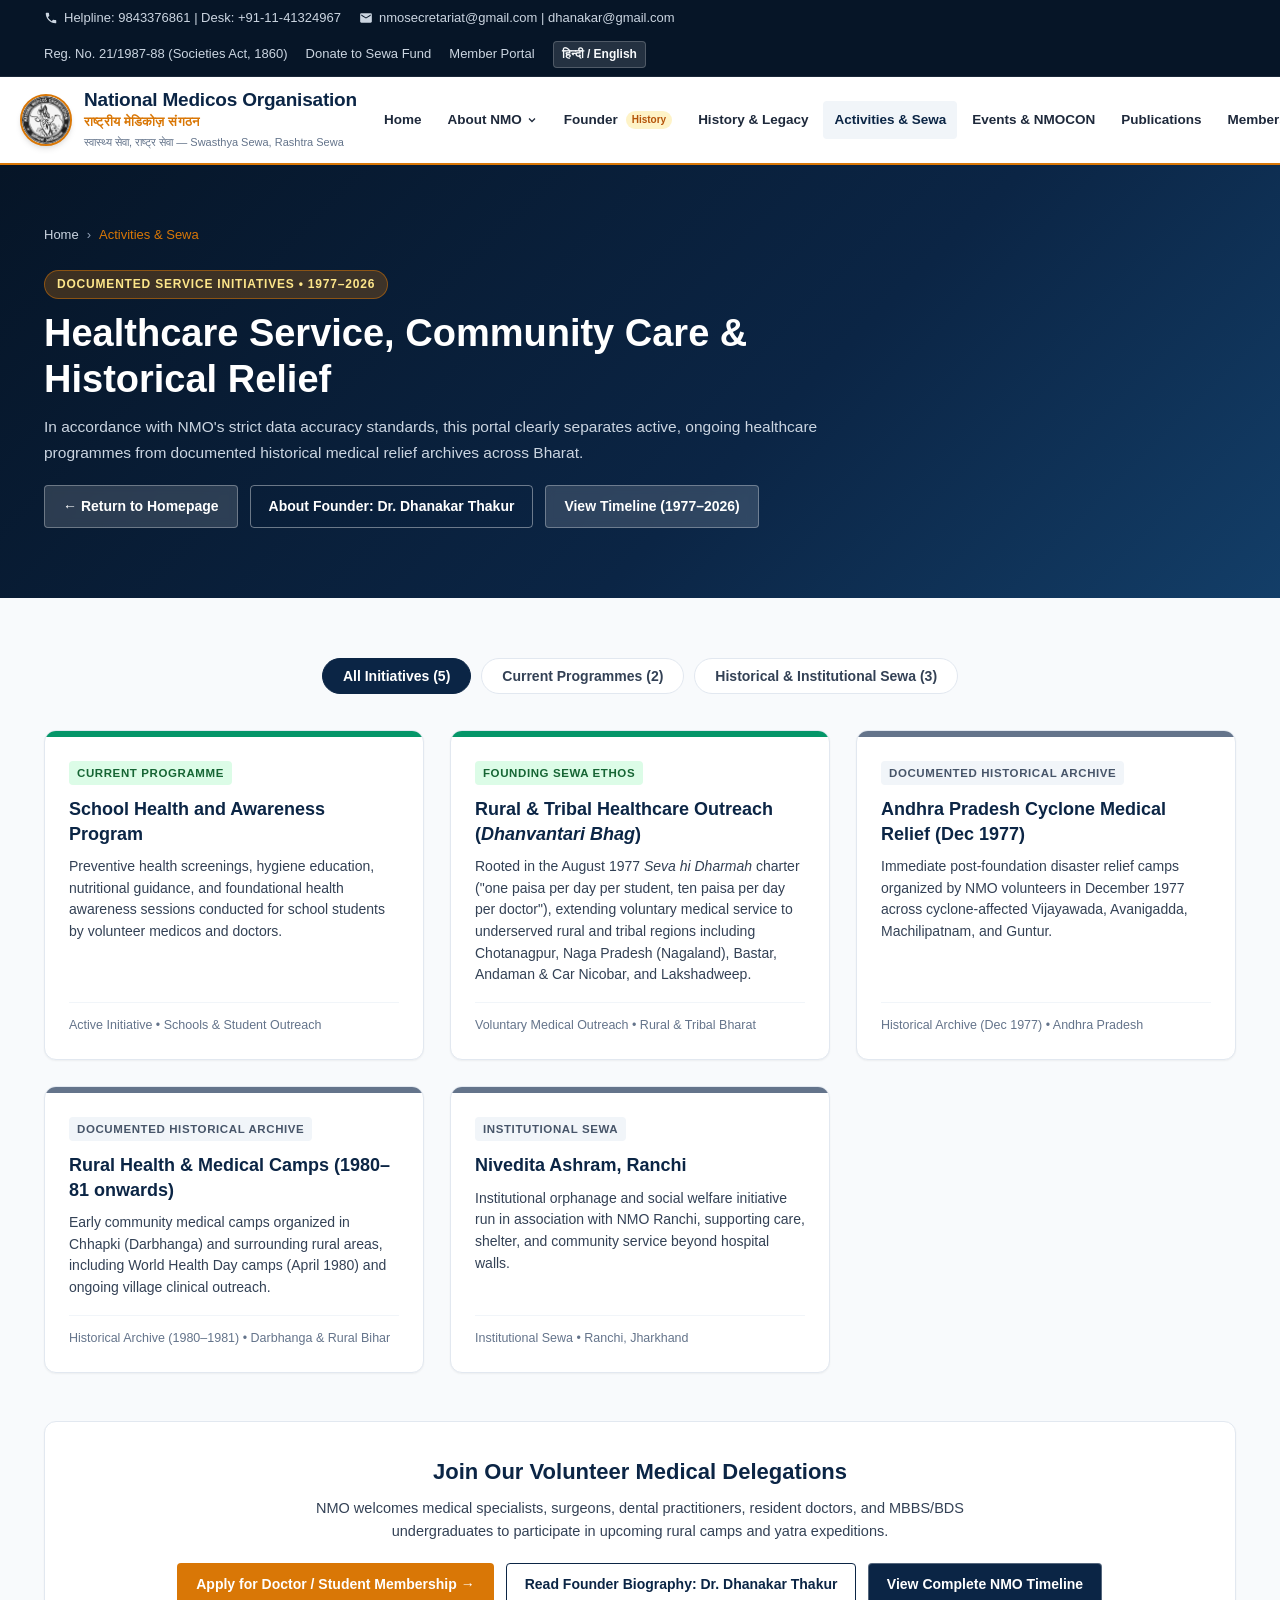
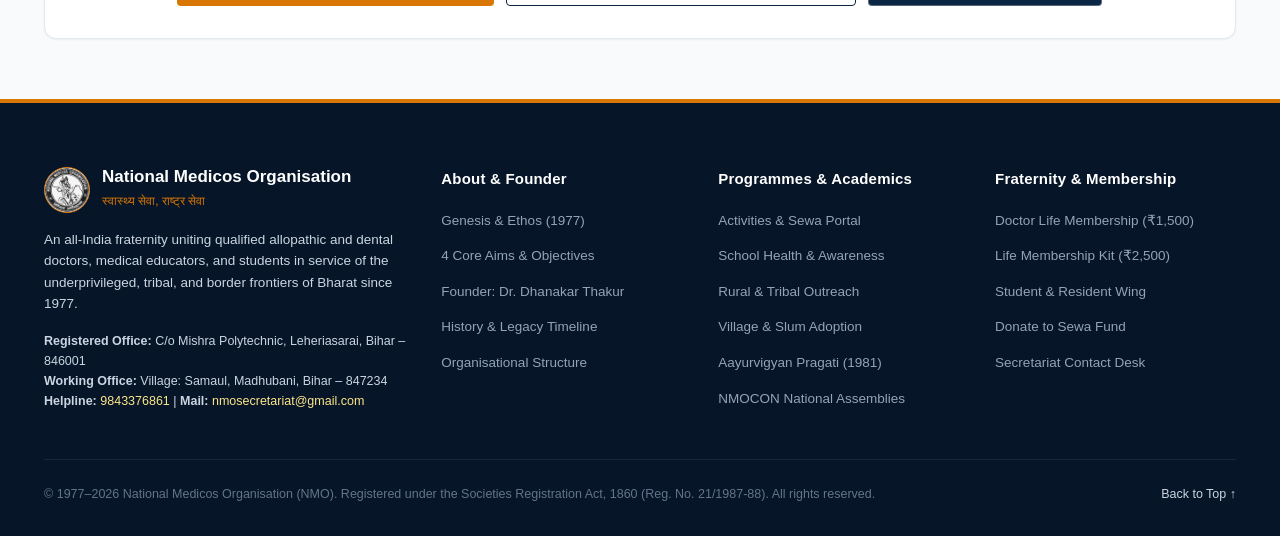
<file: activities.html>
<!DOCTYPE html>
<html lang="en">
<head>
  <meta charset="UTF-8">
  <meta name="viewport" content="width=device-width, initial-scale=1.0">
  <title>Activities & Sewa - National Medicos Organisation (NMO) | Current & Historical Programmes</title>
  <meta name="description" content="Frontline healthcare initiatives of National Medicos Organisation (NMO), distinguishing ongoing current programmes from documented historical archives.">
  <link rel="icon" type="image/png" href="nmo_logo.png">
  <link rel="stylesheet" href="styles.css">
  <style>
/* ==========================================================================
   Universal Reset & Box-Sizing Preconditions
   ========================================================================== */
*, *::before, *::after {
  box-sizing: border-box;
}

html {
  scroll-behavior: smooth;
  -webkit-text-size-adjust: 100%;
}

body {
  margin: 0;
  padding: 0;
  width: 100%;
  overflow-x: hidden;
  position: relative;
}

img {
  max-width: 100%;
  height: auto;
}

/* ==========================================================================
   Navigation Smooth Scroll & Dropdown Enhancements
   ========================================================================== */
html {
  scroll-behavior: smooth;
}

section[id],
div[id].nmocon-gallery-wrapper,
div[id].founder-hero-grid,
div.activity-card[id] {
  scroll-margin-top: 85px;
}

.nav-item.dropdown-open .dropdown-menu {
  opacity: 1;
  visibility: visible;
  transform: translateY(0);
}

.nav-item.dropdown-open .arrow {
  transform: rotate(180deg);
}

:root {
  --primary-navy: #0b2545;
  --primary-navy-dark: #061527;
  --primary-navy-light: #133e68;
  --saffron-accent: #d97706;
  --saffron-hover: #b45309;
  --saffron-subtle: #fef3c7;
  --teal-medical: #0284c7;
  --teal-medical-light: #e0f2fe;
  --emerald-health: #059669;
  --slate-dark: #1e293b;
  --slate-body: #334155;
  --slate-muted: #64748b;
  --slate-border: #e2e8f0;
  --bg-light: #f8fafc;
  --bg-white: #ffffff;
  --font-family: -apple-system, BlinkMacSystemFont, "Segoe UI", Roboto, "Helvetica Neue", Arial, sans-serif;
  --shadow-sm: 0 1px 2px 0 rgba(0, 0, 0, 0.05);
  --shadow-md: 0 4px 6px -1px rgba(0, 0, 0, 0.1), 0 2px 4px -1px rgba(0, 0, 0, 0.06);
  --shadow-lg: 0 10px 15px -3px rgba(0, 0, 0, 0.1), 0 4px 6px -2px rgba(0, 0, 0, 0.05);
  --shadow-xl: 0 20px 25px -5px rgba(0, 0, 0, 0.1), 0 10px 10px -5px rgba(0, 0, 0, 0.04);
  --radius-sm: 4px;
  --radius-md: 8px;
  --radius-lg: 12px;
  --radius-full: 9999px;
  --transition: all 0.25s ease-in-out;
}

* {
  box-sizing: border-box;
  margin: 0;
  padding: 0;
}

html, body {
  overflow-x: hidden;
  width: 100%;
  max-width: 100%;
}

body {
  font-family: var(--font-family);
  color: var(--slate-body);
  background-color: var(--bg-light);
  line-height: 1.6;
  -webkit-font-smoothing: antialiased;
}

a {
  text-decoration: none;
  color: inherit;
}

.container {
  max-width: 1240px;
  margin: 0 auto;
  padding: 0 24px;
  width: 100%;
}

/* Top Utility Bar */
.utility-header {
  background-color: var(--primary-navy-dark);
  color: #cbd5e1;
  font-size: 13px;
  padding: 8px 0;
  border-bottom: 1px solid rgba(255, 255, 255, 0.08);
}
.utility-content {
  display: flex;
  justify-content: space-between;
  align-items: center;
  flex-wrap: wrap;
  gap: 12px;
}
.utility-left, .utility-right {
  display: flex;
  align-items: center;
  gap: 18px;
  flex-wrap: wrap;
}
.utility-item {
  display: inline-flex;
  align-items: center;
  gap: 6px;
  color: #cbd5e1;
}
.utility-item a {
  color: #cbd5e1;
  transition: var(--transition);
}
.utility-item a:hover {
  color: var(--saffron-accent);
}
.lang-badge {
  background: rgba(255, 255, 255, 0.12);
  padding: 3px 8px;
  border-radius: var(--radius-sm);
  cursor: pointer;
  font-weight: 600;
  color: #f8fafc;
  border: 1px solid rgba(255, 255, 255, 0.2);
  font-size: 12px;
}
.lang-badge:hover {
  background: var(--saffron-accent);
}

/* Main Navigation Header */
.main-header {
  background: var(--bg-white);
  box-shadow: var(--shadow-sm);
  position: sticky;
  top: 0;
  z-index: 1000;
  border-bottom: 2px solid var(--saffron-accent);
}
.nav-container {
  display: flex;
  align-items: center;
  justify-content: space-between;
  padding: 12px 0;
  gap: 16px;
}
.brand-block {
  display: flex;
  align-items: center;
  gap: 12px;
  text-decoration: none;
  flex-shrink: 0;
}
.brand-logo-wrap {
  width: 52px;
  height: 52px;
  border-radius: 50%;
  background: #ffffff;
  border: 2px solid var(--saffron-accent);
  box-shadow: var(--shadow-md);
  display: flex;
  align-items: center;
  justify-content: center;
  overflow: hidden;
  flex-shrink: 0;
}
.brand-logo-img {
  width: 100%;
  height: 100%;
  object-fit: contain;
  display: block;
}
.brand-text h1 {
  font-size: 19px;
  font-weight: 800;
  color: var(--primary-navy);
  letter-spacing: -0.2px;
  line-height: 1.2;
}
.brand-text .hindi-sub {
  font-size: 13px;
  font-weight: 700;
  color: var(--saffron-accent);
  letter-spacing: 0.2px;
}
.brand-text .tagline {
  font-size: 11px;
  color: var(--slate-muted);
  font-weight: 500;
  margin-top: 1px;
}

/* Nav Links & Dropdowns */
.nav-menu {
  display: flex;
  align-items: center;
  list-style: none;
  gap: 4px;
  margin: 0;
  padding: 0;
}
.nav-item {
  position: relative;
}
.nav-link {
  padding: 8px 11px;
  font-size: 13.5px;
  font-weight: 600;
  color: var(--slate-dark);
  border-radius: var(--radius-sm);
  display: flex;
  align-items: center;
  gap: 4px;
  transition: var(--transition);
  white-space: nowrap;
}
.nav-link:hover, .nav-item:hover > .nav-link, .nav-link.active {
  color: var(--primary-navy);
  background-color: #f1f5f9;
}
.nav-link svg.arrow {
  width: 12px;
  height: 12px;
  transition: transform 0.2s;
}
.nav-item:hover .nav-link svg.arrow {
  transform: rotate(180deg);
}
.nav-badge {
  display: inline-block;
  padding: 1px 6px;
  font-size: 10px;
  font-weight: 700;
  border-radius: var(--radius-full);
  background: var(--saffron-subtle);
  color: var(--saffron-hover);
  margin-left: 4px;
}
.dropdown-menu {
  position: absolute;
  top: 100%;
  left: 0;
  background: var(--bg-white);
  min-width: 250px;
  box-shadow: var(--shadow-xl);
  border-radius: var(--radius-md);
  border: 1px solid var(--slate-border);
  padding: 8px 0;
  list-style: none;
  opacity: 0;
  visibility: hidden;
  transform: translateY(10px);
  transition: all 0.2s ease-in-out;
  z-index: 100;
}
.nav-item:hover .dropdown-menu {
  opacity: 1;
  visibility: visible;
  transform: translateY(0);
}
.dropdown-item a {
  display: block;
  padding: 9px 18px;
  font-size: 13.5px;
  font-weight: 500;
  color: var(--slate-body);
  transition: var(--transition);
}
.dropdown-item a:hover {
  background: #f8fafc;
  color: var(--saffron-accent);
  padding-left: 22px;
}

/* Nav Actions */
.nav-actions {
  display: flex;
  align-items: center;
  gap: 10px;
  flex-shrink: 0;
}
.btn {
  display: inline-flex;
  align-items: center;
  justify-content: center;
  gap: 8px;
  padding: 9px 18px;
  font-size: 14px;
  font-weight: 600;
  border-radius: var(--radius-sm);
  cursor: pointer;
  border: 1px solid transparent;
  transition: var(--transition);
  text-decoration: none;
  white-space: nowrap;
}
.btn-primary {
  background: var(--saffron-accent);
  color: white;
}
.btn-primary:hover {
  background: var(--saffron-hover);
  color: white;
  transform: translateY(-1px);
  box-shadow: var(--shadow-md);
}
.btn-outline {
  border-color: var(--primary-navy);
  color: var(--primary-navy);
  background: transparent;
}
.btn-outline:hover {
  background: var(--primary-navy);
  color: white;
}
.btn-light {
  background: rgba(255,255,255,0.15);
  color: white;
  backdrop-filter: blur(4px);
  border: 1px solid rgba(255,255,255,0.3);
}
.btn-light:hover {
  background: white;
  color: var(--primary-navy);
}
.btn-search {
  background: transparent;
  border: 1px solid var(--slate-border);
  border-radius: var(--radius-sm);
  width: 38px;
  height: 38px;
  display: flex;
  align-items: center;
  justify-content: center;
  cursor: pointer;
  color: var(--slate-muted);
  transition: var(--transition);
}
.btn-search:hover {
  background: #f1f5f9;
  color: var(--primary-navy);
}
.hamburger-btn {
  display: none;
  background: none;
  border: none;
  cursor: pointer;
  color: var(--primary-navy);
  padding: 6px;
}

/* Mobile Drawer */
.mobile-drawer {
  display: none;
  position: fixed;
  top: 0;
  left: 0;
  width: 100%;
  height: 100%;
  background: rgba(15, 23, 42, 0.75);
  z-index: 10000;
  backdrop-filter: blur(2px);
}
.mobile-drawer.open {
  display: block;
}
.drawer-content {
  width: 82%;
  max-width: 340px;
  height: 100%;
  background: white;
  overflow-y: auto;
  padding: 24px;
  box-shadow: var(--shadow-xl);
}
.drawer-header {
  display: flex;
  justify-content: space-between;
  align-items: center;
  margin-bottom: 20px;
  padding-bottom: 14px;
  border-bottom: 1px solid var(--slate-border);
}
.drawer-nav-list {
  list-style: none;
  display: flex;
  flex-direction: column;
  gap: 10px;
  margin: 0;
  padding: 0;
}
.drawer-nav-item a {
  font-size: 15px;
  font-weight: 600;
  color: var(--slate-dark);
  display: block;
  padding: 8px 0;
  border-bottom: 1px solid #f8fafc;
}
.drawer-nav-item a:hover {
  color: var(--saffron-accent);
}
.drawer-sublist {
  list-style: none;
  padding-left: 14px;
  margin-top: 4px;
  display: flex;
  flex-direction: column;
  gap: 6px;
}
.drawer-sublist a {
  font-size: 13.5px;
  color: var(--slate-body);
  font-weight: 500;
  padding: 4px 0;
}

/* Section Headers */
.section-header {
  text-align: center;
  max-width: 780px;
  margin: 0 auto 48px;
}
.section-badge {
  display: inline-block;
  padding: 5px 14px;
  background: var(--saffron-subtle);
  color: var(--saffron-hover);
  border-radius: var(--radius-full);
  font-size: 12.5px;
  font-weight: 700;
  text-transform: uppercase;
  letter-spacing: 0.8px;
  margin-bottom: 12px;
  border: 1px solid rgba(217, 119, 6, 0.2);
}
.section-badge.blue {
  background: var(--teal-medical-light);
  color: var(--primary-navy);
  border-color: rgba(2, 132, 199, 0.2);
}
.section-title {
  font-size: 32px;
  font-weight: 800;
  color: var(--primary-navy);
  letter-spacing: -0.5px;
  line-height: 1.25;
  margin-bottom: 14px;
}
.section-desc {
  font-size: 16px;
  color: var(--slate-muted);
  line-height: 1.6;
}

/* Hero Section */
.hero-section {
  background: linear-gradient(135deg, #061527 0%, #0b2545 60%, #133e68 100%);
  color: white;
  padding: 72px 0 84px;
  position: relative;
  overflow: hidden;
}
.hero-grid {
  display: grid;
  grid-template-columns: 1.15fr 0.85fr;
  gap: 44px;
  align-items: center;
}
.hero-badge-wrap {
  display: inline-flex;
  align-items: center;
  gap: 8px;
  padding: 6px 14px;
  background: rgba(217, 119, 6, 0.18);
  border: 1px solid rgba(217, 119, 6, 0.4);
  border-radius: var(--radius-full);
  font-size: 13px;
  font-weight: 600;
  color: #fde68a;
  margin-bottom: 20px;
}
.hero-title {
  font-size: 40px;
  font-weight: 800;
  line-height: 1.18;
  letter-spacing: -0.5px;
  margin-bottom: 16px;
}
.hero-subtitle {
  font-size: 18px;
  font-weight: 600;
  color: var(--saffron-accent);
  margin-bottom: 18px;
}
.hero-desc {
  font-size: 15.5px;
  line-height: 1.65;
  color: #cbd5e1;
  margin-bottom: 28px;
}
.hero-ctas {
  display: flex;
  gap: 14px;
  flex-wrap: wrap;
  margin-bottom: 36px;
}
.hero-metrics {
  display: grid;
  grid-template-columns: repeat(4, 1fr);
  gap: 16px;
  border-top: 1px solid rgba(255, 255, 255, 0.12);
  padding-top: 24px;
}
.metric-item h4 {
  font-size: 24px;
  font-weight: 800;
  color: var(--saffron-accent);
}
.metric-item p {
  font-size: 12px;
  color: #94a3b8;
  text-transform: uppercase;
  letter-spacing: 0.5px;
  margin-top: 2px;
}

/* Mankind Mantra Card */
.mantra-card {
  background: rgba(255, 255, 255, 0.05);
  backdrop-filter: blur(12px);
  border: 1px solid rgba(255, 255, 255, 0.15);
  border-radius: var(--radius-lg);
  padding: 30px;
  box-shadow: 0 20px 40px rgba(0, 0, 0, 0.35);
  position: relative;
}
.mantra-card::before {
  content: "";
  position: absolute;
  top: 0;
  left: 0;
  width: 4px;
  height: 100%;
  background: var(--saffron-accent);
  border-top-left-radius: var(--radius-lg);
  border-bottom-left-radius: var(--radius-lg);
}
.mantra-badge {
  display: inline-block;
  font-size: 11.5px;
  font-weight: 700;
  text-transform: uppercase;
  letter-spacing: 1px;
  color: #fde68a;
  margin-bottom: 12px;
}
.mantra-sanskrit {
  font-size: 18px;
  font-weight: 700;
  color: #ffffff;
  line-height: 1.6;
  margin-bottom: 16px;
  border-bottom: 1px solid rgba(255, 255, 255, 0.12);
  padding-bottom: 14px;
  font-family: Georgia, serif;
}
.mantra-hindi {
  font-size: 14.5px;
  color: #e2e8f0;
  margin-bottom: 14px;
  line-height: 1.55;
}
.mantra-english {
  font-size: 13.5px;
  color: #94a3b8;
  font-style: italic;
  line-height: 1.5;
}

/* General Section Styling */
section {
  padding: 72px 0;
}
.bg-white {
  background-color: var(--bg-white);
}
.bg-light {
  background-color: var(--bg-light);
}

/* About Section & Aims */
.about-lead-box {
  background: white;
  border-radius: var(--radius-lg);
  padding: 36px;
  border: 1px solid var(--slate-border);
  box-shadow: var(--shadow-sm);
  margin-bottom: 40px;
}
.about-lead-box h3 {
  font-size: 24px;
  color: var(--primary-navy);
  font-weight: 800;
  margin-bottom: 14px;
}
.aims-grid {
  display: grid;
  grid-template-columns: repeat(2, 1fr);
  gap: 24px;
  margin-bottom: 40px;
}
.aim-card {
  background: white;
  border: 1px solid var(--slate-border);
  border-radius: var(--radius-md);
  padding: 26px;
  transition: var(--transition);
  border-top: 4px solid var(--primary-navy);
}
.aim-card:hover {
  transform: translateY(-3px);
  box-shadow: var(--shadow-lg);
  border-top-color: var(--saffron-accent);
}
.aim-card-header {
  display: flex;
  align-items: center;
  gap: 12px;
  margin-bottom: 12px;
}
.aim-icon-box {
  width: 42px;
  height: 42px;
  border-radius: var(--radius-sm);
  background: #eff6ff;
  color: var(--primary-navy);
  display: flex;
  align-items: center;
  justify-content: center;
  font-weight: 800;
  font-size: 16px;
  flex-shrink: 0;
}
.aim-card h4 {
  font-size: 18px;
  font-weight: 700;
  color: var(--primary-navy);
}
.aim-card p {
  font-size: 14.5px;
  color: var(--slate-body);
  line-height: 1.6;
}

/* Founder Spotlight Card */
.founder-spotlight-card {
  background: linear-gradient(135deg, #061527 0%, #0b2545 60%, #133e68 100%);
  color: white;
  border-radius: var(--radius-lg);
  padding: 36px;
  box-shadow: var(--shadow-lg);
  display: grid;
  grid-template-columns: 240px 1fr;
  gap: 36px;
  align-items: start;
  margin-top: 10px;
  width: 100%;
}
.founder-portrait-frame {
  width: 100%;
  max-width: 240px;
  aspect-ratio: 4 / 5;
  height: auto;
  border-radius: var(--radius-lg);
  border: 4px solid var(--saffron-accent);
  background: #061527;
  box-shadow: 0 15px 30px rgba(0, 0, 0, 0.4);
  overflow: hidden;
  position: relative;
  flex-shrink: 0;
  margin: 0;
  display: block;
}
.founder-portrait-frame img {
  width: 100%;
  height: 100%;
  object-fit: cover;
  object-position: center top;
  display: block;
}
.founder-spotlight-info {
  display: flex;
  flex-direction: column;
  justify-content: flex-start;
  min-width: 0;
  z-index: 1;
  text-align: left;
}
.founder-spotlight-info h3 {
  font-size: 25px;
  font-weight: 800;
  margin-bottom: 4px;
  color: white;
}
.founder-spotlight-info .founder-creds {
  font-size: 14px;
  color: #fde68a;
  font-weight: 600;
  margin-bottom: 12px;
}
.founder-spotlight-info p {
  font-size: 14.5px;
  color: #e2e8f0;
  line-height: 1.6;
  margin-bottom: 20px;
}

/* Timeline Section */
.timeline-wrap {
  position: relative;
  max-width: 960px;
  margin: 0 auto;
  padding: 10px 0;
}
.timeline-phase-header {
  background: var(--primary-navy);
  color: white;
  padding: 14px 24px;
  border-radius: var(--radius-md);
  font-size: 16px;
  font-weight: 700;
  display: flex;
  align-items: center;
  justify-content: space-between;
  margin: 36px 0 24px;
  border-left: 6px solid var(--saffron-accent);
}
.timeline-phase-header:first-of-type {
  margin-top: 0;
}
.timeline-list {
  position: relative;
  padding-left: 32px;
  border-left: 2px solid var(--slate-border);
  display: flex;
  flex-direction: column;
  gap: 22px;
}
.timeline-node {
  position: relative;
}
.timeline-node::before {
  content: "";
  position: absolute;
  left: -39px;
  top: 6px;
  width: 14px;
  height: 14px;
  border-radius: 50%;
  background: var(--saffron-accent);
  border: 3px solid white;
  box-shadow: 0 0 0 2px var(--slate-border);
}
.timeline-node.active::before {
  background: var(--emerald-health);
}
.timeline-card {
  background: white;
  border: 1px solid var(--slate-border);
  border-radius: var(--radius-md);
  padding: 20px 24px;
  box-shadow: var(--shadow-sm);
  transition: var(--transition);
}
.timeline-card:hover {
  box-shadow: var(--shadow-md);
  border-color: #cbd5e1;
}
.timeline-date-badge {
  display: inline-block;
  padding: 3px 10px;
  background: #eff6ff;
  color: var(--teal-medical);
  font-weight: 700;
  font-size: 12.5px;
  border-radius: var(--radius-full);
  margin-bottom: 8px;
}
.timeline-card h4 {
  font-size: 17px;
  font-weight: 700;
  color: var(--primary-navy);
  margin-bottom: 6px;
}
.timeline-card p {
  font-size: 14px;
  color: var(--slate-body);
  line-height: 1.55;
}

/* Activities Section & Tabs */
.filter-tabs {
  display: flex;
  justify-content: center;
  gap: 10px;
  flex-wrap: wrap;
  margin-bottom: 36px;
}
.filter-tab {
  padding: 9px 20px;
  border-radius: var(--radius-full);
  background: white;
  border: 1px solid var(--slate-border);
  font-size: 14px;
  font-weight: 600;
  color: var(--slate-body);
  cursor: pointer;
  transition: var(--transition);
}
.filter-tab:hover, .filter-tab.active {
  background: var(--primary-navy);
  color: white;
  border-color: var(--primary-navy);
}
.activities-grid {
  display: grid;
  grid-template-columns: repeat(3, 1fr);
  gap: 26px;
}
.activity-card {
  background: white;
  border-radius: var(--radius-lg);
  border: 1px solid var(--slate-border);
  overflow: hidden;
  box-shadow: var(--shadow-sm);
  display: flex;
  flex-direction: column;
  transition: var(--transition);
}
.activity-card:hover {
  transform: translateY(-4px);
  box-shadow: var(--shadow-lg);
}
.activity-top-strip {
  height: 6px;
  background: var(--primary-navy);
}
.activity-top-strip.current {
  background: var(--emerald-health);
}
.activity-top-strip.historical {
  background: #64748b;
}
.activity-body {
  padding: 24px;
  display: flex;
  flex-direction: column;
  flex-grow: 1;
}
.activity-tag {
  font-size: 11.5px;
  font-weight: 700;
  text-transform: uppercase;
  letter-spacing: 0.6px;
  padding: 3px 8px;
  border-radius: var(--radius-sm);
  display: inline-block;
  margin-bottom: 12px;
  align-self: flex-start;
}
.activity-tag.tag-current {
  background: #dcfce7;
  color: #166534;
}
.activity-tag.tag-historical {
  background: #f1f5f9;
  color: #475569;
}
.activity-body h4 {
  font-size: 18px;
  font-weight: 700;
  color: var(--primary-navy);
  margin-bottom: 10px;
  line-height: 1.35;
}
.activity-body p {
  font-size: 14px;
  color: var(--slate-body);
  line-height: 1.55;
  margin-bottom: 16px;
  flex-grow: 1;
}
.activity-meta {
  font-size: 12.5px;
  color: var(--slate-muted);
  font-weight: 500;
  border-top: 1px solid #f1f5f9;
  padding-top: 12px;
}

/* Publications Section */
.publications-grid {
  display: grid;
  grid-template-columns: repeat(3, 1fr);
  gap: 26px;
  margin-bottom: 32px;
}
.pub-card {
  background: white;
  border-radius: var(--radius-lg);
  border: 1px solid var(--slate-border);
  padding: 26px;
  box-shadow: var(--shadow-sm);
  transition: var(--transition);
  display: flex;
  flex-direction: column;
}
.pub-card:hover {
  box-shadow: var(--shadow-md);
  border-color: #cbd5e1;
}
.pub-badge {
  font-size: 12px;
  font-weight: 700;
  padding: 4px 10px;
  border-radius: var(--radius-full);
  background: #eff6ff;
  color: var(--primary-navy);
  display: inline-block;
  margin-bottom: 14px;
  align-self: flex-start;
}
.pub-card h4 {
  font-size: 18px;
  font-weight: 700;
  color: var(--primary-navy);
  margin-bottom: 10px;
  line-height: 1.35;
}
.pub-card p {
  font-size: 14px;
  color: var(--slate-body);
  line-height: 1.55;
  margin-bottom: 16px;
  flex-grow: 1;
}

/* Events Section */
.events-layout {
  display: grid;
  grid-template-columns: 1.2fr 0.8fr;
  gap: 28px;
}
.event-featured {
  background: white;
  border-radius: var(--radius-lg);
  border: 1px solid var(--slate-border);
  padding: 32px;
  box-shadow: var(--shadow-sm);
  border-left: 6px solid var(--saffron-accent);
}
.event-side-card {
  background: white;
  border-radius: var(--radius-md);
  border: 1px solid var(--slate-border);
  padding: 22px;
  box-shadow: var(--shadow-sm);
  margin-bottom: 18px;
}

/* Leadership Section */
.leadership-grid {
  display: grid;
  grid-template-columns: repeat(4, 1fr);
  gap: 22px;
}
.leader-card {
  background: white;
  border-radius: var(--radius-md);
  border: 1px solid var(--slate-border);
  padding: 24px;
  text-align: center;
  box-shadow: var(--shadow-sm);
  transition: var(--transition);
}
.leader-card:hover {
  box-shadow: var(--shadow-md);
  transform: translateY(-2px);
}
.leader-avatar-ph {
  width: 76px;
  height: 76px;
  border-radius: 50%;
  background: #eff6ff;
  color: var(--primary-navy);
  font-size: 24px;
  font-weight: 800;
  display: flex;
  align-items: center;
  justify-content: center;
  margin: 0 auto 16px;
  border: 2px solid var(--saffron-accent);
}
.leader-card h4 {
  font-size: 17px;
  font-weight: 700;
  color: var(--primary-navy);
  margin-bottom: 4px;
}
.leader-card .designation {
  font-size: 13.5px;
  color: var(--saffron-accent);
  font-weight: 600;
  margin-bottom: 6px;
}
.leader-card .spec {
  font-size: 12.5px;
  color: var(--slate-muted);
}

/* Membership Section */
.membership-grid {
  display: grid;
  grid-template-columns: repeat(3, 1fr);
  gap: 26px;
}
.member-tier-card {
  background: white;
  border-radius: var(--radius-lg);
  border: 1px solid var(--slate-border);
  padding: 32px 26px;
  box-shadow: var(--shadow-sm);
  display: flex;
  flex-direction: column;
  position: relative;
}
.member-tier-card.featured {
  border: 2px solid var(--saffron-accent);
  box-shadow: var(--shadow-lg);
}
.featured-tag {
  position: absolute;
  top: -12px;
  left: 50%;
  transform: translateX(-50%);
  background: var(--saffron-accent);
  color: white;
  font-size: 11px;
  font-weight: 800;
  text-transform: uppercase;
  padding: 3px 12px;
  border-radius: var(--radius-full);
  letter-spacing: 0.5px;
}
.tier-price {
  font-size: 32px;
  font-weight: 800;
  color: var(--primary-navy);
  margin: 14px 0 16px;
}
.tier-features {
  list-style: none;
  display: flex;
  flex-direction: column;
  gap: 10px;
  margin-bottom: 24px;
  flex-grow: 1;
  padding: 0;
}
.tier-features li {
  font-size: 13.5px;
  color: var(--slate-body);
  display: flex;
  align-items: flex-start;
  gap: 8px;
}

/* Contact Section */
.contact-grid {
  display: grid;
  grid-template-columns: repeat(3, 1fr);
  gap: 24px;
}
.contact-card {
  background: white;
  border-radius: var(--radius-md);
  border: 1px solid var(--slate-border);
  padding: 26px;
  box-shadow: var(--shadow-sm);
}
.contact-card-title {
  font-size: 14px;
  font-weight: 700;
  text-transform: uppercase;
  letter-spacing: 0.6px;
  color: var(--saffron-accent);
  margin-bottom: 12px;
  display: flex;
  align-items: center;
  gap: 8px;
}
.contact-card h4 {
  font-size: 17px;
  font-weight: 700;
  color: var(--primary-navy);
  margin-bottom: 8px;
}
.contact-card p, .contact-card address {
  font-size: 14px;
  color: var(--slate-body);
  line-height: 1.6;
  font-style: normal;
}
.contact-card a {
  color: var(--primary-navy);
  font-weight: 600;
  transition: var(--transition);
}
.contact-card a:hover {
  color: var(--saffron-accent);
}

/* Footer */
.site-footer {
  background: var(--primary-navy-dark);
  color: #94a3b8;
  padding: 64px 0 32px;
  border-top: 4px solid var(--saffron-accent);
}
.footer-grid {
  display: grid;
  grid-template-columns: 1.5fr 1fr 1fr 1fr;
  gap: 36px;
  margin-bottom: 48px;
}
.footer-brand-wrap {
  display: flex;
  align-items: center;
  gap: 12px;
  margin-bottom: 16px;
}
.footer-logo-img {
  width: 46px;
  height: 46px;
  border-radius: 50%;
  background: white;
  object-fit: contain;
  border: 1px solid var(--saffron-accent);
}
.footer-brand h4 {
  color: white;
  font-size: 17px;
  font-weight: 800;
  line-height: 1.2;
}
.footer-brand p {
  font-size: 13.5px;
  color: #cbd5e1;
  line-height: 1.6;
  margin-bottom: 16px;
}
.footer-col h5 {
  color: white;
  font-size: 15px;
  font-weight: 700;
  margin-bottom: 16px;
  letter-spacing: 0.2px;
}
.footer-links {
  list-style: none;
  display: flex;
  flex-direction: column;
  gap: 10px;
  padding: 0;
  margin: 0;
}
.footer-links a {
  color: #94a3b8;
  font-size: 13.5px;
  transition: var(--transition);
}
.footer-links a:hover {
  color: var(--saffron-accent);
  padding-left: 4px;
}
.footer-bottom {
  border-top: 1px solid rgba(255, 255, 255, 0.08);
  padding-top: 24px;
  display: flex;
  justify-content: space-between;
  align-items: center;
  flex-wrap: wrap;
  gap: 16px;
  font-size: 12.5px;
  color: #64748b;
}

/* Modal Dialogs */
.modal-backdrop {
  display: none;
  position: fixed;
  top: 0;
  left: 0;
  width: 100%;
  height: 100%;
  background: rgba(15, 23, 42, 0.75);
  z-index: 20000;
  backdrop-filter: blur(3px);
  align-items: center;
  justify-content: center;
  padding: 20px;
}
.modal-backdrop.open {
  display: flex;
}
.modal-box {
  background: white;
  border-radius: var(--radius-lg);
  max-width: 680px;
  width: 100%;
  max-height: 90vh;
  overflow-y: auto;
  padding: 32px;
  position: relative;
  box-shadow: var(--shadow-xl);
}
.modal-close-btn {
  position: absolute;
  top: 18px;
  right: 18px;
  background: none;
  border: none;
  font-size: 24px;
  color: var(--slate-muted);
  cursor: pointer;
  line-height: 1;
}
.modal-close-btn:hover {
  color: var(--primary-navy);
}
.modal-title {
  font-size: 22px;
  font-weight: 800;
  color: var(--primary-navy);
  margin-bottom: 16px;
  padding-right: 30px;
}
.modal-body {
  font-size: 14.5px;
  color: var(--slate-body);
  line-height: 1.65;
}

/* Search Modal Specifics */
.search-input-wrap {
  display: flex;
  gap: 10px;
  margin-bottom: 16px;
}
.search-field {
  flex-grow: 1;
  padding: 12px 16px;
  border: 1px solid var(--slate-border);
  border-radius: var(--radius-sm);
  font-size: 15px;
  font-family: inherit;
}
.search-results-list {
  max-height: 280px;
  overflow-y: auto;
  border: 1px solid var(--slate-border);
  border-radius: var(--radius-sm);
}
.search-result-item {
  padding: 12px 16px;
  border-bottom: 1px solid #f1f5f9;
  cursor: pointer;
}
.search-result-item:hover {
  background: #f8fafc;
}
.search-result-item h5 {
  font-size: 14.5px;
  color: var(--primary-navy);
  margin-bottom: 2px;
}
.search-result-item p {
  font-size: 12.5px;
  color: var(--slate-muted);
}

/* Founder Page Specific Styles */
.founder-header-banner {
  background: linear-gradient(135deg, #061527 0%, #0b2545 60%, #133e68 100%);
  color: white;
  padding: 60px 0 70px;
}
.breadcrumb {
  display: flex;
  align-items: center;
  gap: 8px;
  font-size: 13px;
  color: #94a3b8;
  margin-bottom: 24px;
}
.breadcrumb a {
  color: #cbd5e1;
}
.breadcrumb a:hover {
  color: var(--saffron-accent);
}
.founder-hero-grid {
  display: grid;
  grid-template-columns: 300px 1fr;
  gap: 48px;
  align-items: start;
  width: 100%;
}
.founder-portrait-frame-large {
  width: 100%;
  max-width: 300px;
  aspect-ratio: 4 / 5;
  height: auto;
  border-radius: var(--radius-lg);
  border: 4px solid var(--saffron-accent);
  background: #061527;
  box-shadow: 0 20px 35px rgba(0, 0, 0, 0.45);
  overflow: hidden;
  position: relative;
  flex-shrink: 0;
  margin: 0;
  display: block;
}
.founder-portrait-frame-large img {
  width: 100%;
  height: 100%;
  object-fit: cover;
  object-position: center top;
  display: block;
}
.founder-hero-info {
  display: flex;
  flex-direction: column;
  justify-content: flex-start;
  min-width: 0;
  z-index: 1;
}
.founder-hero-info h1 {
  font-size: 38px;
  font-weight: 800;
  color: white;
  line-height: 1.2;
  margin-bottom: 8px;
}
.founder-hero-info .lead-role {
  font-size: 18px;
  font-weight: 700;
  color: var(--saffron-accent);
  margin-bottom: 12px;
}
.founder-creds-badge {
  display: inline-block;
  padding: 6px 14px;
  background: rgba(255, 255, 255, 0.1);
  border: 1px solid rgba(255, 255, 255, 0.2);
  border-radius: var(--radius-sm);
  font-size: 13.5px;
  color: #f1f5f9;
  font-weight: 600;
  margin-bottom: 16px;
}
.founder-summary-p {
  font-size: 15.5px;
  line-height: 1.65;
  color: #cbd5e1;
}
.founder-content-section {
  background: white;
  border-radius: var(--radius-lg);
  border: 1px solid var(--slate-border);
  padding: 36px;
  margin-bottom: 32px;
  box-shadow: var(--shadow-sm);
}
.founder-section-heading {
  font-size: 22px;
  font-weight: 800;
  color: var(--primary-navy);
  margin-bottom: 18px;
  display: flex;
  align-items: center;
  gap: 12px;
  border-bottom: 2px solid #f1f5f9;
  padding-bottom: 12px;
}
.founder-section-heading span.num-badge {
  width: 32px;
  height: 32px;
  border-radius: 50%;
  background: var(--saffron-subtle);
  color: var(--saffron-hover);
  display: flex;
  align-items: center;
  justify-content: center;
  font-size: 14px;
  font-weight: 800;
  flex-shrink: 0;
}
.founder-body-text {
  font-size: 15px;
  color: var(--slate-body);
  line-height: 1.7;
  margin-bottom: 16px;
}
.founder-facts-list {
  list-style: none;
  display: flex;
  flex-direction: column;
  gap: 12px;
  margin: 18px 0;
  padding: 0;
}
.founder-facts-list li {
  font-size: 14.5px;
  color: var(--slate-body);
  display: flex;
  align-items: flex-start;
  gap: 10px;
  line-height: 1.55;
}
.founder-facts-list li svg {
  color: var(--emerald-health);
  flex-shrink: 0;
  margin-top: 3px;
}
.verification-box {
  background: #fffbeb;
  border: 1px solid #fde68a;
  border-radius: var(--radius-md);
  padding: 24px;
  margin-top: 36px;
}
.verification-box h4 {
  font-size: 16px;
  font-weight: 700;
  color: #92400e;
  margin-bottom: 8px;
  display: flex;
  align-items: center;
  gap: 8px;
}
.verification-box p {
  font-size: 13.5px;
  color: #78350f;
  line-height: 1.6;
}

/* Responsive Breakpoints */

/* ==========================================================================
   NMOCON 2026 Authentic Photo Gallery & Lightbox Styles
   ========================================================================== */
.nmocon-gallery-wrapper {
  margin-top: 40px;
  background: #f8fafc;
  border: 1px solid var(--slate-border);
  border-radius: var(--radius-lg);
  padding: 32px 28px;
  box-shadow: var(--shadow-sm);
}

.nmocon-gallery-header {
  display: flex;
  justify-content: space-between;
  align-items: flex-start;
  flex-wrap: wrap;
  gap: 16px;
  margin-bottom: 24px;
  border-bottom: 2px solid var(--slate-border);
  padding-bottom: 16px;
}

.nmocon-gallery-header h3 {
  font-size: 22px;
  font-weight: 800;
  color: var(--primary-navy);
  margin: 4px 0 6px;
}

.nmocon-gallery-header p {
  font-size: 14px;
  color: var(--slate-body);
  margin: 0;
}

.nmocon-theme-badge {
  display: inline-flex;
  align-items: center;
  gap: 8px;
  font-size: 13px;
  font-weight: 700;
  color: var(--saffron-accent);
  background: var(--saffron-light);
  border: 1px solid rgba(217, 119, 6, 0.3);
  padding: 6px 14px;
  border-radius: var(--radius-full);
}

.nmocon-filter-tabs {
  display: flex;
  gap: 8px;
  flex-wrap: wrap;
  margin-bottom: 28px;
}

.nmocon-tab-btn {
  background: white;
  color: var(--slate-body);
  border: 1px solid var(--slate-border);
  border-radius: var(--radius-full);
  padding: 8px 16px;
  font-size: 13px;
  font-weight: 600;
  cursor: pointer;
  transition: var(--transition);
  font-family: inherit;
}

.nmocon-tab-btn:hover {
  background: #f1f5f9;
  border-color: var(--primary-navy);
  color: var(--primary-navy);
}

.nmocon-tab-btn.active {
  background: var(--primary-navy);
  color: white;
  border-color: var(--primary-navy);
  box-shadow: var(--shadow-sm);
}

.nmocon-gallery-grid {
  display: grid;
  grid-template-columns: repeat(3, 1fr);
  gap: 24px;
}

.nmocon-photo-card {
  background: white;
  border-radius: var(--radius-md);
  border: 1px solid var(--slate-border);
  overflow: hidden;
  box-shadow: var(--shadow-sm);
  display: flex;
  flex-direction: column;
  transition: var(--transition);
  cursor: pointer;
}

.nmocon-photo-card:hover {
  box-shadow: var(--shadow-lg);
  transform: translateY(-4px);
  border-color: var(--saffron-accent);
}

.nmocon-photo-img-wrap {
  width: 100%;
  aspect-ratio: 16 / 10;
  position: relative;
  overflow: hidden;
  background: var(--primary-navy-dark);
}

.nmocon-photo-img {
  width: 100%;
  height: 100%;
  object-fit: cover;
  object-position: center;
  display: block;
  transition: transform 0.4s ease;
}

.nmocon-photo-card:hover .nmocon-photo-img {
  transform: scale(1.05);
}

.nmocon-photo-badge {
  position: absolute;
  top: 10px;
  left: 10px;
  background: rgba(11, 37, 69, 0.88);
  color: white;
  font-size: 11px;
  font-weight: 700;
  padding: 4px 10px;
  border-radius: var(--radius-sm);
  letter-spacing: 0.3px;
  backdrop-filter: blur(4px);
}

.nmocon-photo-zoom-icon {
  position: absolute;
  top: 10px;
  right: 10px;
  width: 32px;
  height: 32px;
  background: rgba(217, 119, 6, 0.9);
  color: white;
  border-radius: 50%;
  display: flex;
  align-items: center;
  justify-content: center;
  font-size: 14px;
  box-shadow: 0 4px 10px rgba(0,0,0,0.3);
  transition: transform 0.2s ease;
}

.nmocon-photo-card:hover .nmocon-photo-zoom-icon {
  transform: scale(1.15);
}

.nmocon-photo-body {
  padding: 16px 18px;
  display: flex;
  flex-direction: column;
  flex-grow: 1;
}

.nmocon-photo-title {
  font-size: 15px;
  font-weight: 700;
  color: var(--primary-navy);
  margin-bottom: 6px;
  line-height: 1.35;
}

.nmocon-photo-caption {
  font-size: 13px;
  color: var(--slate-body);
  line-height: 1.5;
  margin: 0;
  flex-grow: 1;
}

.nmocon-photo-footer {
  margin-top: 12px;
  padding-top: 10px;
  border-top: 1px solid #f1f5f9;
  display: flex;
  justify-content: space-between;
  align-items: center;
  font-size: 12px;
  color: var(--slate-muted);
}

.nmocon-photo-footer span {
  color: var(--saffron-accent);
  font-weight: 600;
}

/* Lightbox Modal */
.nmocon-lightbox-modal {
  position: fixed;
  inset: 0;
  background: rgba(6, 21, 39, 0.94);
  backdrop-filter: blur(8px);
  z-index: 10000;
  display: none;
  align-items: center;
  justify-content: center;
  padding: 24px;
}

.nmocon-lightbox-dialog {
  position: relative;
  max-width: 1040px;
  width: 100%;
  display: flex;
  flex-direction: column;
  align-items: center;
}

.nmocon-lightbox-close {
  position: absolute;
  top: -44px;
  right: 0;
  background: transparent;
  border: none;
  color: white;
  font-size: 36px;
  line-height: 1;
  cursor: pointer;
  padding: 4px 8px;
  transition: color 0.2s ease;
}

.nmocon-lightbox-close:hover {
  color: var(--saffron-accent);
}

.nmocon-lightbox-main {
  position: relative;
  width: 100%;
  display: flex;
  justify-content: center;
  align-items: center;
}

.nmocon-lightbox-img {
  max-width: 100%;
  max-height: 70vh;
  object-fit: contain;
  border-radius: var(--radius-md);
  box-shadow: 0 25px 50px rgba(0,0,0,0.6);
  border: 1px solid rgba(255,255,255,0.15);
}

.nmocon-lightbox-nav {
  position: absolute;
  top: 50%;
  transform: translateY(-50%);
  background: rgba(11, 37, 69, 0.75);
  color: white;
  border: 1px solid rgba(255,255,255,0.2);
  width: 44px;
  height: 44px;
  border-radius: 50%;
  display: flex;
  align-items: center;
  justify-content: center;
  font-size: 20px;
  cursor: pointer;
  transition: var(--transition);
}

.nmocon-lightbox-nav:hover {
  background: var(--saffron-accent);
  transform: translateY(-50%) scale(1.1);
}

.nmocon-lightbox-prev {
  left: 12px;
}

.nmocon-lightbox-next {
  right: 12px;
}

.nmocon-lightbox-caption-box {
  margin-top: 16px;
  background: rgba(11, 37, 69, 0.85);
  border: 1px solid rgba(255,255,255,0.1);
  padding: 16px 24px;
  border-radius: var(--radius-md);
  width: 100%;
  max-width: 880px;
  text-align: center;
  color: white;
}

.nmocon-lightbox-badge {
  display: inline-block;
  background: var(--saffron-accent);
  color: white;
  font-size: 11px;
  font-weight: 700;
  padding: 3px 10px;
  border-radius: var(--radius-full);
  margin-bottom: 8px;
  text-transform: uppercase;
}

.nmocon-lightbox-title {
  font-size: 17px;
  font-weight: 700;
  margin-bottom: 6px;
  color: white;
}

.nmocon-lightbox-caption {
  font-size: 13.5px;
  color: #cbd5e1;
  line-height: 1.5;
  margin-bottom: 6px;
}

.nmocon-lightbox-counter {
  font-size: 12px;
  color: #94a3b8;
  font-weight: 600;
}

/* ==========================================================================
   Comprehensive Responsive Architecture (320px - 1440px)
   ========================================================================== */

/* --- Tablet Landscape & Medium Desktops (max-width: 1024px) --- */
@media (max-width: 1024px) {
  .container {
    padding: 0 18px;
  }
  .nav-menu {
    gap: 2px;
  }
  .nav-link {
    padding: 7px 9px;
    font-size: 13px;
  }
  .brand-text h1 {
    font-size: 16.5px;
  }
  .brand-logo-wrap {
    width: 46px;
    height: 46px;
  }
  .aims-grid,
  .publications-grid,
  .leadership-grid,
  .activities-grid,
  .membership-grid,
  .contact-grid {
    grid-template-columns: repeat(2, 1fr);
    gap: 18px;
  }
  .footer-grid {
    grid-template-columns: repeat(2, 1fr);
    gap: 28px;
  }
  .hero-grid {
    grid-template-columns: 1fr;
    gap: 32px;
  }
  .founder-hero-grid {
    grid-template-columns: 260px 1fr;
    gap: 32px;
    align-items: start;
    text-align: left;
  }
  .founder-portrait-frame-large {
    max-width: 260px;
    margin: 0;
  }
  .founder-hero-info {
    text-align: left;
  }
  .founder-spotlight-card {
    grid-template-columns: 220px 1fr;
    gap: 24px;
    align-items: start;
    text-align: left;
  }
  .founder-portrait-frame {
    max-width: 220px;
    margin: 0;
  }
  .founder-spotlight-info {
    text-align: left;
  }
  .nmocon-gallery-grid {
    grid-template-columns: repeat(3, 1fr);
    gap: 12px;
  }
  .nmocon-photo-img-wrap {
    height: 160px;
  }
  .nmocon-media-grid {
    grid-template-columns: repeat(2, 1fr);
    gap: 14px;
  }
}

/* --- Tablet Portrait & Large Mobile (max-width: 768px) --- */
@media (max-width: 768px) {
  .nav-menu,
  .nav-actions .btn-primary {
    display: none !important;
  }
  .hamburger-btn {
    display: flex !important;
    align-items: center;
    justify-content: center;
  }
  .utility-left {
    display: none;
  }
  .utility-content {
    justify-content: flex-end;
  }
  .nav-container {
    padding: 8px 0;
    gap: 8px;
  }
  .brand-block {
    gap: 8px;
    min-width: 0;
    flex: 1 1 auto;
    overflow: hidden;
  }
  .brand-logo-wrap {
    width: 42px;
    height: 42px;
    flex-shrink: 0;
  }
  .brand-text {
    min-width: 0;
    flex: 1 1 auto;
    overflow: hidden;
  }
  .brand-text h1 {
    font-size: 15px;
    line-height: 1.2;
    white-space: nowrap;
    overflow: hidden;
    text-overflow: ellipsis;
  }
  .brand-text .hindi-sub {
    font-size: 11.5px;
    white-space: nowrap;
    overflow: hidden;
    text-overflow: ellipsis;
  }
  .brand-text .tagline {
    display: none;
  }
  .hero-title {
    font-size: 28px;
    line-height: 1.25;
  }
  .hero-subtitle {
    font-size: 15px;
  }
  .hero-metrics {
    grid-template-columns: repeat(2, 1fr);
    gap: 10px;
  }
  .events-layout {
    grid-template-columns: 1fr;
    gap: 18px;
  }
  .event-featured {
    padding: 22px 18px;
  }

  /* 1. Objectives Section Single Column on Mobile */
  .aims-grid {
    grid-template-columns: 1fr !important;
    gap: 14px;
    width: 100%;
    box-sizing: border-box;
  }
  .aim-card {
    padding: 18px 16px;
    width: 100%;
    max-width: 100%;
    box-sizing: border-box;
    min-width: 0;
    overflow-wrap: break-word;
    word-break: break-word;
  }
  .aim-card-header {
    display: flex;
    align-items: flex-start;
    gap: 10px;
    width: 100%;
    min-width: 0;
  }
  .aim-icon-box {
    width: 36px;
    height: 36px;
    font-size: 15px;
    flex-shrink: 0;
  }
  .aim-card h4 {
    font-size: 16px;
    line-height: 1.35;
    margin: 0;
    min-width: 0;
    overflow-wrap: break-word;
    word-break: break-word;
  }
  .aim-card p {
    font-size: 13.5px;
    line-height: 1.55;
    margin-top: 8px;
    overflow-wrap: break-word;
    word-break: break-word;
  }

  /* 2. Founder Page Single Column & Responsive Portrait */
  .founder-hero-grid {
    grid-template-columns: 1fr !important;
    gap: 22px;
    text-align: center;
    width: 100%;
    max-width: 100%;
    box-sizing: border-box;
    min-width: 0;
  }
  .founder-portrait-frame-large {
    width: 100%;
    max-width: 240px;
    margin: 0 auto;
    aspect-ratio: 4 / 5;
    height: auto;
    box-sizing: border-box;
  }
  .founder-portrait-frame-large img {
    width: 100%;
    max-width: 100%;
    height: 100%;
    object-fit: cover;
    object-position: center top;
    display: block;
  }
  .founder-hero-info {
    width: 100%;
    max-width: 100%;
    box-sizing: border-box;
    min-width: 0;
    align-items: center;
    text-align: center;
  }
  .founder-hero-info h1 {
    font-size: 28px;
    line-height: 1.25;
    margin-bottom: 6px;
    word-break: break-word;
  }
  .founder-hero-info .lead-role {
    font-size: 15px;
    line-height: 1.4;
    margin-bottom: 10px;
    word-break: break-word;
  }
  .founder-creds-badge {
    width: 100%;
    max-width: 100%;
    box-sizing: border-box;
    font-size: 12px;
    line-height: 1.45;
    padding: 8px 10px;
    white-space: normal;
    word-break: break-word;
    margin-bottom: 12px;
  }
  .founder-summary-p {
    font-size: 14px;
    line-height: 1.6;
    color: #cbd5e1;
  }
  .founder-content-section {
    padding: 24px 18px;
    margin-bottom: 20px;
  }
  .founder-section-heading {
    font-size: 20px;
    line-height: 1.35;
    gap: 8px;
  }
  .founder-facts-list li {
    font-size: 14px;
  }
  .verification-box {
    padding: 18px 14px;
    font-size: 13px;
  }

  /* Founder Spotlight on index.html */
  .founder-spotlight-card {
    grid-template-columns: 1fr !important;
    gap: 20px;
    text-align: center;
    padding: 22px 16px;
    width: 100%;
    max-width: 100%;
    box-sizing: border-box;
    min-width: 0;
  }
  .founder-portrait-frame {
    width: 100%;
    max-width: 200px;
    margin: 0 auto;
    aspect-ratio: 4 / 5;
    box-sizing: border-box;
  }
  .founder-spotlight-info {
    align-items: center;
    text-align: center;
    width: 100%;
    min-width: 0;
  }
  .founder-spotlight-info h3 {
    font-size: 22px;
    line-height: 1.25;
  }

  /* All Other Main Grids Single Column */
  .publications-grid,
  .activities-grid,
  .membership-grid,
  .contact-grid,
  .leadership-grid,
  .footer-grid {
    grid-template-columns: 1fr !important;
    gap: 16px;
  }

  /* NMOCON Gallery 2 Columns on Mobile */
  .nmocon-gallery-grid {
    grid-template-columns: repeat(2, 1fr) !important;
    gap: 10px;
  }
  .nmocon-photo-img-wrap {
    height: 135px;
  }
  .nmocon-gallery-wrapper {
    padding: 18px 14px;
  }
  .nmocon-filter-tabs {
    overflow-x: auto;
    padding-bottom: 6px;
    flex-wrap: nowrap;
    -webkit-overflow-scrolling: touch;
  }
  .nmocon-tab-btn {
    white-space: nowrap;
    font-size: 11.5px;
    padding: 6px 12px;
  }
  .nmocon-photo-body {
    padding: 8px 8px 10px;
  }
  .nmocon-photo-title {
    font-size: 12px;
    line-height: 1.25;
  }
  .nmocon-photo-caption {
    font-size: 11px;
    line-height: 1.35;
    display: -webkit-box;
    -webkit-line-clamp: 3;
    -webkit-box-orient: vertical;
    overflow: hidden;
  }
  .nmocon-lightbox-nav {
    width: 38px;
    height: 38px;
    font-size: 17px;
  }
  .nmocon-lightbox-dialog {
    padding: 0 8px;
  }
  .nmocon-media-grid {
    grid-template-columns: 1fr !important;
    gap: 12px;
  }
  .nmocon-media-coverage-wrapper {
    padding: 16px 14px;
  }
}

/* --- Standard Mobile (max-width: 480px, including 390px - 430px) --- */
@media (max-width: 480px) {
  .container {
    padding: 0 14px;
  }
  .hero-title {
    font-size: 24px;
    line-height: 1.25;
  }
  .hero-subtitle {
    font-size: 14.5px;
    line-height: 1.5;
  }
  .section-title {
    font-size: 23px;
    line-height: 1.3;
  }
  .section-desc {
    font-size: 13.5px;
    line-height: 1.5;
  }
  .hero-metrics {
    grid-template-columns: 1fr;
    gap: 8px;
  }
  .metric-item {
    padding: 12px 14px;
  }
  .hero-ctas {
    flex-direction: column;
    width: 100%;
    gap: 10px;
  }
  .hero-ctas .btn {
    width: 100%;
    justify-content: center;
    text-align: center;
  }
  .timeline-list {
    padding-left: 18px;
  }
  .timeline-node::before {
    left: -24px;
  }
  .timeline-content {
    padding: 14px 12px;
  }
  .aim-card {
    padding: 15px 12px;
  }
  .aim-card h4 {
    font-size: 15px;
  }
  .aim-card p {
    font-size: 13px;
  }
  #about-aims h3 {
    font-size: 19px;
    line-height: 1.3;
    margin-bottom: 16px;
  }
  .founder-portrait-frame-large {
    max-width: 210px;
  }
  .founder-hero-info h1 {
    font-size: 25px;
  }
  .founder-content-section {
    padding: 18px 14px;
  }
  .founder-section-heading {
    font-size: 18px;
  }
  .founder-spotlight-card {
    padding: 18px 12px;
  }
  .nmocon-photo-img-wrap {
    height: 125px;
  }
}

/* --- Compact Mobile Screens (max-width: 360px down to 320px) --- */
@media (max-width: 360px) {
  .container {
    padding: 0 10px;
  }
  .brand-logo-wrap {
    width: 34px;
    height: 34px;
  }
  .brand-text h1 {
    font-size: 12.5px;
  }
  .brand-text .hindi-sub {
    font-size: 9.5px;
  }
  .btn-search {
    width: 30px;
    height: 30px;
  }
  .hamburger-btn {
    width: 34px;
    height: 34px;
    padding: 4px;
  }
  .hero-title {
    font-size: 21px;
  }
  .section-title {
    font-size: 20px;
  }
  .aim-card {
    padding: 12px 10px;
  }
  .aim-card h4 {
    font-size: 14px;
  }
  .aim-card p {
    font-size: 12px;
  }
  .founder-portrait-frame-large {
    max-width: 180px;
  }
  .founder-portrait-frame {
    max-width: 160px;
  }
  .founder-hero-info h1 {
    font-size: 22px;
  }
  .founder-content-section {
    padding: 14px 10px;
  }
  .nmocon-gallery-grid {
    gap: 6px;
  }
  .nmocon-photo-img-wrap {
    height: 110px;
  }
  .nmocon-photo-badge {
    font-size: 8.5px;
    padding: 1px 5px;
  }
  .nmocon-photo-body {
    padding: 6px 4px;
  }
  .nmocon-photo-title {
    font-size: 11px;
  }
  .nmocon-photo-caption {
    font-size: 10px;
  }
}

  
    /* Responsive Data Tables (Leadership & Conference Archive) */
    .nmo-table-wrap {
      width: 100%;
      overflow-x: auto;
      -webkit-overflow-scrolling: touch;
      border: 1px solid var(--slate-border, #e2e8f0);
      border-radius: var(--radius-md, 10px);
      background: #ffffff;
      box-shadow: 0 1px 3px rgba(0, 0, 0, 0.05);
      margin-top: 16px;
    }
    .nmo-data-table {
      width: 100%;
      border-collapse: collapse;
      font-size: 13.5px;
      text-align: left;
      min-width: 560px;
    }
    .nmo-data-table thead th {
      background: var(--primary-navy, #0b2545);
      color: #ffffff;
      font-weight: 700;
      padding: 10px 14px;
      white-space: nowrap;
      border-bottom: 2px solid var(--saffron-accent, #d97706);
    }
    .nmo-data-table tbody td {
      padding: 9px 14px;
      border-bottom: 1px solid var(--slate-border, #e2e8f0);
      color: var(--slate-body, #334155);
      vertical-align: top;
    }
    .nmo-data-table tbody tr:nth-child(even) {
      background: #f8fafc;
    }
    .nmo-data-table tbody tr.current-row {
      background: #fffbeb;
      font-weight: 600;
    }
    .nmo-leadership-archive-box {
      margin-top: 32px;
      background: #ffffff;
      padding: 24px;
      border-radius: var(--radius-md, 10px);
      border: 1px solid var(--slate-border, #e2e8f0);
    }
    @media (max-width: 768px) {
      .nmo-leadership-archive-box {
        padding: 16px;
      }
      .nmo-data-table {
        font-size: 12.5px;
      }
      .nmo-data-table thead th,
      .nmo-data-table tbody td {
        padding: 8px 10px;
      }
    }

  </style>
</head>
<body>

  <!-- Top Utility Bar -->
  <aside class="utility-header" aria-label="Top Utility Bar">
    <div class="container utility-content">
      <div class="utility-left">
        <div class="utility-item">
          <svg width="14" height="14" fill="currentColor" viewBox="0 0 24 24"><path d="M6.62 10.79a15.053 15.053 0 006.59 6.59l2.2-2.2c.27-.27.67-.36 1.02-.24 1.12.37 2.33.57 3.57.57.55 0 1 .45 1 1V20c0 .55-.45 1-1 1-9.39 0-17-7.61-17-17 0-.55.45-1 1-1h3.5c.55 0 1 .45 1 1 0 1.25.2 2.45.57 3.57.11.35.03.74-.25 1.02l-2.2 2.2z"/></svg>
          <span>Helpline: <a href="tel:9843376861">9843376861</a> | Desk: <a href="tel:+911141324967">+91-11-41324967</a></span>
        </div>
        <div class="utility-item">
          <svg width="14" height="14" fill="currentColor" viewBox="0 0 24 24"><path d="M20 4H4c-1.1 0-1.99.9-1.99 2L2 18c0 1.1.9 2 2 2h16c1.1 0 2-.9 2-2V6c0-1.1-.9-2-2-2zm0 4l-8 5-8-5V6l8 5 8-5v2z"/></svg>
          <span><a href="mailto:nmosecretariat@gmail.com">nmosecretariat@gmail.com</a> | <a href="mailto:dhanakar@gmail.com">dhanakar@gmail.com</a></span>
        </div>
      </div>
      <div class="utility-right">
        <div class="utility-item">
          <span>Reg. No. 21/1987-88 (Societies Act, 1860)</span>
        </div>
        <div class="utility-item">
          <a href="javascript:void(0)" onclick="openModal('donateModal'); return false;">Donate to Sewa Fund</a>
        </div>
        <div class="utility-item">
          <a href="index.html#membership">Member Portal</a>
        </div>
        <span class="lang-badge" id="lang-toggle-btn" onclick="toggleLanguage()">हिन्दी / English</span>
      </div>
    </div>
  </aside>

  <!-- Main Navigation Header -->
  <header class="main-header" role="banner">
    <div class="container nav-container">
      <a href="index.html" class="brand-block" aria-label="NMO Home">
        <div class="brand-logo-wrap">
          <img src="nmo_logo.png" alt="NMO Official Logo" class="brand-logo-img" onerror="this.onerror=null; this.src=nmoLogoFallback;">
        </div>
        <div class="brand-text">
          <h1 id="brand-title">National Medicos Organisation</h1>
          <div class="hindi-sub" id="brand-hindi">राष्ट्रीय मेडिकोज़ संगठन</div>
          <div class="tagline" id="brand-motto">स्वास्थ्य सेवा, राष्ट्र सेवा — Swasthya Sewa, Rashtra Sewa</div>
        </div>
      </a>

      <!-- Desktop Navigation Menu -->
      <nav aria-label="Main Navigation">
        <ul class="nav-menu">
          <li class="nav-item">
            <a href="index.html" class="nav-link ">Home</a>
          </li>
          <li class="nav-item">
            <a href="index.html#about" class="nav-link">
              About NMO
              <svg class="arrow" viewBox="0 0 24 24" fill="none" stroke="currentColor" stroke-width="2.5"><polyline points="6 9 12 15 18 9"></polyline></svg>
            </a>
            <ul class="dropdown-menu">
              <li class="dropdown-item"><a href="index.html#about">Genesis & Ethos (1977)</a></li>
              <li class="dropdown-item"><a href="index.html#about-aims">4 Core Aims & Objectives</a></li>
              <li class="dropdown-item"><a href="founder.html"><strong>About Founder: Dr. Dhanakar Thakur</strong></a></li>
              <li class="dropdown-item"><a href="index.html#leadership">Organisational Structure & Units</a></li>
              <li class="dropdown-item"><a href="javascript:void(0)" onclick="openModal('zonalModal'); return false;">State & Zonal Units (6 Zones)</a></li>
              <li class="dropdown-item"><a href="javascript:void(0)" onclick="openModal('constitutionModal'); return false;">Constitution & Objectives</a></li>
            </ul>
          </li>
          <li class="nav-item">
            <a href="founder.html" class="nav-link ">
              Founder <span class="nav-badge">History</span>
            </a>
          </li>
          <li class="nav-item">
            <a href="index.html#timeline" class="nav-link">History & Legacy</a>
          </li>
          <li class="nav-item">
            <a href="activities.html" class="nav-link active">Activities & Sewa</a>
          </li>
          <li class="nav-item">
            <a href="index.html#events" class="nav-link">Events & NMOCON</a>
          </li>
          <li class="nav-item">
            <a href="index.html#publications" class="nav-link">Publications</a>
          </li>
          <li class="nav-item">
            <a href="index.html#membership" class="nav-link">Membership</a>
          </li>
          <li class="nav-item">
            <a href="index.html#contact" class="nav-link">Contact</a>
          </li>
        </ul>
      </nav>

      <!-- Nav Actions -->
      <div class="nav-actions">
        <button class="btn-search" title="Search NMO Content" onclick="openModal('searchModal')" aria-label="Search">
          <svg width="18" height="18" fill="none" stroke="currentColor" stroke-width="2" viewBox="0 0 24 24"><circle cx="11" cy="11" r="8"></circle><line x1="21" y1="21" x2="16.65" y2="16.65"></line></svg>
        </button>
        <a href="index.html#membership" class="btn btn-primary">Become a Member</a>
        <button class="hamburger-btn" onclick="toggleMobileDrawer()" aria-label="Open Mobile Menu">
          <svg width="24" height="24" fill="none" stroke="currentColor" stroke-width="2.5" viewBox="0 0 24 24"><line x1="3" y1="12" x2="21" y2="12"></line><line x1="3" y1="6" x2="21" y2="6"></line><line x1="3" y1="18" x2="21" y2="18"></line></svg>
        </button>
      </div>
    </div>
  </header>

  <!-- Mobile Drawer -->
  <div class="mobile-drawer" id="mobileDrawer" onclick="closeDrawerOutside(event)">
    <div class="drawer-content">
      <div class="drawer-header">
        <div style="display:flex;align-items:center;gap:10px;">
          <img src="nmo_logo.png" alt="NMO Logo" style="width:36px;height:36px;border-radius:50%;" onerror="this.onerror=null; this.src=nmoLogoFallback;">
          <strong style="color:var(--primary-navy);font-size:15px;">NMO India</strong>
        </div>
        <button style="background:none;border:none;font-size:24px;cursor:pointer;" onclick="toggleMobileDrawer()">&times;</button>
      </div>
      <ul class="drawer-nav-list">
        <li class="drawer-nav-item"><a href="index.html" onclick="toggleMobileDrawer()">Home</a></li>
        <li class="drawer-nav-item">
          <a href="index.html#about" onclick="toggleMobileDrawer()">About NMO</a>
          <ul class="drawer-sublist">
            <li><a href="index.html#about" onclick="toggleMobileDrawer()">Genesis & Ethos</a></li>
            <li><a href="index.html#about-aims" onclick="toggleMobileDrawer()">4 Core Objectives</a></li>
            <li><a href="founder.html" onclick="toggleMobileDrawer()">Founder: Dr. Dhanakar Thakur</a></li>
            <li><a href="index.html#leadership" onclick="toggleMobileDrawer()">Organisational Structure</a></li>
          </ul>
        </li>
        <li class="drawer-nav-item"><a href="founder.html" onclick="toggleMobileDrawer()">About Founder</a></li>
        <li class="drawer-nav-item"><a href="index.html#timeline" onclick="toggleMobileDrawer()">History & Timeline</a></li>
        <li class="drawer-nav-item"><a href="activities.html" onclick="toggleMobileDrawer()">Activities & Sewa</a></li>
        <li class="drawer-nav-item"><a href="index.html#events" onclick="toggleMobileDrawer()">Events & Assemblies</a></li>
        <li class="drawer-nav-item"><a href="index.html#publications" onclick="toggleMobileDrawer()">Publications & Journal</a></li>
        <li class="drawer-nav-item"><a href="index.html#membership" onclick="toggleMobileDrawer()">Membership Portal</a></li>
        <li class="drawer-nav-item"><a href="index.html#contact" onclick="toggleMobileDrawer()">Contact Secretariat</a></li>
      </ul>
      <div style="margin-top:24px;padding-top:16px;border-top:1px solid var(--slate-border);">
        <p style="font-size:13px;color:var(--slate-muted);margin-bottom:8px;">Emergency Contact:</p>
        <p style="font-size:14px;font-weight:700;color:var(--primary-navy);"><a href="tel:9843376861">9843376861</a></p>
        <p style="font-size:13px;color:var(--slate-body);margin-top:6px;"><a href="mailto:nmosecretariat@gmail.com">nmosecretariat@gmail.com</a></p>
      </div>
    </div>
  </div>

  <!-- Main Content: Activities & Sewa -->
  <main id="main-content">
    
    <!-- Hero Banner -->
    <section class="founder-header-banner">
      <div class="container">
        <nav class="breadcrumb" aria-label="Breadcrumb">
          <a href="index.html">Home</a> &rsaquo; 
          <span style="color:var(--saffron-accent);">Activities & Sewa</span>
        </nav>
        <div style="max-width:820px;">
          <div style="display:inline-flex;align-items:center;gap:8px;padding:4px 12px;background:rgba(217,119,6,0.25);border:1px solid rgba(217,119,6,0.5);border-radius:var(--radius-full);font-size:12px;font-weight:700;color:#fde68a;margin-bottom:12px;text-transform:uppercase;letter-spacing:0.8px;">
            Documented Service Initiatives &bull; 1977–2026
          </div>
          <h1 style="font-size:38px;font-weight:800;color:white;line-height:1.2;margin-bottom:12px;">
            Healthcare Service, Community Care & Historical Relief
          </h1>
          <p class="founder-summary-p">
            In accordance with NMO's strict data accuracy standards, this portal clearly separates active, ongoing healthcare programmes from documented historical medical relief archives across Bharat.
          </p>
          <div style="margin-top:20px;display:flex;gap:12px;flex-wrap:wrap;">
            <a href="index.html" class="btn btn-light">&larr; Return to Homepage</a>
            <a href="founder.html" class="btn btn-outline" style="border-color:rgba(255,255,255,0.4);color:white;">About Founder: Dr. Dhanakar Thakur</a>
            <a href="index.html#timeline" class="btn btn-light">View Timeline (1977–2026)</a>
          </div>
        </div>
      </div>
    </section>

    <!-- Activities Grid Section -->
    <section class="bg-light" style="padding:60px 0;">
      <div class="container">

                <!-- Category Filter Tabs -->
        <div class="filter-tabs">
          <button class="filter-tab active" onclick="filterActivities('all', this)">All Initiatives (5)</button>
          <button class="filter-tab" onclick="filterActivities('current', this)">Current Programmes (2)</button>
          <button class="filter-tab" onclick="filterActivities('historical', this)">Historical &amp; Institutional Sewa (3)</button>
        </div>

        <div class="activities-grid" id="activitiesGrid">

          <!-- 1: School Health and Awareness Program -->
          <div class="activity-card" data-category="current">
            <div class="activity-top-strip current"></div>
            <div class="activity-body">
              <span class="activity-tag tag-current">Current Programme</span>
              <h4 id="school-health">School Health and Awareness Program</h4>
              <p>
                Preventive health screenings, hygiene education, nutritional guidance, and foundational health awareness sessions conducted for school students by volunteer medicos and doctors.
              </p>
              <div class="activity-meta">Active Initiative &bull; Schools &amp; Student Outreach</div>
            </div>
          </div>

          <!-- 2: Rural & Tribal Healthcare Outreach (Dhanvantari Bhag) -->
          <div class="activity-card" data-category="current">
            <div class="activity-top-strip current"></div>
            <div class="activity-body">
              <span class="activity-tag tag-current">Founding Sewa Ethos</span>
              <h4 id="rural-tribal-outreach">Rural &amp; Tribal Healthcare Outreach (<em>Dhanvantari Bhag</em>)</h4>
              <p>
                Rooted in the August 1977 <em>Seva hi Dharmah</em> charter ("one paisa per day per student, ten paisa per day per doctor"), extending voluntary medical service to underserved rural and tribal regions including Chotanagpur, Naga Pradesh (Nagaland), Bastar, Andaman &amp; Car Nicobar, and Lakshadweep.
              </p>
              <div class="activity-meta">Voluntary Medical Outreach &bull; Rural &amp; Tribal Bharat</div>
            </div>
          </div>

          <!-- 3: Andhra Pradesh Cyclone Medical Relief (Dec 1977) -->
          <div class="activity-card" data-category="historical">
            <div class="activity-top-strip historical"></div>
            <div class="activity-body">
              <span class="activity-tag tag-historical">Documented Historical Archive</span>
              <h4 id="cyclone-relief">Andhra Pradesh Cyclone Medical Relief (Dec 1977)</h4>
              <p>
                Immediate post-foundation disaster relief camps organized by NMO volunteers in December 1977 across cyclone-affected Vijayawada, Avanigadda, Machilipatnam, and Guntur.
              </p>
              <div class="activity-meta">Historical Archive (Dec 1977) &bull; Andhra Pradesh</div>
            </div>
          </div>

          <!-- 4: Rural Health & Medical Camps (Chhapki, 1980–81) -->
          <div class="activity-card" data-category="historical">
            <div class="activity-top-strip historical"></div>
            <div class="activity-body">
              <span class="activity-tag tag-historical">Documented Historical Archive</span>
              <h4 id="rural-camps">Rural Health &amp; Medical Camps (1980–81 onwards)</h4>
              <p>
                Early community medical camps organized in Chhapki (Darbhanga) and surrounding rural areas, including World Health Day camps (April 1980) and ongoing village clinical outreach.
              </p>
              <div class="activity-meta">Historical Archive (1980–1981) &bull; Darbhanga &amp; Rural Bihar</div>
            </div>
          </div>

          <!-- 5: Nivedita Ashram, Ranchi -->
          <div class="activity-card" data-category="historical">
            <div class="activity-top-strip historical"></div>
            <div class="activity-body">
              <span class="activity-tag tag-historical">Institutional Sewa</span>
              <h4 id="nivedita-ashram">Nivedita Ashram, Ranchi</h4>
              <p>
                Institutional orphanage and social welfare initiative run in association with NMO Ranchi, supporting care, shelter, and community service beyond hospital walls.
              </p>
              <div class="activity-meta">Institutional Sewa &bull; Ranchi, Jharkhand</div>
            </div>
          </div>

        </div>

        <!-- Cross-Page Navigation Banner -->
        <div style="margin-top:48px;background:white;border:1px solid var(--slate-border);border-radius:var(--radius-lg);padding:32px;box-shadow:var(--shadow-sm);text-align:center;">
          <h3 style="font-size:22px;font-weight:800;color:var(--primary-navy);margin-bottom:8px;">
            Join Our Volunteer Medical Delegations
          </h3>
          <p style="font-size:14.5px;color:var(--slate-body);max-width:720px;margin:0 auto 20px;">
            NMO welcomes medical specialists, surgeons, dental practitioners, resident doctors, and MBBS/BDS undergraduates to participate in upcoming rural camps and yatra expeditions.
          </p>
          <div style="display:flex;gap:12px;flex-wrap:wrap;justify-content:center;">
            <a href="index.html#membership" class="btn btn-primary">Apply for Doctor / Student Membership &rarr;</a>
            <a href="founder.html" class="btn btn-outline">Read Founder Biography: Dr. Dhanakar Thakur</a>
            <a href="index.html#timeline" class="btn btn-light" style="background:var(--primary-navy);color:white;">View Complete NMO Timeline</a>
          </div>
        </div>

      </div>
    </section>

  </main>

  <!-- Institutional Footer -->
  <footer class="site-footer" role="contentinfo">
    <div class="container">
      <div class="footer-grid">
        <div class="footer-brand">
          <div class="footer-brand-wrap">
            <img src="nmo_logo.png" alt="NMO Official Logo" class="footer-logo-img" onerror="this.onerror=null; this.src=nmoLogoFallback;">
            <div>
              <h4>National Medicos Organisation</h4>
              <span style="font-size:12px;color:var(--saffron-accent);">स्वास्थ्य सेवा, राष्ट्र सेवा</span>
            </div>
          </div>
          <p>
            An all-India fraternity uniting qualified allopathic and dental doctors, medical educators, and students in service of the underprivileged, tribal, and border frontiers of Bharat since 1977.
          </p>
          <div style="font-size:12.5px;color:#cbd5e1;line-height:1.6;">
            <strong>Registered Office:</strong> C/o Mishra Polytechnic, Leheriasarai, Bihar – 846001<br>
            <strong>Working Office:</strong> Village: Samaul, Madhubani, Bihar – 847234<br>
            <strong>Helpline:</strong> <a href="tel:9843376861" style="color:#fde68a;">9843376861</a> | <strong>Mail:</strong> <a href="mailto:nmosecretariat@gmail.com" style="color:#fde68a;">nmosecretariat@gmail.com</a>
          </div>
        </div>

        <div class="footer-col">
          <h5>About & Founder</h5>
          <ul class="footer-links">
            <li><a href="index.html#about">Genesis & Ethos (1977)</a></li>
            <li><a href="index.html#about-aims">4 Core Aims & Objectives</a></li>
            <li><a href="founder.html">Founder: Dr. Dhanakar Thakur</a></li>
            <li><a href="index.html#timeline">History & Legacy Timeline</a></li>
            <li><a href="index.html#leadership">Organisational Structure</a></li>
          </ul>
        </div>

        <div class="footer-col">
          <h5>Programmes & Academics</h5>
          <ul class="footer-links">
            <li><a href="activities.html">Activities & Sewa Portal</a></li>
            <li><a href="activities.html#school-health">School Health &amp; Awareness</a></li>
            <li><a href="activities.html#rural-tribal-outreach">Rural &amp; Tribal Outreach</a></li>
            <li><a href="activities.html#cyclone-relief">Village & Slum Adoption</a></li>
            <li><a href="index.html#publications">Aayurvigyan Pragati (1981)</a></li>
            <li><a href="index.html#events">NMOCON National Assemblies</a></li>
          </ul>
        </div>

        <div class="footer-col">
          <h5>Fraternity & Membership</h5>
          <ul class="footer-links">
            <li><a href="index.html#membership">Doctor Life Membership (₹1,500)</a></li>
            <li><a href="index.html#membership">Life Membership Kit (₹2,500)</a></li>
            <li><a href="index.html#membership">Student & Resident Wing</a></li>
            <li><a href="index.html#contact" onclick="openModal('donateModal')">Donate to Sewa Fund</a></li>
            <li><a href="index.html#contact">Secretariat Contact Desk</a></li>
          </ul>
        </div>
      </div>

      <div class="footer-bottom">
        <div>
          &copy; 1977–2026 National Medicos Organisation (NMO). Registered under the Societies Registration Act, 1860 (Reg. No. 21/1987-88). All rights reserved.
        </div>
        <div>
          <a href="#" onclick="window.scrollTo({top:0,behavior:'smooth'});return false;" style="color:#cbd5e1;display:inline-flex;align-items:center;gap:4px;">
            Back to Top &uarr;
          </a>
        </div>
      </div>
    </div>
  </footer>

  <!-- Generic Modal System -->
  <div class="modal-backdrop" id="genericModal" onclick="closeModalOnBackdrop(event)">
    <div class="modal-box">
      <button class="modal-close-btn" onclick="closeModal()" aria-label="Close Modal">&times;</button>
      <h3 class="modal-title" id="modalTitle">Information</h3>
      <div class="modal-body" id="modalBody"></div>
    </div>
  </div>

  <script>
    // Infallible Base64 Logo Fallback
    const nmoLogoFallback = "[data-uri]";

    document.addEventListener("DOMContentLoaded", function() {
      const imgs = document.querySelectorAll("img[src='nmo_logo.png']");
      imgs.forEach(img => {
        img.onerror = function() {
          this.onerror = null;
          this.src = nmoLogoFallback;
        };
      });
    });

    // Mobile Drawer
    function toggleMobileDrawer() {
      const drawer = document.getElementById('mobileDrawer');
      drawer.classList.toggle('open');
    }
    function closeDrawerOutside(e) {
      if (e.target.id === 'mobileDrawer') {
        toggleMobileDrawer();
      }
    }

    // Language Toggle
    let currentLang = 'en';
    function toggleLanguage() {
      const btn = document.getElementById('lang-toggle-btn');
      const brandTitle = document.getElementById('brand-title');
      const brandHindi = document.getElementById('brand-hindi');

      if (currentLang === 'en') {
        currentLang = 'hi';
        btn.innerText = 'English / हिन्दी';
        brandTitle.innerText = 'राष्ट्रीय मेडिकोज़ संगठन';
        brandHindi.innerText = 'National Medicos Organisation';
      } else {
        currentLang = 'en';
        btn.innerText = 'हिन्दी / English';
        brandTitle.innerText = 'National Medicos Organisation';
        brandHindi.innerText = 'राष्ट्रीय मेडिकोज़ संगठन';
      }
    }

    // Activity Filtering
    function filterActivities(category, btn) {
      document.querySelectorAll('.filter-tab').forEach(b => b.classList.remove('active'));
      if (btn) btn.classList.add('active');
      const cards = document.querySelectorAll('.activity-card');
      cards.forEach(card => {
        const cats = card.getAttribute('data-category').split(' ');
        if (category === 'all' || cats.includes(category)) {
          card.style.display = 'flex';
        } else {
          card.style.display = 'none';
        }
      });
    }

    // Modal System
    const modalData = {
      donateModal: {
        title: 'Contribute to NMO National Sewa Fund',
        body: `
          <p>Your contributions empower free tribal medical camps, diagnostic camps, and rural medicine supply in remote regions across Bharat.</p>
          <div style="background:#f8fafc;padding:16px;border-radius:6px;margin:16px 0;border:1px solid #e2e8f0;">
            <p><strong>Account Name:</strong> National Medicos Organisation</p>
            <p><strong>Bank:</strong> State Bank of India</p>
            <p><strong>Official Secretariat Contact:</strong> nmosecretariat@gmail.com | 9843376861</p>
            <p><strong>Registration:</strong> Societies Registration Act 1860 (Reg No. 21/1987-88)</p>
          </div>
          <p style="font-size:13px;color:#64748b;">All donations support non-profit clinical missions including the Dhanvantari Sewa Yatra and village adoptions.</p>
        `
      },
      zonalModal: {
        title: 'NMO Zonal Structure & Campus Units',
        body: `
          <p>NMO operates across six administrative zones coordinating collegiate chapters and state units:</p>
          <ul style="margin:12px 0 12px 20px;line-height:1.8;">
            <li><strong>North Zone:</strong> Delhi, Punjab, Haryana, Himachal Pradesh, Jammu & Kashmir, Ladakh.</li>
            <li><strong>East Zone:</strong> Bihar, Jharkhand, West Bengal, Odisha.</li>
            <li><strong>Central Zone:</strong> Uttar Pradesh, Uttarakhand, Madhya Pradesh, Chhattisgarh.</li>
            <li><strong>West Zone:</strong> Rajasthan, Gujarat, Maharashtra, Goa.</li>
            <li><strong>South Zone:</strong> Karnataka, Andhra Pradesh, Telangana, Tamil Nadu, Kerala.</li>
            <li><strong>North-East Zone:</strong> Assam, Arunachal Pradesh, Meghalaya, Manipur, Mizoram, Nagaland, Tripura, Sikkim.</li>
          </ul>
        `
      },
      constitutionModal: {
        title: 'NMO Constitution & 12 Aims of Association',
        body: `
          <p>Formulated under the Societies Registration Act, 1860 (Reg. No. 21/1987-88):</p>
          <ol style="margin:14px 0 14px 20px;line-height:1.7;font-size:13.5px;">
            <li>To organize medical, dental students, doctors, and educators on a national platform.</li>
            <li>To utilize medical knowledge for solving health distress of rural and tribal populations.</li>
            <li>To satisfy the basic professional and welfare needs of medicos and guide them in professional challenges.</li>
            <li>To develop national character, patriotism, and moral discipline among healthcare workers.</li>
            <li>To promote a progressive outlook along with love for the cultural heritage of the land.</li>
            <li>To foster mutual harmony, tolerance, and brotherhood across all sections of society.</li>
            <li>To promote an elevated academic and ethical environment in medical colleges.</li>
            <li>To reorganise medical education in the comprehensive context of national reconstruction.</li>
          </ol>
        `
      },
      historyModal: {
        title: 'Genesis of National Medicos Organisation (1977)',
        body: `
          <p><strong>Conceived:</strong> August 8, 1977 at Village Samaul (Madhubani, Bihar) by Dr. Dhanakar Thakur.</p>
          <p style="margin-top:10px;"><strong>Foundation Assembly:</strong> November 5, 1977 at Varanasi with ~40 medical students and senior faculty.</p>
          <p style="margin-top:10px;"><strong>Preamble:</strong> Authored on August 14, 1977 at Darbhanga Medical College Boys' Hostel.</p>
          <p style="margin-top:10px;">For the complete biographical and historical chronicle, visit the <a href="founder.html" style="color:var(--saffron-accent);font-weight:700;">Dedicated Founder Page &rarr;</a></p>
        `
      },
      nmoconModal: {
        title: 'NMOCON 2026 — National Conference',
        body: `
          <p>NMOCON is the biennial national conference of the National Medicos Organisation, convening medical educators, clinicians, and medicos across Bharat.</p>
          <div style="background:#f8fafc;padding:16px;border-radius:6px;margin:16px 0;border:1px solid #e2e8f0;font-size:14px;line-height:1.7;">
            <p><strong>Conference:</strong> NMOCON 2026 (National Conference)</p>
            <p><strong>Dates:</strong> 28 February – 1 March 2026</p>
            <p><strong>Venue:</strong> Medinirai Medical College, Medininagar (Daltonganj), Palamu, Jharkhand</p>
            <p><strong>Theme:</strong> Medical Education &bull; Clinical Excellence &bull; Ethical Practice</p>
          </div>
          <p style="font-size:13.5px;color:#64748b;">Deliberations focused on rural healthcare expansion, academic paper presentations, student awards, and medical ethics under the motto <em>Swasthya Sewa, Rashtra Sewa</em>.</p>
          <div style="margin-top:16px;">
            <a href="#nmocon-gallery" onclick="closeModal()" class="btn btn-primary" style="font-size:13px;padding:8px 16px;">View Conference Photo Gallery &darr;</a>
          </div>
        `
      },
      abhyasModal: {
        title: 'Abhyas Varga (अभ्यास वर्ग) Leadership Conclave',
        body: `
          <p>Abhyas Varga is an intensive one-to-two day orientation and ideological workshop conducted at state and regional levels. Senior clinicians and mentors orient new medicos on NMO's history, the doctor-patient relationship, ethics of community service, and youth leadership.</p>
        `
      },
      freshersModal: {
        title: 'Nuthan Chatra Abhinandan (Collegiate Induction)',
        body: `
          <p>A structured collegiate event organized by senior collegiate units in medical colleges to welcome newly admitted MBBS and BDS students. The session introduces them to medical ethics, stress management, anti-ragging support, and the service motto <em>Swasthya Sewa, Rashtra Sewa</em>.</p>
        `
      },
      dnbModal: {
        title: 'DNB Survey & Residency Mentorship Program',
        body: `
          <p>NMO's voluntary post-graduate guidance wing conducts empirical surveys of DNB and MD/MS institutes across India. Evaluated parameters include hands-on surgical exposure, academics, working hours, thesis mentorship, and stipend parity to assist graduating MBBS interns in making informed PG choices.</p>
        `
      },
      memberApplyModal: {
        title: 'Official Membership Application Procedure',
        body: `
          <p><strong>Step-by-Step Membership Process:</strong></p>
          <ol style="margin:12px 0 12px 20px;line-height:1.7;font-size:14px;">
            <li>Select Life Membership category (Digital &#8377;1,500 or Full Kit &#8377;2,500; Students &#8377;200).</li>
            <li>Provide valid State Medical Council (SMC) or Dental Council registration number.</li>
            <li>Obtain recommendation/endorsement from your State Unit or Institutional College Chapter.</li>
            <li>Remit official fee to the Central NMO Account and submit proof of payment.</li>
            <li>Membership number and credentials will be issued post-verification.</li>
          </ol>
          <p style="font-size:13px;color:#64748b;margin-top:8px;">For inquiries, contact the central desk: <a href="mailto:nmosecretariat@gmail.com">nmosecretariat@gmail.com</a> | 9843376861</p>
        `
      },
            archiveConferencesModal: {
        title: 'Past National Conferences Archive (1980 – 2026)',
        body: `
          <p style="font-size:13.5px;color:#475569;margin-bottom:10px;">Updated chronological archive of National Conferences (I to XXXXVIII), Regional Conferences (1987–2005), and 45+ Central Executive Committee (CEC) Meetings (1987–2022).</p>
          <div class="nmo-table-wrap" style="max-height:360px;overflow-y:auto;">
            <table class="nmo-data-table" style="min-width:480px;font-size:12.5px;">
              <thead>
                <tr><th>No.</th><th>Date(s)</th><th>Place</th><th>Theme / Achievements</th></tr>
              </thead>
              <tbody>
                <tr><td>I</td><td>Mar. 30–31, 1980</td><td>Patna</td><td>Role of medicos in national reconstruction</td></tr>
                <tr><td>II</td><td>Apr. 19–20, 1981</td><td>Ranchi</td><td><em>Aayurvigyan Pragati</em> released</td></tr>
                <tr><td>III</td><td>May 08–09, 1982</td><td>Patna</td><td>Dr. Atam Prakash Oration started</td></tr>
                <tr><td>IV</td><td>Dec. 06–07, 1986</td><td>Jamshedpur</td><td>Diet and diabetes; NMO spreads nationwide</td></tr>
                <tr><td>X Anniv.</td><td>Dec. 22, 1987</td><td>Ranchi</td><td>X Anniversary (Copper Jubilee)</td></tr>
                <tr><td>V</td><td>Mar. 31–Apr. 01, 1988</td><td>Bhagalpur</td><td>Sickle cell disease</td></tr>
                <tr><td>VI</td><td>Mar. 04–05, 1989</td><td>Gwalior</td><td>First time outside Bihar (incl. Jharkhand); Maharshi Charaka Shapath copied from GRMC wall</td></tr>
                <tr><td>VII</td><td>Sept. 08–09, 1990</td><td>Mysore</td><td>Yoga and Neurosciences</td></tr>
                <tr><td>VIII</td><td>Nov. 23–24, 1991</td><td>Karnavati (Ahmedabad)</td><td>Working of medico-social organisations</td></tr>
                <tr><td>IX</td><td>Apr. 09–10, 1994</td><td>Udaipur</td><td>Dr. B. N. Das Gupta Oration started</td></tr>
                <tr><td>X</td><td>Apr. 14–16, 1995</td><td>Amritsar</td><td>Rational drug therapy</td></tr>
                <tr><td>XI</td><td>Feb. 08–09, 1997</td><td>Thiruvananthapuram</td><td>Family doctors – the need of the day</td></tr>
                <tr><td>XII</td><td>Mar. 28–29, 1998</td><td>Bhagyanagar (Hyderabad)</td><td>Health Policy document – instrument of social transformation</td></tr>
                <tr><td>XIII</td><td>Mar. 27–28, 1999</td><td>Agra</td><td>Medical education as an instrument of social transformation</td></tr>
                <tr><td>XIV</td><td>Apr. 08–09, 2000</td><td>Lucknow</td><td>Health for all</td></tr>
                <tr><td>XV</td><td>Apr. 14–15, 2001</td><td>Ranchi</td><td>Disaster management; Dr. S. J. Kale Oration started</td></tr>
                <tr><td>XVI</td><td>Feb. 23–24, 2002</td><td>Rajkot</td><td>Mission Swadeshi</td></tr>
                <tr><td>Silver Jubilee</td><td>Nov. 10, 2002</td><td>New Delhi</td><td>Silver Jubilee Celebrations</td></tr>
                <tr><td>XXVI</td><td>Apr. 12–13, 2003</td><td>Indore</td><td>Professional negligence</td></tr>
                <tr><td>XXVII</td><td>Mar. 20–21, 2004</td><td>Patna</td><td>Organisational</td></tr>
                <tr><td>XXVIII</td><td>Dec. 22, 2005</td><td>Agra</td><td>Organisational</td></tr>
                <tr><td>XXIX</td><td>Apr. 08, 2006</td><td>Indore</td><td>Organisational</td></tr>
                <tr><td>XXX</td><td>Jan. 27–28, 2007</td><td>Katihar</td><td>UG students' good participation</td></tr>
                <tr><td>XXXI</td><td>Nov. 04–05, 2007</td><td>Goa</td><td>XXX Foundation Day; Nov. 5 National Health Day Theme: Safe Drug</td></tr>
                <tr><td>XXXII</td><td>Nov. 15–16, 2008</td><td>Bhopal</td><td>Dr. Sujit Dhar Oration started</td></tr>
                <tr><td>XXXIII</td><td>Jan. 11–12, 2018</td><td>Agra</td><td>Bharat Sewa Suryanarayan Rao Oration started</td></tr>
                <tr><td>XXXIV</td><td>Apr. 06–07, 2019</td><td>Mathura</td><td>First time in a dental college</td></tr>
                <tr><td>XXXV</td><td>Apr. 25, 2021</td><td>Online (Google Meet)</td><td>Different webinars</td></tr>
                <tr><td>XXXXV</td><td>Jan. 08–09, 2022</td><td>Bareilly</td><td>Organisational</td></tr>
                <tr><td>XXXXVI</td><td>Jan. 30, 2024</td><td>Lucknow</td><td>Organisational</td></tr>
                <tr><td>XXXXVII</td><td>Feb. 09–10, 2025</td><td>Delhi</td><td>National Conference</td></tr>
                <tr class="current-row"><td>XXXXVIII</td><td>Feb. 28–Mar. 01, 2026</td><td>Medininagar (Daltonganj)</td><td>Student-centric (Medinirai Medical College, Jharkhand)</td></tr>
              </tbody>
            </table>
          </div>
          <p style="font-size:12.5px;color:#475569;margin-top:10px;">
            <strong>Regional Conferences (1987–2005):</strong> Jammu (1987), Silchar (1990), Kolkata (1991, 1996), Solapur (1993), Thrissur (1995), Madurai (1995), Bhagyanagar (1996), Surat (2005). &bull; <strong>CEC Meetings:</strong> 45+ meetings documented from 1987 (Ranchi) to Sept 2022 (Ayodhya).
          </p>
        `
      },
      searchModal: {
        title: 'Search NMO Portal & Knowledge Base',
        body: `
          <div class="search-input-wrap">
            <input type="text" class="search-field" id="searchField" placeholder="Search Dr. Dhanakar Thakur, Yatra, Aayurvigyan Pragati, Timeline..." oninput="handleSearch(this.value)">
          </div>
          <div class="search-results-list" id="searchResults">
            <div class="search-result-item" onclick="location.href='founder.html'">
              <h5>Dr. Dhanakar Thakur - Founder of NMO</h5>
              <p>Biographical record, 1977 NMO founding role, and medical journey across seven states to Haryana (2026).</p>
            </div>
            <div class="search-result-item" onclick="location.href='activities.html'">
              <h5>Activities & Sewa Initiatives</h5>
              <p>School Health and Awareness Program, Rural &amp; Tribal Outreach (Dhanvantari Bhag), and historical relief archives.</p>
            </div>
            <div class="search-result-item" onclick="location.href='index.html#timeline'">
              <h5>History & Legacy Timeline (1977–2026)</h5>
              <p>Documented milestones from the 1977 Darbhanga agitation &amp; Samaul charter to NMOCON 2026.</p>
            </div>
            <div class="search-result-item" onclick="location.href='index.html#publications'">
              <h5>Aayurvigyan Pragati (Founded 1981)</h5>
              <p>Bilingual medical journal founded by Dr. Dhanakar Thakur with 55+ issues.</p>
            </div>
            <div class="search-result-item" onclick="openModal('memberApplyModal')">
              <h5>Membership Guidelines & Verification</h5>
              <p>Official registration fees (₹1,500 digital / ₹2,500 hard copy).</p>
            </div>
          </div>
        `
      }
    };

    function openModal(id) {
      const data = modalData[id];
      if (!data) return;
      document.getElementById('modalTitle').innerText = data.title;
      document.getElementById('modalBody').innerHTML = data.body;
      document.getElementById('genericModal').classList.add('open');
    }

    function closeModal() {
      document.getElementById('genericModal').classList.remove('open');
    }

    function closeModalOnBackdrop(e) {
      if (e.target.id === 'genericModal') {
        closeModal();
      }
    }

    function handleSearch(val) {
      const q = val.toLowerCase();
      const list = document.getElementById('searchResults');
      if (!list) return;
      const items = list.getElementsByClassName('search-result-item');
      for (let i = 0; i < items.length; i++) {
        const text = items[i].innerText.toLowerCase();
        items[i].style.display = text.includes(q) ? 'block' : 'none';
      }
    }
  
    // =========================================================================
    // Universal Navigation, In-Page Smooth Scroll, and Interactive Handlers
    // =========================================================================
    document.addEventListener("DOMContentLoaded", function() {
      // 1. Universal Dropdown Toggle (Desktop click, touch, tablet & mobile)
      const navItems = document.querySelectorAll(".nav-item");
      navItems.forEach(item => {
        const link = item.querySelector(".nav-link");
        const menu = item.querySelector(".dropdown-menu");
        if (link && menu) {
          link.addEventListener("click", function(e) {
            e.preventDefault();
            e.stopPropagation();
            const isOpen = item.classList.contains("dropdown-open");
            navItems.forEach(ni => ni.classList.remove("dropdown-open"));
            if (!isOpen) {
              item.classList.add("dropdown-open");
            }
          });
        }
      });

      // Close dropdown when clicking outside
      document.addEventListener("click", function(e) {
        if (!e.target.closest(".nav-item")) {
          document.querySelectorAll(".nav-item.dropdown-open").forEach(el => {
            el.classList.remove("dropdown-open");
          });
        }
      });

      // 2. Smooth Scrolling with Fixed Header Offset
      function smoothScrollTo(elementId) {
        const el = document.getElementById(elementId);
        if (el) {
          const headerOffset = 85;
          const elementPos = el.getBoundingClientRect().top;
          const offsetPos = elementPos + window.pageYOffset - headerOffset;
          window.scrollTo({
            top: offsetPos,
            behavior: "smooth"
          });
          return true;
        }
        return false;
      }

      // 3. Anchor Click Handler (handles pure #hash and index.html#hash on index.html)
      document.querySelectorAll("a[href]").forEach(link => {
        link.addEventListener("click", function(e) {
          const href = this.getAttribute("href");
          if (!href || href === "#" || href.startsWith("javascript:") || href.startsWith("tel:") || href.startsWith("mailto:") || href.startsWith("http")) {
            return;
          }

          let targetId = null;
          const currentPath = window.location.pathname;
          const isIndexPage = currentPath.endsWith("index.html") || currentPath.endsWith("/") || !currentPath.includes(".html");

          if (href.startsWith("#")) {
            targetId = href.substring(1);
          } else if (href.includes("#")) {
            const parts = href.split("#");
            const pagePart = parts[0];
            const hashPart = parts[1];
            if ((pagePart === "index.html" || pagePart === "") && isIndexPage) {
              targetId = hashPart;
            } else if (pagePart === "activities.html" && currentPath.endsWith("activities.html")) {
              targetId = hashPart;
            }
          }

          if (targetId && document.getElementById(targetId)) {
            e.preventDefault();
            smoothScrollTo(targetId);
            history.pushState(null, null, "#" + targetId);

            // Auto-close mobile drawer if open
            const drawer = document.getElementById("mobileDrawer");
            if (drawer && drawer.classList.contains("open")) {
              drawer.classList.remove("open");
            }
          }
        });
      });

      // 4. On Page Load with Hash in URL (smooth scroll to targeted section)
      if (window.location.hash) {
        const hashId = window.location.hash.substring(1);
        setTimeout(() => {
          smoothScrollTo(hashId);
        }, 150);
      }
    });

  </script>

</body>
</html>
</file>
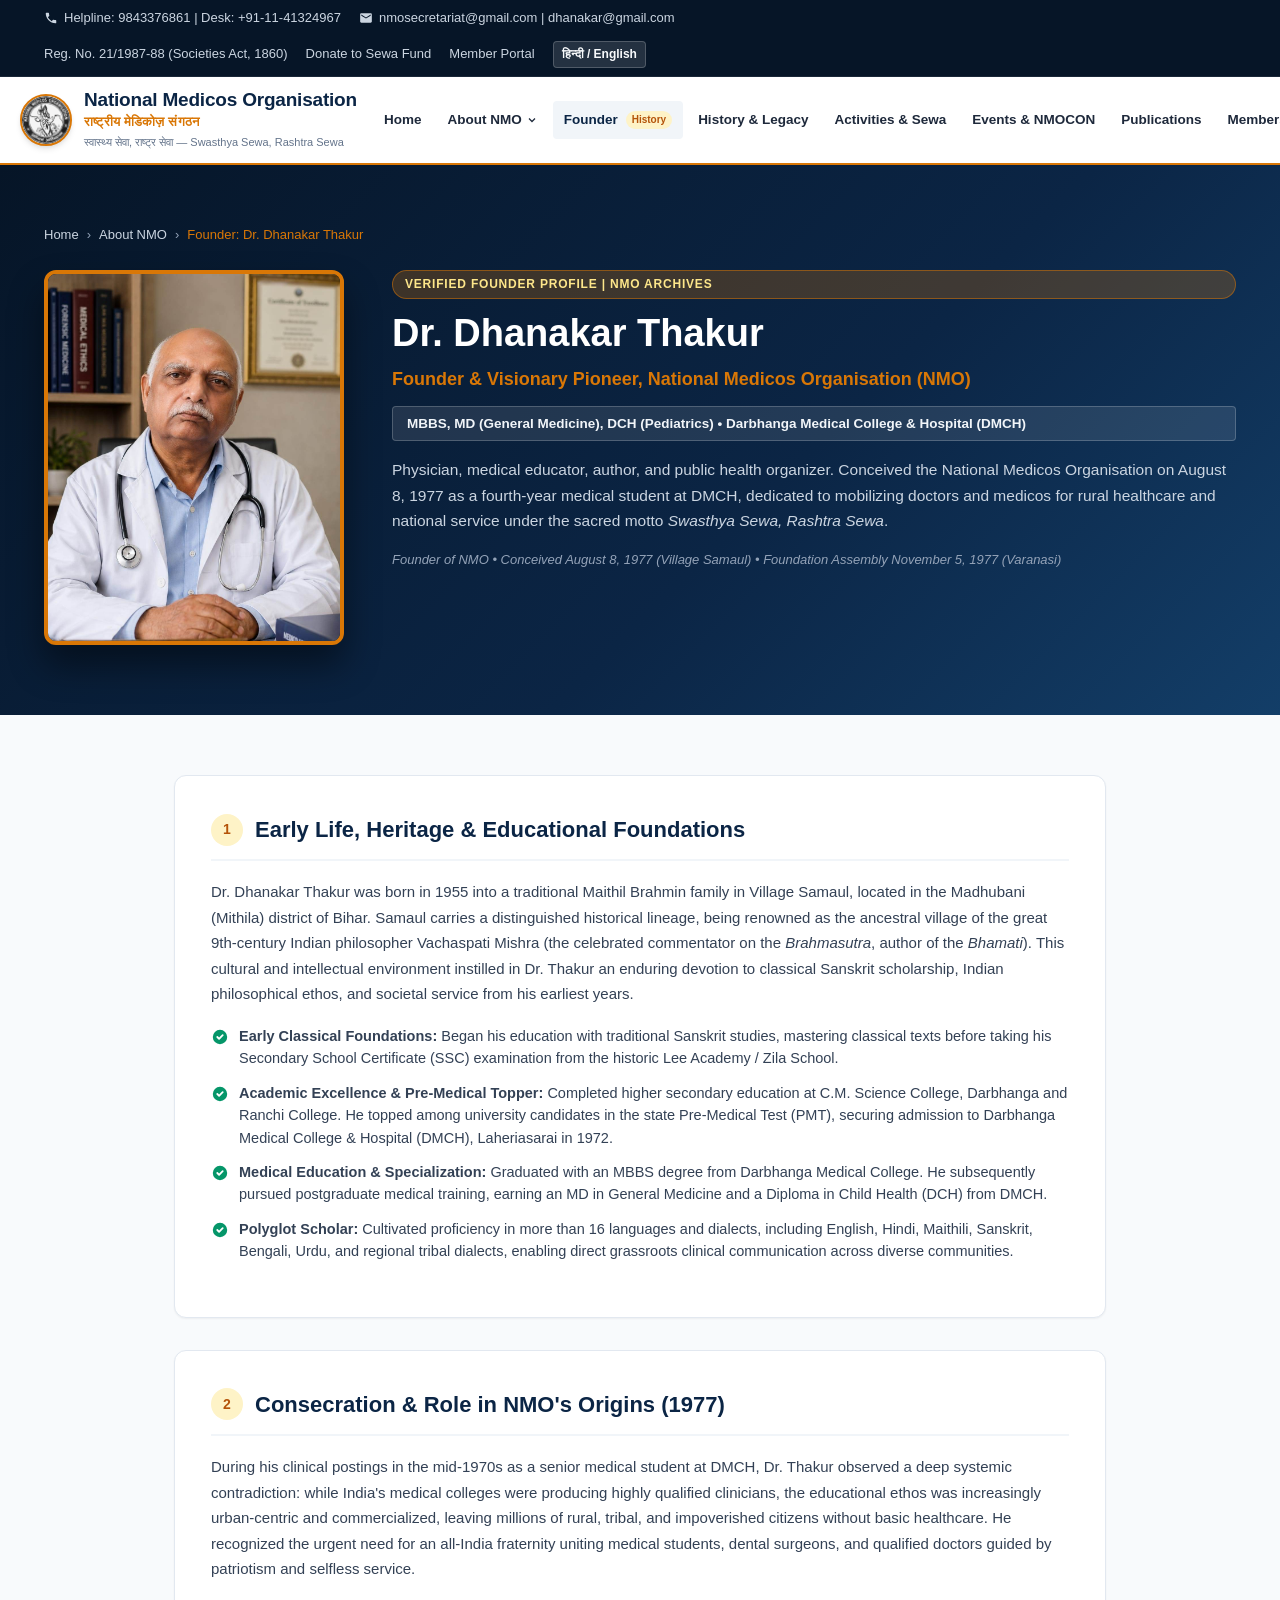
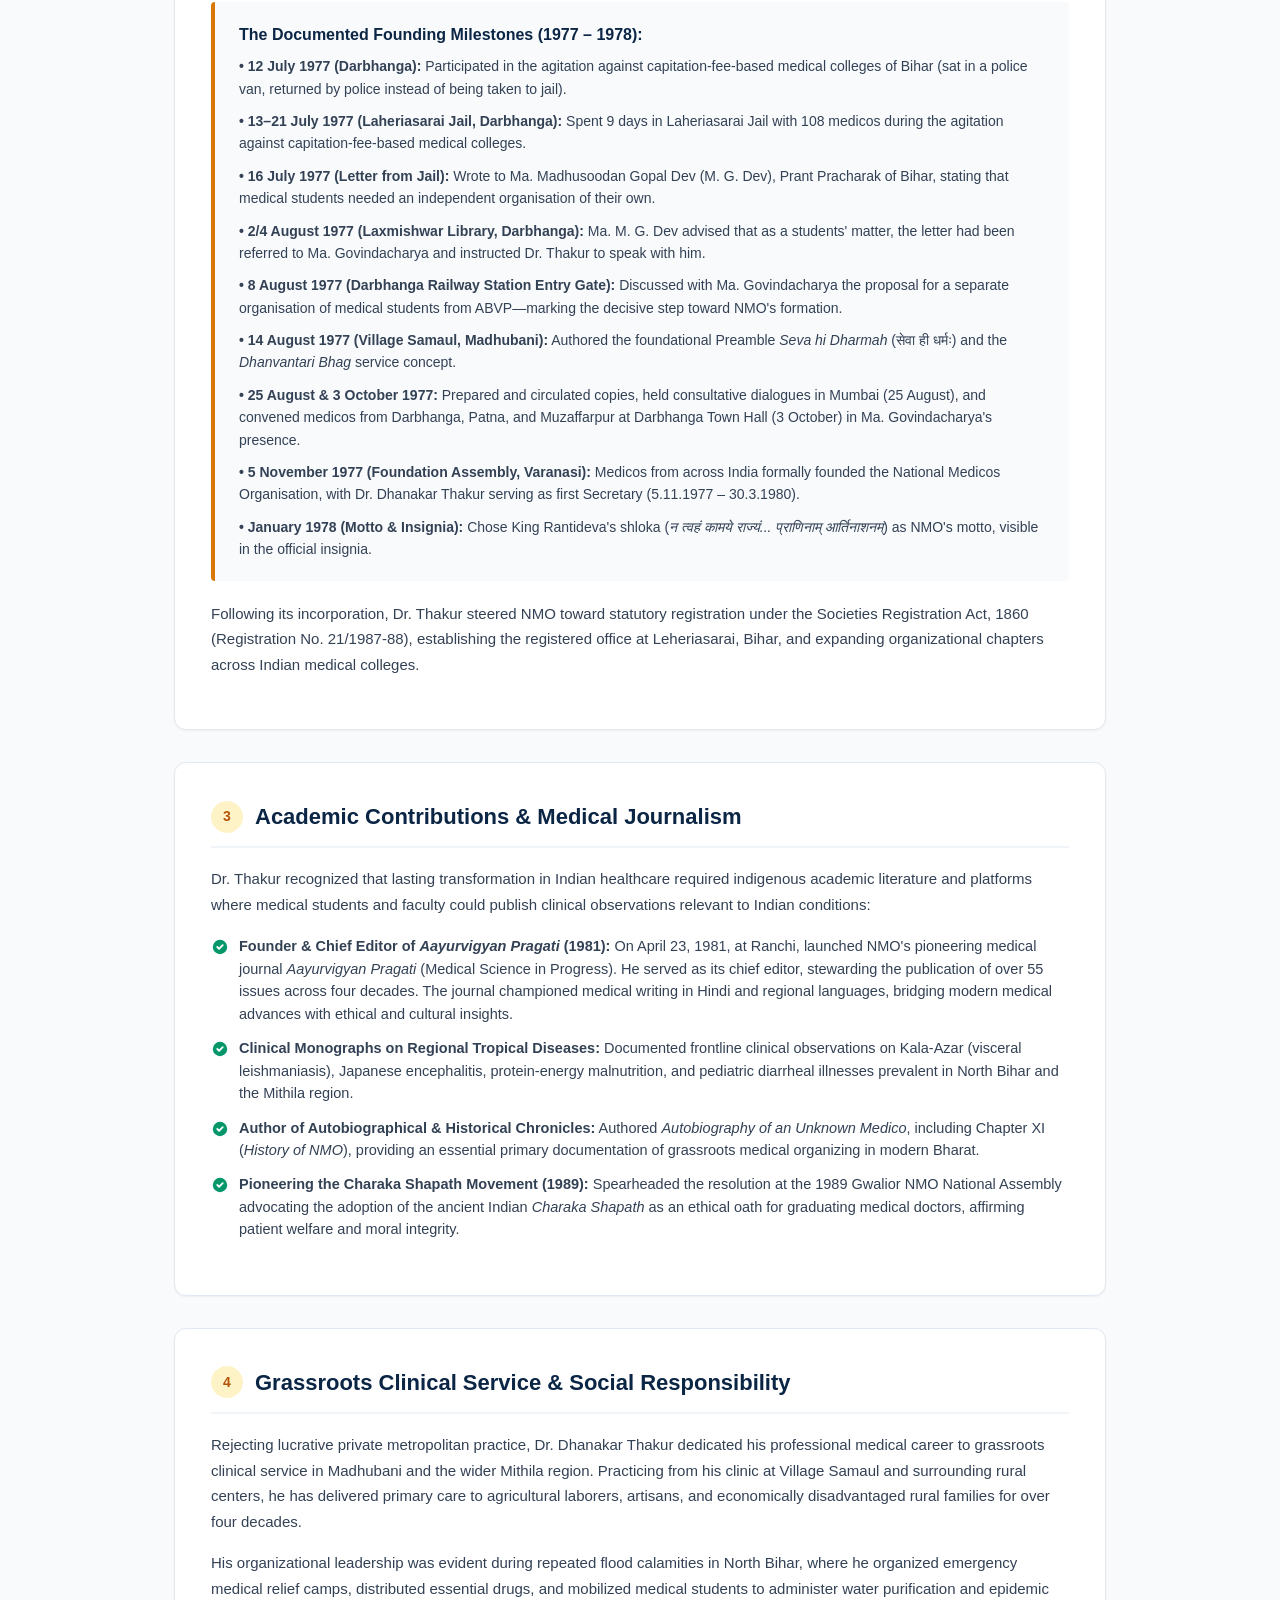
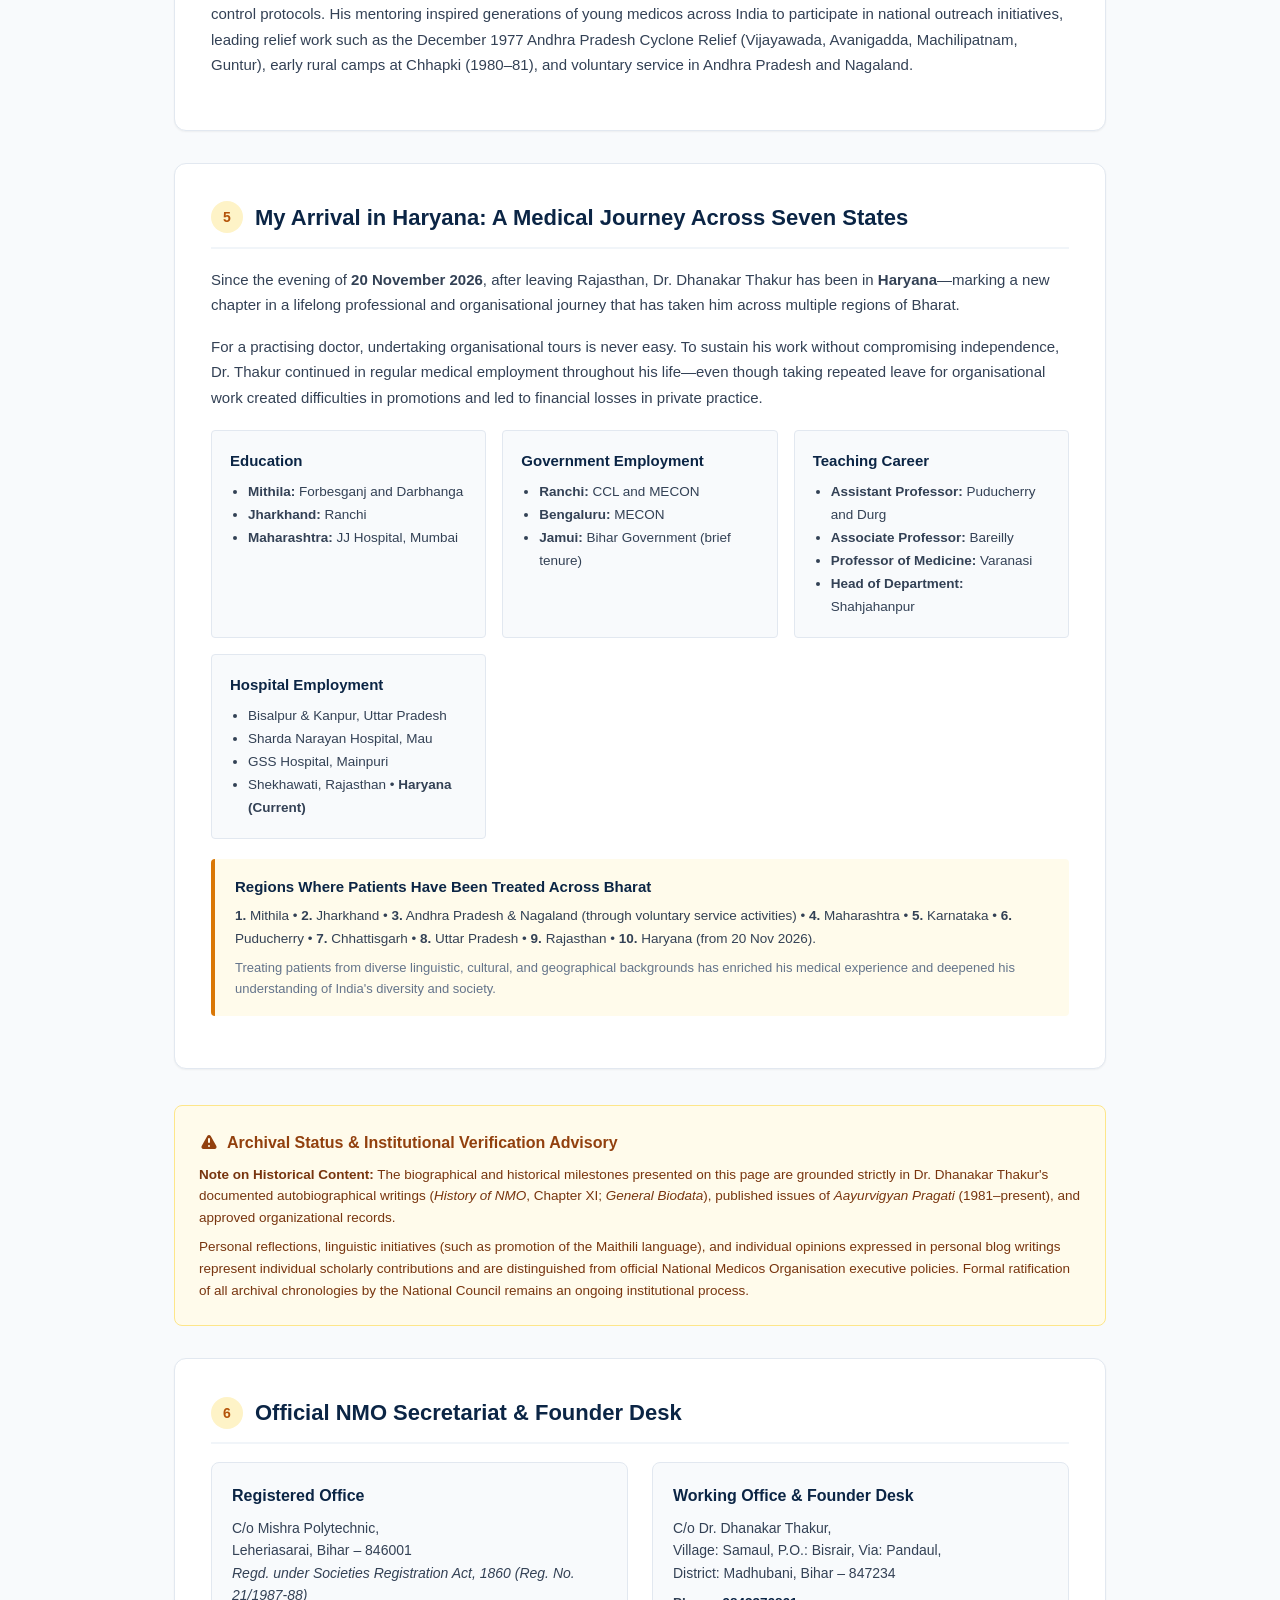
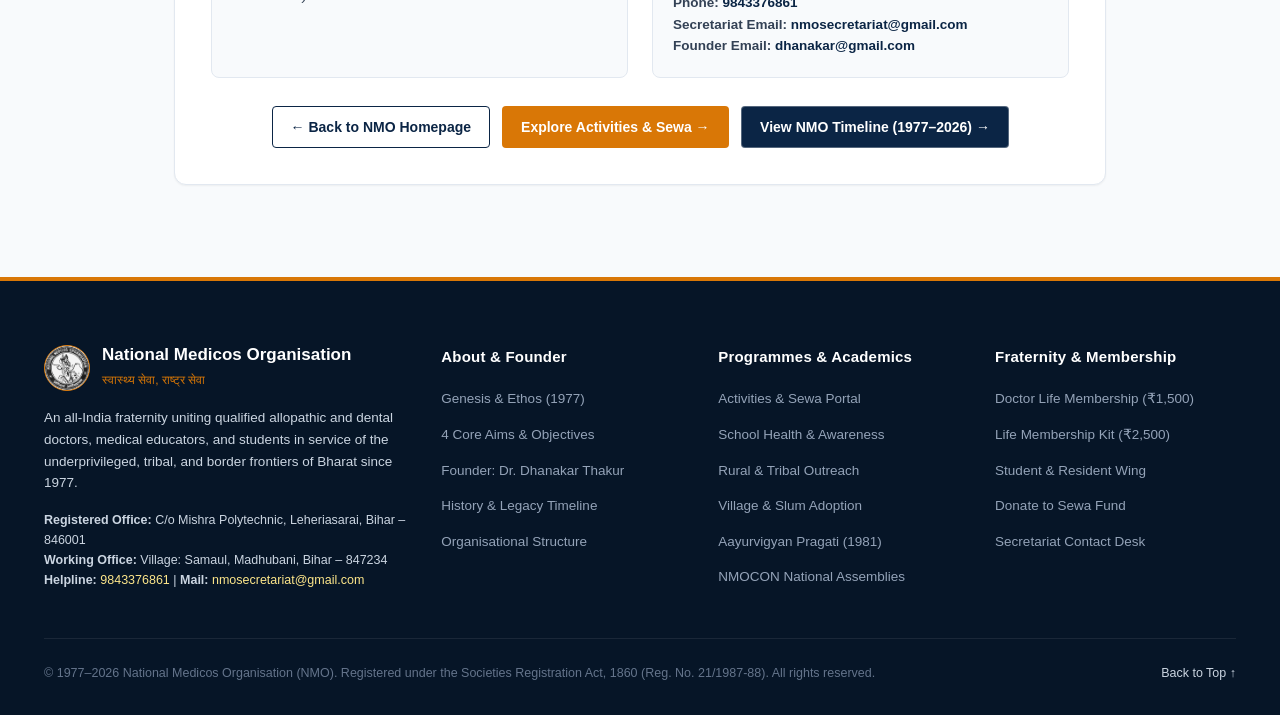
<file: founder.html>
<!DOCTYPE html>
<html lang="en">
<head>
  <meta charset="UTF-8">
  <meta name="viewport" content="width=device-width, initial-scale=1.0">
  <title>Dr. Dhanakar Thakur - Founder, National Medicos Organisation (NMO) | Biography & History</title>
  <meta name="description" content="Biography and historical record of Dr. Dhanakar Thakur, Founder of National Medicos Organisation (NMO). Conceived August 8, 1977 at Village Samaul.">
  <link rel="icon" type="image/png" href="nmo_logo.png">
  <link rel="stylesheet" href="styles.css">
  <style>
/* ==========================================================================
   Universal Reset & Box-Sizing Preconditions
   ========================================================================== */
*, *::before, *::after {
  box-sizing: border-box;
}

html {
  scroll-behavior: smooth;
  -webkit-text-size-adjust: 100%;
}

body {
  margin: 0;
  padding: 0;
  width: 100%;
  overflow-x: hidden;
  position: relative;
}

img {
  max-width: 100%;
  height: auto;
}

/* ==========================================================================
   Navigation Smooth Scroll & Dropdown Enhancements
   ========================================================================== */
html {
  scroll-behavior: smooth;
}

section[id],
div[id].nmocon-gallery-wrapper,
div[id].founder-hero-grid,
div.activity-card[id] {
  scroll-margin-top: 85px;
}

.nav-item.dropdown-open .dropdown-menu {
  opacity: 1;
  visibility: visible;
  transform: translateY(0);
}

.nav-item.dropdown-open .arrow {
  transform: rotate(180deg);
}

:root {
  --primary-navy: #0b2545;
  --primary-navy-dark: #061527;
  --primary-navy-light: #133e68;
  --saffron-accent: #d97706;
  --saffron-hover: #b45309;
  --saffron-subtle: #fef3c7;
  --teal-medical: #0284c7;
  --teal-medical-light: #e0f2fe;
  --emerald-health: #059669;
  --slate-dark: #1e293b;
  --slate-body: #334155;
  --slate-muted: #64748b;
  --slate-border: #e2e8f0;
  --bg-light: #f8fafc;
  --bg-white: #ffffff;
  --font-family: -apple-system, BlinkMacSystemFont, "Segoe UI", Roboto, "Helvetica Neue", Arial, sans-serif;
  --shadow-sm: 0 1px 2px 0 rgba(0, 0, 0, 0.05);
  --shadow-md: 0 4px 6px -1px rgba(0, 0, 0, 0.1), 0 2px 4px -1px rgba(0, 0, 0, 0.06);
  --shadow-lg: 0 10px 15px -3px rgba(0, 0, 0, 0.1), 0 4px 6px -2px rgba(0, 0, 0, 0.05);
  --shadow-xl: 0 20px 25px -5px rgba(0, 0, 0, 0.1), 0 10px 10px -5px rgba(0, 0, 0, 0.04);
  --radius-sm: 4px;
  --radius-md: 8px;
  --radius-lg: 12px;
  --radius-full: 9999px;
  --transition: all 0.25s ease-in-out;
}

* {
  box-sizing: border-box;
  margin: 0;
  padding: 0;
}

html, body {
  overflow-x: hidden;
  width: 100%;
  max-width: 100%;
}

body {
  font-family: var(--font-family);
  color: var(--slate-body);
  background-color: var(--bg-light);
  line-height: 1.6;
  -webkit-font-smoothing: antialiased;
}

a {
  text-decoration: none;
  color: inherit;
}

.container {
  max-width: 1240px;
  margin: 0 auto;
  padding: 0 24px;
  width: 100%;
}

/* Top Utility Bar */
.utility-header {
  background-color: var(--primary-navy-dark);
  color: #cbd5e1;
  font-size: 13px;
  padding: 8px 0;
  border-bottom: 1px solid rgba(255, 255, 255, 0.08);
}
.utility-content {
  display: flex;
  justify-content: space-between;
  align-items: center;
  flex-wrap: wrap;
  gap: 12px;
}
.utility-left, .utility-right {
  display: flex;
  align-items: center;
  gap: 18px;
  flex-wrap: wrap;
}
.utility-item {
  display: inline-flex;
  align-items: center;
  gap: 6px;
  color: #cbd5e1;
}
.utility-item a {
  color: #cbd5e1;
  transition: var(--transition);
}
.utility-item a:hover {
  color: var(--saffron-accent);
}
.lang-badge {
  background: rgba(255, 255, 255, 0.12);
  padding: 3px 8px;
  border-radius: var(--radius-sm);
  cursor: pointer;
  font-weight: 600;
  color: #f8fafc;
  border: 1px solid rgba(255, 255, 255, 0.2);
  font-size: 12px;
}
.lang-badge:hover {
  background: var(--saffron-accent);
}

/* Main Navigation Header */
.main-header {
  background: var(--bg-white);
  box-shadow: var(--shadow-sm);
  position: sticky;
  top: 0;
  z-index: 1000;
  border-bottom: 2px solid var(--saffron-accent);
}
.nav-container {
  display: flex;
  align-items: center;
  justify-content: space-between;
  padding: 12px 0;
  gap: 16px;
}
.brand-block {
  display: flex;
  align-items: center;
  gap: 12px;
  text-decoration: none;
  flex-shrink: 0;
}
.brand-logo-wrap {
  width: 52px;
  height: 52px;
  border-radius: 50%;
  background: #ffffff;
  border: 2px solid var(--saffron-accent);
  box-shadow: var(--shadow-md);
  display: flex;
  align-items: center;
  justify-content: center;
  overflow: hidden;
  flex-shrink: 0;
}
.brand-logo-img {
  width: 100%;
  height: 100%;
  object-fit: contain;
  display: block;
}
.brand-text h1 {
  font-size: 19px;
  font-weight: 800;
  color: var(--primary-navy);
  letter-spacing: -0.2px;
  line-height: 1.2;
}
.brand-text .hindi-sub {
  font-size: 13px;
  font-weight: 700;
  color: var(--saffron-accent);
  letter-spacing: 0.2px;
}
.brand-text .tagline {
  font-size: 11px;
  color: var(--slate-muted);
  font-weight: 500;
  margin-top: 1px;
}

/* Nav Links & Dropdowns */
.nav-menu {
  display: flex;
  align-items: center;
  list-style: none;
  gap: 4px;
  margin: 0;
  padding: 0;
}
.nav-item {
  position: relative;
}
.nav-link {
  padding: 8px 11px;
  font-size: 13.5px;
  font-weight: 600;
  color: var(--slate-dark);
  border-radius: var(--radius-sm);
  display: flex;
  align-items: center;
  gap: 4px;
  transition: var(--transition);
  white-space: nowrap;
}
.nav-link:hover, .nav-item:hover > .nav-link, .nav-link.active {
  color: var(--primary-navy);
  background-color: #f1f5f9;
}
.nav-link svg.arrow {
  width: 12px;
  height: 12px;
  transition: transform 0.2s;
}
.nav-item:hover .nav-link svg.arrow {
  transform: rotate(180deg);
}
.nav-badge {
  display: inline-block;
  padding: 1px 6px;
  font-size: 10px;
  font-weight: 700;
  border-radius: var(--radius-full);
  background: var(--saffron-subtle);
  color: var(--saffron-hover);
  margin-left: 4px;
}
.dropdown-menu {
  position: absolute;
  top: 100%;
  left: 0;
  background: var(--bg-white);
  min-width: 250px;
  box-shadow: var(--shadow-xl);
  border-radius: var(--radius-md);
  border: 1px solid var(--slate-border);
  padding: 8px 0;
  list-style: none;
  opacity: 0;
  visibility: hidden;
  transform: translateY(10px);
  transition: all 0.2s ease-in-out;
  z-index: 100;
}
.nav-item:hover .dropdown-menu {
  opacity: 1;
  visibility: visible;
  transform: translateY(0);
}
.dropdown-item a {
  display: block;
  padding: 9px 18px;
  font-size: 13.5px;
  font-weight: 500;
  color: var(--slate-body);
  transition: var(--transition);
}
.dropdown-item a:hover {
  background: #f8fafc;
  color: var(--saffron-accent);
  padding-left: 22px;
}

/* Nav Actions */
.nav-actions {
  display: flex;
  align-items: center;
  gap: 10px;
  flex-shrink: 0;
}
.btn {
  display: inline-flex;
  align-items: center;
  justify-content: center;
  gap: 8px;
  padding: 9px 18px;
  font-size: 14px;
  font-weight: 600;
  border-radius: var(--radius-sm);
  cursor: pointer;
  border: 1px solid transparent;
  transition: var(--transition);
  text-decoration: none;
  white-space: nowrap;
}
.btn-primary {
  background: var(--saffron-accent);
  color: white;
}
.btn-primary:hover {
  background: var(--saffron-hover);
  color: white;
  transform: translateY(-1px);
  box-shadow: var(--shadow-md);
}
.btn-outline {
  border-color: var(--primary-navy);
  color: var(--primary-navy);
  background: transparent;
}
.btn-outline:hover {
  background: var(--primary-navy);
  color: white;
}
.btn-light {
  background: rgba(255,255,255,0.15);
  color: white;
  backdrop-filter: blur(4px);
  border: 1px solid rgba(255,255,255,0.3);
}
.btn-light:hover {
  background: white;
  color: var(--primary-navy);
}
.btn-search {
  background: transparent;
  border: 1px solid var(--slate-border);
  border-radius: var(--radius-sm);
  width: 38px;
  height: 38px;
  display: flex;
  align-items: center;
  justify-content: center;
  cursor: pointer;
  color: var(--slate-muted);
  transition: var(--transition);
}
.btn-search:hover {
  background: #f1f5f9;
  color: var(--primary-navy);
}
.hamburger-btn {
  display: none;
  background: none;
  border: none;
  cursor: pointer;
  color: var(--primary-navy);
  padding: 6px;
}

/* Mobile Drawer */
.mobile-drawer {
  display: none;
  position: fixed;
  top: 0;
  left: 0;
  width: 100%;
  height: 100%;
  background: rgba(15, 23, 42, 0.75);
  z-index: 10000;
  backdrop-filter: blur(2px);
}
.mobile-drawer.open {
  display: block;
}
.drawer-content {
  width: 82%;
  max-width: 340px;
  height: 100%;
  background: white;
  overflow-y: auto;
  padding: 24px;
  box-shadow: var(--shadow-xl);
}
.drawer-header {
  display: flex;
  justify-content: space-between;
  align-items: center;
  margin-bottom: 20px;
  padding-bottom: 14px;
  border-bottom: 1px solid var(--slate-border);
}
.drawer-nav-list {
  list-style: none;
  display: flex;
  flex-direction: column;
  gap: 10px;
  margin: 0;
  padding: 0;
}
.drawer-nav-item a {
  font-size: 15px;
  font-weight: 600;
  color: var(--slate-dark);
  display: block;
  padding: 8px 0;
  border-bottom: 1px solid #f8fafc;
}
.drawer-nav-item a:hover {
  color: var(--saffron-accent);
}
.drawer-sublist {
  list-style: none;
  padding-left: 14px;
  margin-top: 4px;
  display: flex;
  flex-direction: column;
  gap: 6px;
}
.drawer-sublist a {
  font-size: 13.5px;
  color: var(--slate-body);
  font-weight: 500;
  padding: 4px 0;
}

/* Section Headers */
.section-header {
  text-align: center;
  max-width: 780px;
  margin: 0 auto 48px;
}
.section-badge {
  display: inline-block;
  padding: 5px 14px;
  background: var(--saffron-subtle);
  color: var(--saffron-hover);
  border-radius: var(--radius-full);
  font-size: 12.5px;
  font-weight: 700;
  text-transform: uppercase;
  letter-spacing: 0.8px;
  margin-bottom: 12px;
  border: 1px solid rgba(217, 119, 6, 0.2);
}
.section-badge.blue {
  background: var(--teal-medical-light);
  color: var(--primary-navy);
  border-color: rgba(2, 132, 199, 0.2);
}
.section-title {
  font-size: 32px;
  font-weight: 800;
  color: var(--primary-navy);
  letter-spacing: -0.5px;
  line-height: 1.25;
  margin-bottom: 14px;
}
.section-desc {
  font-size: 16px;
  color: var(--slate-muted);
  line-height: 1.6;
}

/* Hero Section */
.hero-section {
  background: linear-gradient(135deg, #061527 0%, #0b2545 60%, #133e68 100%);
  color: white;
  padding: 72px 0 84px;
  position: relative;
  overflow: hidden;
}
.hero-grid {
  display: grid;
  grid-template-columns: 1.15fr 0.85fr;
  gap: 44px;
  align-items: center;
}
.hero-badge-wrap {
  display: inline-flex;
  align-items: center;
  gap: 8px;
  padding: 6px 14px;
  background: rgba(217, 119, 6, 0.18);
  border: 1px solid rgba(217, 119, 6, 0.4);
  border-radius: var(--radius-full);
  font-size: 13px;
  font-weight: 600;
  color: #fde68a;
  margin-bottom: 20px;
}
.hero-title {
  font-size: 40px;
  font-weight: 800;
  line-height: 1.18;
  letter-spacing: -0.5px;
  margin-bottom: 16px;
}
.hero-subtitle {
  font-size: 18px;
  font-weight: 600;
  color: var(--saffron-accent);
  margin-bottom: 18px;
}
.hero-desc {
  font-size: 15.5px;
  line-height: 1.65;
  color: #cbd5e1;
  margin-bottom: 28px;
}
.hero-ctas {
  display: flex;
  gap: 14px;
  flex-wrap: wrap;
  margin-bottom: 36px;
}
.hero-metrics {
  display: grid;
  grid-template-columns: repeat(4, 1fr);
  gap: 16px;
  border-top: 1px solid rgba(255, 255, 255, 0.12);
  padding-top: 24px;
}
.metric-item h4 {
  font-size: 24px;
  font-weight: 800;
  color: var(--saffron-accent);
}
.metric-item p {
  font-size: 12px;
  color: #94a3b8;
  text-transform: uppercase;
  letter-spacing: 0.5px;
  margin-top: 2px;
}

/* Mankind Mantra Card */
.mantra-card {
  background: rgba(255, 255, 255, 0.05);
  backdrop-filter: blur(12px);
  border: 1px solid rgba(255, 255, 255, 0.15);
  border-radius: var(--radius-lg);
  padding: 30px;
  box-shadow: 0 20px 40px rgba(0, 0, 0, 0.35);
  position: relative;
}
.mantra-card::before {
  content: "";
  position: absolute;
  top: 0;
  left: 0;
  width: 4px;
  height: 100%;
  background: var(--saffron-accent);
  border-top-left-radius: var(--radius-lg);
  border-bottom-left-radius: var(--radius-lg);
}
.mantra-badge {
  display: inline-block;
  font-size: 11.5px;
  font-weight: 700;
  text-transform: uppercase;
  letter-spacing: 1px;
  color: #fde68a;
  margin-bottom: 12px;
}
.mantra-sanskrit {
  font-size: 18px;
  font-weight: 700;
  color: #ffffff;
  line-height: 1.6;
  margin-bottom: 16px;
  border-bottom: 1px solid rgba(255, 255, 255, 0.12);
  padding-bottom: 14px;
  font-family: Georgia, serif;
}
.mantra-hindi {
  font-size: 14.5px;
  color: #e2e8f0;
  margin-bottom: 14px;
  line-height: 1.55;
}
.mantra-english {
  font-size: 13.5px;
  color: #94a3b8;
  font-style: italic;
  line-height: 1.5;
}

/* General Section Styling */
section {
  padding: 72px 0;
}
.bg-white {
  background-color: var(--bg-white);
}
.bg-light {
  background-color: var(--bg-light);
}

/* About Section & Aims */
.about-lead-box {
  background: white;
  border-radius: var(--radius-lg);
  padding: 36px;
  border: 1px solid var(--slate-border);
  box-shadow: var(--shadow-sm);
  margin-bottom: 40px;
}
.about-lead-box h3 {
  font-size: 24px;
  color: var(--primary-navy);
  font-weight: 800;
  margin-bottom: 14px;
}
.aims-grid {
  display: grid;
  grid-template-columns: repeat(2, 1fr);
  gap: 24px;
  margin-bottom: 40px;
}
.aim-card {
  background: white;
  border: 1px solid var(--slate-border);
  border-radius: var(--radius-md);
  padding: 26px;
  transition: var(--transition);
  border-top: 4px solid var(--primary-navy);
}
.aim-card:hover {
  transform: translateY(-3px);
  box-shadow: var(--shadow-lg);
  border-top-color: var(--saffron-accent);
}
.aim-card-header {
  display: flex;
  align-items: center;
  gap: 12px;
  margin-bottom: 12px;
}
.aim-icon-box {
  width: 42px;
  height: 42px;
  border-radius: var(--radius-sm);
  background: #eff6ff;
  color: var(--primary-navy);
  display: flex;
  align-items: center;
  justify-content: center;
  font-weight: 800;
  font-size: 16px;
  flex-shrink: 0;
}
.aim-card h4 {
  font-size: 18px;
  font-weight: 700;
  color: var(--primary-navy);
}
.aim-card p {
  font-size: 14.5px;
  color: var(--slate-body);
  line-height: 1.6;
}

/* Founder Spotlight Card */
.founder-spotlight-card {
  background: linear-gradient(135deg, #061527 0%, #0b2545 60%, #133e68 100%);
  color: white;
  border-radius: var(--radius-lg);
  padding: 36px;
  box-shadow: var(--shadow-lg);
  display: grid;
  grid-template-columns: 240px 1fr;
  gap: 36px;
  align-items: start;
  margin-top: 10px;
  width: 100%;
}
.founder-portrait-frame {
  width: 100%;
  max-width: 240px;
  aspect-ratio: 4 / 5;
  height: auto;
  border-radius: var(--radius-lg);
  border: 4px solid var(--saffron-accent);
  background: #061527;
  box-shadow: 0 15px 30px rgba(0, 0, 0, 0.4);
  overflow: hidden;
  position: relative;
  flex-shrink: 0;
  margin: 0;
  display: block;
}
.founder-portrait-frame img {
  width: 100%;
  height: 100%;
  object-fit: cover;
  object-position: center top;
  display: block;
}
.founder-spotlight-info {
  display: flex;
  flex-direction: column;
  justify-content: flex-start;
  min-width: 0;
  z-index: 1;
  text-align: left;
}
.founder-spotlight-info h3 {
  font-size: 25px;
  font-weight: 800;
  margin-bottom: 4px;
  color: white;
}
.founder-spotlight-info .founder-creds {
  font-size: 14px;
  color: #fde68a;
  font-weight: 600;
  margin-bottom: 12px;
}
.founder-spotlight-info p {
  font-size: 14.5px;
  color: #e2e8f0;
  line-height: 1.6;
  margin-bottom: 20px;
}

/* Timeline Section */
.timeline-wrap {
  position: relative;
  max-width: 960px;
  margin: 0 auto;
  padding: 10px 0;
}
.timeline-phase-header {
  background: var(--primary-navy);
  color: white;
  padding: 14px 24px;
  border-radius: var(--radius-md);
  font-size: 16px;
  font-weight: 700;
  display: flex;
  align-items: center;
  justify-content: space-between;
  margin: 36px 0 24px;
  border-left: 6px solid var(--saffron-accent);
}
.timeline-phase-header:first-of-type {
  margin-top: 0;
}
.timeline-list {
  position: relative;
  padding-left: 32px;
  border-left: 2px solid var(--slate-border);
  display: flex;
  flex-direction: column;
  gap: 22px;
}
.timeline-node {
  position: relative;
}
.timeline-node::before {
  content: "";
  position: absolute;
  left: -39px;
  top: 6px;
  width: 14px;
  height: 14px;
  border-radius: 50%;
  background: var(--saffron-accent);
  border: 3px solid white;
  box-shadow: 0 0 0 2px var(--slate-border);
}
.timeline-node.active::before {
  background: var(--emerald-health);
}
.timeline-card {
  background: white;
  border: 1px solid var(--slate-border);
  border-radius: var(--radius-md);
  padding: 20px 24px;
  box-shadow: var(--shadow-sm);
  transition: var(--transition);
}
.timeline-card:hover {
  box-shadow: var(--shadow-md);
  border-color: #cbd5e1;
}
.timeline-date-badge {
  display: inline-block;
  padding: 3px 10px;
  background: #eff6ff;
  color: var(--teal-medical);
  font-weight: 700;
  font-size: 12.5px;
  border-radius: var(--radius-full);
  margin-bottom: 8px;
}
.timeline-card h4 {
  font-size: 17px;
  font-weight: 700;
  color: var(--primary-navy);
  margin-bottom: 6px;
}
.timeline-card p {
  font-size: 14px;
  color: var(--slate-body);
  line-height: 1.55;
}

/* Activities Section & Tabs */
.filter-tabs {
  display: flex;
  justify-content: center;
  gap: 10px;
  flex-wrap: wrap;
  margin-bottom: 36px;
}
.filter-tab {
  padding: 9px 20px;
  border-radius: var(--radius-full);
  background: white;
  border: 1px solid var(--slate-border);
  font-size: 14px;
  font-weight: 600;
  color: var(--slate-body);
  cursor: pointer;
  transition: var(--transition);
}
.filter-tab:hover, .filter-tab.active {
  background: var(--primary-navy);
  color: white;
  border-color: var(--primary-navy);
}
.activities-grid {
  display: grid;
  grid-template-columns: repeat(3, 1fr);
  gap: 26px;
}
.activity-card {
  background: white;
  border-radius: var(--radius-lg);
  border: 1px solid var(--slate-border);
  overflow: hidden;
  box-shadow: var(--shadow-sm);
  display: flex;
  flex-direction: column;
  transition: var(--transition);
}
.activity-card:hover {
  transform: translateY(-4px);
  box-shadow: var(--shadow-lg);
}
.activity-top-strip {
  height: 6px;
  background: var(--primary-navy);
}
.activity-top-strip.current {
  background: var(--emerald-health);
}
.activity-top-strip.historical {
  background: #64748b;
}
.activity-body {
  padding: 24px;
  display: flex;
  flex-direction: column;
  flex-grow: 1;
}
.activity-tag {
  font-size: 11.5px;
  font-weight: 700;
  text-transform: uppercase;
  letter-spacing: 0.6px;
  padding: 3px 8px;
  border-radius: var(--radius-sm);
  display: inline-block;
  margin-bottom: 12px;
  align-self: flex-start;
}
.activity-tag.tag-current {
  background: #dcfce7;
  color: #166534;
}
.activity-tag.tag-historical {
  background: #f1f5f9;
  color: #475569;
}
.activity-body h4 {
  font-size: 18px;
  font-weight: 700;
  color: var(--primary-navy);
  margin-bottom: 10px;
  line-height: 1.35;
}
.activity-body p {
  font-size: 14px;
  color: var(--slate-body);
  line-height: 1.55;
  margin-bottom: 16px;
  flex-grow: 1;
}
.activity-meta {
  font-size: 12.5px;
  color: var(--slate-muted);
  font-weight: 500;
  border-top: 1px solid #f1f5f9;
  padding-top: 12px;
}

/* Publications Section */
.publications-grid {
  display: grid;
  grid-template-columns: repeat(3, 1fr);
  gap: 26px;
  margin-bottom: 32px;
}
.pub-card {
  background: white;
  border-radius: var(--radius-lg);
  border: 1px solid var(--slate-border);
  padding: 26px;
  box-shadow: var(--shadow-sm);
  transition: var(--transition);
  display: flex;
  flex-direction: column;
}
.pub-card:hover {
  box-shadow: var(--shadow-md);
  border-color: #cbd5e1;
}
.pub-badge {
  font-size: 12px;
  font-weight: 700;
  padding: 4px 10px;
  border-radius: var(--radius-full);
  background: #eff6ff;
  color: var(--primary-navy);
  display: inline-block;
  margin-bottom: 14px;
  align-self: flex-start;
}
.pub-card h4 {
  font-size: 18px;
  font-weight: 700;
  color: var(--primary-navy);
  margin-bottom: 10px;
  line-height: 1.35;
}
.pub-card p {
  font-size: 14px;
  color: var(--slate-body);
  line-height: 1.55;
  margin-bottom: 16px;
  flex-grow: 1;
}

/* Events Section */
.events-layout {
  display: grid;
  grid-template-columns: 1.2fr 0.8fr;
  gap: 28px;
}
.event-featured {
  background: white;
  border-radius: var(--radius-lg);
  border: 1px solid var(--slate-border);
  padding: 32px;
  box-shadow: var(--shadow-sm);
  border-left: 6px solid var(--saffron-accent);
}
.event-side-card {
  background: white;
  border-radius: var(--radius-md);
  border: 1px solid var(--slate-border);
  padding: 22px;
  box-shadow: var(--shadow-sm);
  margin-bottom: 18px;
}

/* Leadership Section */
.leadership-grid {
  display: grid;
  grid-template-columns: repeat(4, 1fr);
  gap: 22px;
}
.leader-card {
  background: white;
  border-radius: var(--radius-md);
  border: 1px solid var(--slate-border);
  padding: 24px;
  text-align: center;
  box-shadow: var(--shadow-sm);
  transition: var(--transition);
}
.leader-card:hover {
  box-shadow: var(--shadow-md);
  transform: translateY(-2px);
}
.leader-avatar-ph {
  width: 76px;
  height: 76px;
  border-radius: 50%;
  background: #eff6ff;
  color: var(--primary-navy);
  font-size: 24px;
  font-weight: 800;
  display: flex;
  align-items: center;
  justify-content: center;
  margin: 0 auto 16px;
  border: 2px solid var(--saffron-accent);
}
.leader-card h4 {
  font-size: 17px;
  font-weight: 700;
  color: var(--primary-navy);
  margin-bottom: 4px;
}
.leader-card .designation {
  font-size: 13.5px;
  color: var(--saffron-accent);
  font-weight: 600;
  margin-bottom: 6px;
}
.leader-card .spec {
  font-size: 12.5px;
  color: var(--slate-muted);
}

/* Membership Section */
.membership-grid {
  display: grid;
  grid-template-columns: repeat(3, 1fr);
  gap: 26px;
}
.member-tier-card {
  background: white;
  border-radius: var(--radius-lg);
  border: 1px solid var(--slate-border);
  padding: 32px 26px;
  box-shadow: var(--shadow-sm);
  display: flex;
  flex-direction: column;
  position: relative;
}
.member-tier-card.featured {
  border: 2px solid var(--saffron-accent);
  box-shadow: var(--shadow-lg);
}
.featured-tag {
  position: absolute;
  top: -12px;
  left: 50%;
  transform: translateX(-50%);
  background: var(--saffron-accent);
  color: white;
  font-size: 11px;
  font-weight: 800;
  text-transform: uppercase;
  padding: 3px 12px;
  border-radius: var(--radius-full);
  letter-spacing: 0.5px;
}
.tier-price {
  font-size: 32px;
  font-weight: 800;
  color: var(--primary-navy);
  margin: 14px 0 16px;
}
.tier-features {
  list-style: none;
  display: flex;
  flex-direction: column;
  gap: 10px;
  margin-bottom: 24px;
  flex-grow: 1;
  padding: 0;
}
.tier-features li {
  font-size: 13.5px;
  color: var(--slate-body);
  display: flex;
  align-items: flex-start;
  gap: 8px;
}

/* Contact Section */
.contact-grid {
  display: grid;
  grid-template-columns: repeat(3, 1fr);
  gap: 24px;
}
.contact-card {
  background: white;
  border-radius: var(--radius-md);
  border: 1px solid var(--slate-border);
  padding: 26px;
  box-shadow: var(--shadow-sm);
}
.contact-card-title {
  font-size: 14px;
  font-weight: 700;
  text-transform: uppercase;
  letter-spacing: 0.6px;
  color: var(--saffron-accent);
  margin-bottom: 12px;
  display: flex;
  align-items: center;
  gap: 8px;
}
.contact-card h4 {
  font-size: 17px;
  font-weight: 700;
  color: var(--primary-navy);
  margin-bottom: 8px;
}
.contact-card p, .contact-card address {
  font-size: 14px;
  color: var(--slate-body);
  line-height: 1.6;
  font-style: normal;
}
.contact-card a {
  color: var(--primary-navy);
  font-weight: 600;
  transition: var(--transition);
}
.contact-card a:hover {
  color: var(--saffron-accent);
}

/* Footer */
.site-footer {
  background: var(--primary-navy-dark);
  color: #94a3b8;
  padding: 64px 0 32px;
  border-top: 4px solid var(--saffron-accent);
}
.footer-grid {
  display: grid;
  grid-template-columns: 1.5fr 1fr 1fr 1fr;
  gap: 36px;
  margin-bottom: 48px;
}
.footer-brand-wrap {
  display: flex;
  align-items: center;
  gap: 12px;
  margin-bottom: 16px;
}
.footer-logo-img {
  width: 46px;
  height: 46px;
  border-radius: 50%;
  background: white;
  object-fit: contain;
  border: 1px solid var(--saffron-accent);
}
.footer-brand h4 {
  color: white;
  font-size: 17px;
  font-weight: 800;
  line-height: 1.2;
}
.footer-brand p {
  font-size: 13.5px;
  color: #cbd5e1;
  line-height: 1.6;
  margin-bottom: 16px;
}
.footer-col h5 {
  color: white;
  font-size: 15px;
  font-weight: 700;
  margin-bottom: 16px;
  letter-spacing: 0.2px;
}
.footer-links {
  list-style: none;
  display: flex;
  flex-direction: column;
  gap: 10px;
  padding: 0;
  margin: 0;
}
.footer-links a {
  color: #94a3b8;
  font-size: 13.5px;
  transition: var(--transition);
}
.footer-links a:hover {
  color: var(--saffron-accent);
  padding-left: 4px;
}
.footer-bottom {
  border-top: 1px solid rgba(255, 255, 255, 0.08);
  padding-top: 24px;
  display: flex;
  justify-content: space-between;
  align-items: center;
  flex-wrap: wrap;
  gap: 16px;
  font-size: 12.5px;
  color: #64748b;
}

/* Modal Dialogs */
.modal-backdrop {
  display: none;
  position: fixed;
  top: 0;
  left: 0;
  width: 100%;
  height: 100%;
  background: rgba(15, 23, 42, 0.75);
  z-index: 20000;
  backdrop-filter: blur(3px);
  align-items: center;
  justify-content: center;
  padding: 20px;
}
.modal-backdrop.open {
  display: flex;
}
.modal-box {
  background: white;
  border-radius: var(--radius-lg);
  max-width: 680px;
  width: 100%;
  max-height: 90vh;
  overflow-y: auto;
  padding: 32px;
  position: relative;
  box-shadow: var(--shadow-xl);
}
.modal-close-btn {
  position: absolute;
  top: 18px;
  right: 18px;
  background: none;
  border: none;
  font-size: 24px;
  color: var(--slate-muted);
  cursor: pointer;
  line-height: 1;
}
.modal-close-btn:hover {
  color: var(--primary-navy);
}
.modal-title {
  font-size: 22px;
  font-weight: 800;
  color: var(--primary-navy);
  margin-bottom: 16px;
  padding-right: 30px;
}
.modal-body {
  font-size: 14.5px;
  color: var(--slate-body);
  line-height: 1.65;
}

/* Search Modal Specifics */
.search-input-wrap {
  display: flex;
  gap: 10px;
  margin-bottom: 16px;
}
.search-field {
  flex-grow: 1;
  padding: 12px 16px;
  border: 1px solid var(--slate-border);
  border-radius: var(--radius-sm);
  font-size: 15px;
  font-family: inherit;
}
.search-results-list {
  max-height: 280px;
  overflow-y: auto;
  border: 1px solid var(--slate-border);
  border-radius: var(--radius-sm);
}
.search-result-item {
  padding: 12px 16px;
  border-bottom: 1px solid #f1f5f9;
  cursor: pointer;
}
.search-result-item:hover {
  background: #f8fafc;
}
.search-result-item h5 {
  font-size: 14.5px;
  color: var(--primary-navy);
  margin-bottom: 2px;
}
.search-result-item p {
  font-size: 12.5px;
  color: var(--slate-muted);
}

/* Founder Page Specific Styles */
.founder-header-banner {
  background: linear-gradient(135deg, #061527 0%, #0b2545 60%, #133e68 100%);
  color: white;
  padding: 60px 0 70px;
}
.breadcrumb {
  display: flex;
  align-items: center;
  gap: 8px;
  font-size: 13px;
  color: #94a3b8;
  margin-bottom: 24px;
}
.breadcrumb a {
  color: #cbd5e1;
}
.breadcrumb a:hover {
  color: var(--saffron-accent);
}
.founder-hero-grid {
  display: grid;
  grid-template-columns: 300px 1fr;
  gap: 48px;
  align-items: start;
  width: 100%;
}
.founder-portrait-frame-large {
  width: 100%;
  max-width: 300px;
  aspect-ratio: 4 / 5;
  height: auto;
  border-radius: var(--radius-lg);
  border: 4px solid var(--saffron-accent);
  background: #061527;
  box-shadow: 0 20px 35px rgba(0, 0, 0, 0.45);
  overflow: hidden;
  position: relative;
  flex-shrink: 0;
  margin: 0;
  display: block;
}
.founder-portrait-frame-large img {
  width: 100%;
  height: 100%;
  object-fit: cover;
  object-position: center top;
  display: block;
}
.founder-hero-info {
  display: flex;
  flex-direction: column;
  justify-content: flex-start;
  min-width: 0;
  z-index: 1;
}
.founder-hero-info h1 {
  font-size: 38px;
  font-weight: 800;
  color: white;
  line-height: 1.2;
  margin-bottom: 8px;
}
.founder-hero-info .lead-role {
  font-size: 18px;
  font-weight: 700;
  color: var(--saffron-accent);
  margin-bottom: 12px;
}
.founder-creds-badge {
  display: inline-block;
  padding: 6px 14px;
  background: rgba(255, 255, 255, 0.1);
  border: 1px solid rgba(255, 255, 255, 0.2);
  border-radius: var(--radius-sm);
  font-size: 13.5px;
  color: #f1f5f9;
  font-weight: 600;
  margin-bottom: 16px;
}
.founder-summary-p {
  font-size: 15.5px;
  line-height: 1.65;
  color: #cbd5e1;
}
.founder-content-section {
  background: white;
  border-radius: var(--radius-lg);
  border: 1px solid var(--slate-border);
  padding: 36px;
  margin-bottom: 32px;
  box-shadow: var(--shadow-sm);
}
.founder-section-heading {
  font-size: 22px;
  font-weight: 800;
  color: var(--primary-navy);
  margin-bottom: 18px;
  display: flex;
  align-items: center;
  gap: 12px;
  border-bottom: 2px solid #f1f5f9;
  padding-bottom: 12px;
}
.founder-section-heading span.num-badge {
  width: 32px;
  height: 32px;
  border-radius: 50%;
  background: var(--saffron-subtle);
  color: var(--saffron-hover);
  display: flex;
  align-items: center;
  justify-content: center;
  font-size: 14px;
  font-weight: 800;
  flex-shrink: 0;
}
.founder-body-text {
  font-size: 15px;
  color: var(--slate-body);
  line-height: 1.7;
  margin-bottom: 16px;
}
.founder-facts-list {
  list-style: none;
  display: flex;
  flex-direction: column;
  gap: 12px;
  margin: 18px 0;
  padding: 0;
}
.founder-facts-list li {
  font-size: 14.5px;
  color: var(--slate-body);
  display: flex;
  align-items: flex-start;
  gap: 10px;
  line-height: 1.55;
}
.founder-facts-list li svg {
  color: var(--emerald-health);
  flex-shrink: 0;
  margin-top: 3px;
}
.verification-box {
  background: #fffbeb;
  border: 1px solid #fde68a;
  border-radius: var(--radius-md);
  padding: 24px;
  margin-top: 36px;
}
.verification-box h4 {
  font-size: 16px;
  font-weight: 700;
  color: #92400e;
  margin-bottom: 8px;
  display: flex;
  align-items: center;
  gap: 8px;
}
.verification-box p {
  font-size: 13.5px;
  color: #78350f;
  line-height: 1.6;
}

/* Responsive Breakpoints */

/* ==========================================================================
   NMOCON 2026 Authentic Photo Gallery & Lightbox Styles
   ========================================================================== */
.nmocon-gallery-wrapper {
  margin-top: 40px;
  background: #f8fafc;
  border: 1px solid var(--slate-border);
  border-radius: var(--radius-lg);
  padding: 32px 28px;
  box-shadow: var(--shadow-sm);
}

.nmocon-gallery-header {
  display: flex;
  justify-content: space-between;
  align-items: flex-start;
  flex-wrap: wrap;
  gap: 16px;
  margin-bottom: 24px;
  border-bottom: 2px solid var(--slate-border);
  padding-bottom: 16px;
}

.nmocon-gallery-header h3 {
  font-size: 22px;
  font-weight: 800;
  color: var(--primary-navy);
  margin: 4px 0 6px;
}

.nmocon-gallery-header p {
  font-size: 14px;
  color: var(--slate-body);
  margin: 0;
}

.nmocon-theme-badge {
  display: inline-flex;
  align-items: center;
  gap: 8px;
  font-size: 13px;
  font-weight: 700;
  color: var(--saffron-accent);
  background: var(--saffron-light);
  border: 1px solid rgba(217, 119, 6, 0.3);
  padding: 6px 14px;
  border-radius: var(--radius-full);
}

.nmocon-filter-tabs {
  display: flex;
  gap: 8px;
  flex-wrap: wrap;
  margin-bottom: 28px;
}

.nmocon-tab-btn {
  background: white;
  color: var(--slate-body);
  border: 1px solid var(--slate-border);
  border-radius: var(--radius-full);
  padding: 8px 16px;
  font-size: 13px;
  font-weight: 600;
  cursor: pointer;
  transition: var(--transition);
  font-family: inherit;
}

.nmocon-tab-btn:hover {
  background: #f1f5f9;
  border-color: var(--primary-navy);
  color: var(--primary-navy);
}

.nmocon-tab-btn.active {
  background: var(--primary-navy);
  color: white;
  border-color: var(--primary-navy);
  box-shadow: var(--shadow-sm);
}

.nmocon-gallery-grid {
  display: grid;
  grid-template-columns: repeat(3, 1fr);
  gap: 24px;
}

.nmocon-photo-card {
  background: white;
  border-radius: var(--radius-md);
  border: 1px solid var(--slate-border);
  overflow: hidden;
  box-shadow: var(--shadow-sm);
  display: flex;
  flex-direction: column;
  transition: var(--transition);
  cursor: pointer;
}

.nmocon-photo-card:hover {
  box-shadow: var(--shadow-lg);
  transform: translateY(-4px);
  border-color: var(--saffron-accent);
}

.nmocon-photo-img-wrap {
  width: 100%;
  aspect-ratio: 16 / 10;
  position: relative;
  overflow: hidden;
  background: var(--primary-navy-dark);
}

.nmocon-photo-img {
  width: 100%;
  height: 100%;
  object-fit: cover;
  object-position: center;
  display: block;
  transition: transform 0.4s ease;
}

.nmocon-photo-card:hover .nmocon-photo-img {
  transform: scale(1.05);
}

.nmocon-photo-badge {
  position: absolute;
  top: 10px;
  left: 10px;
  background: rgba(11, 37, 69, 0.88);
  color: white;
  font-size: 11px;
  font-weight: 700;
  padding: 4px 10px;
  border-radius: var(--radius-sm);
  letter-spacing: 0.3px;
  backdrop-filter: blur(4px);
}

.nmocon-photo-zoom-icon {
  position: absolute;
  top: 10px;
  right: 10px;
  width: 32px;
  height: 32px;
  background: rgba(217, 119, 6, 0.9);
  color: white;
  border-radius: 50%;
  display: flex;
  align-items: center;
  justify-content: center;
  font-size: 14px;
  box-shadow: 0 4px 10px rgba(0,0,0,0.3);
  transition: transform 0.2s ease;
}

.nmocon-photo-card:hover .nmocon-photo-zoom-icon {
  transform: scale(1.15);
}

.nmocon-photo-body {
  padding: 16px 18px;
  display: flex;
  flex-direction: column;
  flex-grow: 1;
}

.nmocon-photo-title {
  font-size: 15px;
  font-weight: 700;
  color: var(--primary-navy);
  margin-bottom: 6px;
  line-height: 1.35;
}

.nmocon-photo-caption {
  font-size: 13px;
  color: var(--slate-body);
  line-height: 1.5;
  margin: 0;
  flex-grow: 1;
}

.nmocon-photo-footer {
  margin-top: 12px;
  padding-top: 10px;
  border-top: 1px solid #f1f5f9;
  display: flex;
  justify-content: space-between;
  align-items: center;
  font-size: 12px;
  color: var(--slate-muted);
}

.nmocon-photo-footer span {
  color: var(--saffron-accent);
  font-weight: 600;
}

/* Lightbox Modal */
.nmocon-lightbox-modal {
  position: fixed;
  inset: 0;
  background: rgba(6, 21, 39, 0.94);
  backdrop-filter: blur(8px);
  z-index: 10000;
  display: none;
  align-items: center;
  justify-content: center;
  padding: 24px;
}

.nmocon-lightbox-dialog {
  position: relative;
  max-width: 1040px;
  width: 100%;
  display: flex;
  flex-direction: column;
  align-items: center;
}

.nmocon-lightbox-close {
  position: absolute;
  top: -44px;
  right: 0;
  background: transparent;
  border: none;
  color: white;
  font-size: 36px;
  line-height: 1;
  cursor: pointer;
  padding: 4px 8px;
  transition: color 0.2s ease;
}

.nmocon-lightbox-close:hover {
  color: var(--saffron-accent);
}

.nmocon-lightbox-main {
  position: relative;
  width: 100%;
  display: flex;
  justify-content: center;
  align-items: center;
}

.nmocon-lightbox-img {
  max-width: 100%;
  max-height: 70vh;
  object-fit: contain;
  border-radius: var(--radius-md);
  box-shadow: 0 25px 50px rgba(0,0,0,0.6);
  border: 1px solid rgba(255,255,255,0.15);
}

.nmocon-lightbox-nav {
  position: absolute;
  top: 50%;
  transform: translateY(-50%);
  background: rgba(11, 37, 69, 0.75);
  color: white;
  border: 1px solid rgba(255,255,255,0.2);
  width: 44px;
  height: 44px;
  border-radius: 50%;
  display: flex;
  align-items: center;
  justify-content: center;
  font-size: 20px;
  cursor: pointer;
  transition: var(--transition);
}

.nmocon-lightbox-nav:hover {
  background: var(--saffron-accent);
  transform: translateY(-50%) scale(1.1);
}

.nmocon-lightbox-prev {
  left: 12px;
}

.nmocon-lightbox-next {
  right: 12px;
}

.nmocon-lightbox-caption-box {
  margin-top: 16px;
  background: rgba(11, 37, 69, 0.85);
  border: 1px solid rgba(255,255,255,0.1);
  padding: 16px 24px;
  border-radius: var(--radius-md);
  width: 100%;
  max-width: 880px;
  text-align: center;
  color: white;
}

.nmocon-lightbox-badge {
  display: inline-block;
  background: var(--saffron-accent);
  color: white;
  font-size: 11px;
  font-weight: 700;
  padding: 3px 10px;
  border-radius: var(--radius-full);
  margin-bottom: 8px;
  text-transform: uppercase;
}

.nmocon-lightbox-title {
  font-size: 17px;
  font-weight: 700;
  margin-bottom: 6px;
  color: white;
}

.nmocon-lightbox-caption {
  font-size: 13.5px;
  color: #cbd5e1;
  line-height: 1.5;
  margin-bottom: 6px;
}

.nmocon-lightbox-counter {
  font-size: 12px;
  color: #94a3b8;
  font-weight: 600;
}

/* ==========================================================================
   Comprehensive Responsive Architecture (320px - 1440px)
   ========================================================================== */

/* --- Tablet Landscape & Medium Desktops (max-width: 1024px) --- */
@media (max-width: 1024px) {
  .container {
    padding: 0 18px;
  }
  .nav-menu {
    gap: 2px;
  }
  .nav-link {
    padding: 7px 9px;
    font-size: 13px;
  }
  .brand-text h1 {
    font-size: 16.5px;
  }
  .brand-logo-wrap {
    width: 46px;
    height: 46px;
  }
  .aims-grid,
  .publications-grid,
  .leadership-grid,
  .activities-grid,
  .membership-grid,
  .contact-grid {
    grid-template-columns: repeat(2, 1fr);
    gap: 18px;
  }
  .footer-grid {
    grid-template-columns: repeat(2, 1fr);
    gap: 28px;
  }
  .hero-grid {
    grid-template-columns: 1fr;
    gap: 32px;
  }
  .founder-hero-grid {
    grid-template-columns: 260px 1fr;
    gap: 32px;
    align-items: start;
    text-align: left;
  }
  .founder-portrait-frame-large {
    max-width: 260px;
    margin: 0;
  }
  .founder-hero-info {
    text-align: left;
  }
  .founder-spotlight-card {
    grid-template-columns: 220px 1fr;
    gap: 24px;
    align-items: start;
    text-align: left;
  }
  .founder-portrait-frame {
    max-width: 220px;
    margin: 0;
  }
  .founder-spotlight-info {
    text-align: left;
  }
  .nmocon-gallery-grid {
    grid-template-columns: repeat(3, 1fr);
    gap: 12px;
  }
  .nmocon-photo-img-wrap {
    height: 160px;
  }
  .nmocon-media-grid {
    grid-template-columns: repeat(2, 1fr);
    gap: 14px;
  }
}

/* --- Tablet Portrait & Large Mobile (max-width: 768px) --- */
@media (max-width: 768px) {
  .nav-menu,
  .nav-actions .btn-primary {
    display: none !important;
  }
  .hamburger-btn {
    display: flex !important;
    align-items: center;
    justify-content: center;
  }
  .utility-left {
    display: none;
  }
  .utility-content {
    justify-content: flex-end;
  }
  .nav-container {
    padding: 8px 0;
    gap: 8px;
  }
  .brand-block {
    gap: 8px;
    min-width: 0;
    flex: 1 1 auto;
    overflow: hidden;
  }
  .brand-logo-wrap {
    width: 42px;
    height: 42px;
    flex-shrink: 0;
  }
  .brand-text {
    min-width: 0;
    flex: 1 1 auto;
    overflow: hidden;
  }
  .brand-text h1 {
    font-size: 15px;
    line-height: 1.2;
    white-space: nowrap;
    overflow: hidden;
    text-overflow: ellipsis;
  }
  .brand-text .hindi-sub {
    font-size: 11.5px;
    white-space: nowrap;
    overflow: hidden;
    text-overflow: ellipsis;
  }
  .brand-text .tagline {
    display: none;
  }
  .hero-title {
    font-size: 28px;
    line-height: 1.25;
  }
  .hero-subtitle {
    font-size: 15px;
  }
  .hero-metrics {
    grid-template-columns: repeat(2, 1fr);
    gap: 10px;
  }
  .events-layout {
    grid-template-columns: 1fr;
    gap: 18px;
  }
  .event-featured {
    padding: 22px 18px;
  }

  /* 1. Objectives Section Single Column on Mobile */
  .aims-grid {
    grid-template-columns: 1fr !important;
    gap: 14px;
    width: 100%;
    box-sizing: border-box;
  }
  .aim-card {
    padding: 18px 16px;
    width: 100%;
    max-width: 100%;
    box-sizing: border-box;
    min-width: 0;
    overflow-wrap: break-word;
    word-break: break-word;
  }
  .aim-card-header {
    display: flex;
    align-items: flex-start;
    gap: 10px;
    width: 100%;
    min-width: 0;
  }
  .aim-icon-box {
    width: 36px;
    height: 36px;
    font-size: 15px;
    flex-shrink: 0;
  }
  .aim-card h4 {
    font-size: 16px;
    line-height: 1.35;
    margin: 0;
    min-width: 0;
    overflow-wrap: break-word;
    word-break: break-word;
  }
  .aim-card p {
    font-size: 13.5px;
    line-height: 1.55;
    margin-top: 8px;
    overflow-wrap: break-word;
    word-break: break-word;
  }

  /* 2. Founder Page Single Column & Responsive Portrait */
  .founder-hero-grid {
    grid-template-columns: 1fr !important;
    gap: 22px;
    text-align: center;
    width: 100%;
    max-width: 100%;
    box-sizing: border-box;
    min-width: 0;
  }
  .founder-portrait-frame-large {
    width: 100%;
    max-width: 240px;
    margin: 0 auto;
    aspect-ratio: 4 / 5;
    height: auto;
    box-sizing: border-box;
  }
  .founder-portrait-frame-large img {
    width: 100%;
    max-width: 100%;
    height: 100%;
    object-fit: cover;
    object-position: center top;
    display: block;
  }
  .founder-hero-info {
    width: 100%;
    max-width: 100%;
    box-sizing: border-box;
    min-width: 0;
    align-items: center;
    text-align: center;
  }
  .founder-hero-info h1 {
    font-size: 28px;
    line-height: 1.25;
    margin-bottom: 6px;
    word-break: break-word;
  }
  .founder-hero-info .lead-role {
    font-size: 15px;
    line-height: 1.4;
    margin-bottom: 10px;
    word-break: break-word;
  }
  .founder-creds-badge {
    width: 100%;
    max-width: 100%;
    box-sizing: border-box;
    font-size: 12px;
    line-height: 1.45;
    padding: 8px 10px;
    white-space: normal;
    word-break: break-word;
    margin-bottom: 12px;
  }
  .founder-summary-p {
    font-size: 14px;
    line-height: 1.6;
    color: #cbd5e1;
  }
  .founder-content-section {
    padding: 24px 18px;
    margin-bottom: 20px;
  }
  .founder-section-heading {
    font-size: 20px;
    line-height: 1.35;
    gap: 8px;
  }
  .founder-facts-list li {
    font-size: 14px;
  }
  .verification-box {
    padding: 18px 14px;
    font-size: 13px;
  }

  /* Founder Spotlight on index.html */
  .founder-spotlight-card {
    grid-template-columns: 1fr !important;
    gap: 20px;
    text-align: center;
    padding: 22px 16px;
    width: 100%;
    max-width: 100%;
    box-sizing: border-box;
    min-width: 0;
  }
  .founder-portrait-frame {
    width: 100%;
    max-width: 200px;
    margin: 0 auto;
    aspect-ratio: 4 / 5;
    box-sizing: border-box;
  }
  .founder-spotlight-info {
    align-items: center;
    text-align: center;
    width: 100%;
    min-width: 0;
  }
  .founder-spotlight-info h3 {
    font-size: 22px;
    line-height: 1.25;
  }

  /* All Other Main Grids Single Column */
  .publications-grid,
  .activities-grid,
  .membership-grid,
  .contact-grid,
  .leadership-grid,
  .footer-grid {
    grid-template-columns: 1fr !important;
    gap: 16px;
  }

  /* NMOCON Gallery 2 Columns on Mobile */
  .nmocon-gallery-grid {
    grid-template-columns: repeat(2, 1fr) !important;
    gap: 10px;
  }
  .nmocon-photo-img-wrap {
    height: 135px;
  }
  .nmocon-gallery-wrapper {
    padding: 18px 14px;
  }
  .nmocon-filter-tabs {
    overflow-x: auto;
    padding-bottom: 6px;
    flex-wrap: nowrap;
    -webkit-overflow-scrolling: touch;
  }
  .nmocon-tab-btn {
    white-space: nowrap;
    font-size: 11.5px;
    padding: 6px 12px;
  }
  .nmocon-photo-body {
    padding: 8px 8px 10px;
  }
  .nmocon-photo-title {
    font-size: 12px;
    line-height: 1.25;
  }
  .nmocon-photo-caption {
    font-size: 11px;
    line-height: 1.35;
    display: -webkit-box;
    -webkit-line-clamp: 3;
    -webkit-box-orient: vertical;
    overflow: hidden;
  }
  .nmocon-lightbox-nav {
    width: 38px;
    height: 38px;
    font-size: 17px;
  }
  .nmocon-lightbox-dialog {
    padding: 0 8px;
  }
  .nmocon-media-grid {
    grid-template-columns: 1fr !important;
    gap: 12px;
  }
  .nmocon-media-coverage-wrapper {
    padding: 16px 14px;
  }
}

/* --- Standard Mobile (max-width: 480px, including 390px - 430px) --- */
@media (max-width: 480px) {
  .container {
    padding: 0 14px;
  }
  .hero-title {
    font-size: 24px;
    line-height: 1.25;
  }
  .hero-subtitle {
    font-size: 14.5px;
    line-height: 1.5;
  }
  .section-title {
    font-size: 23px;
    line-height: 1.3;
  }
  .section-desc {
    font-size: 13.5px;
    line-height: 1.5;
  }
  .hero-metrics {
    grid-template-columns: 1fr;
    gap: 8px;
  }
  .metric-item {
    padding: 12px 14px;
  }
  .hero-ctas {
    flex-direction: column;
    width: 100%;
    gap: 10px;
  }
  .hero-ctas .btn {
    width: 100%;
    justify-content: center;
    text-align: center;
  }
  .timeline-list {
    padding-left: 18px;
  }
  .timeline-node::before {
    left: -24px;
  }
  .timeline-content {
    padding: 14px 12px;
  }
  .aim-card {
    padding: 15px 12px;
  }
  .aim-card h4 {
    font-size: 15px;
  }
  .aim-card p {
    font-size: 13px;
  }
  #about-aims h3 {
    font-size: 19px;
    line-height: 1.3;
    margin-bottom: 16px;
  }
  .founder-portrait-frame-large {
    max-width: 210px;
  }
  .founder-hero-info h1 {
    font-size: 25px;
  }
  .founder-content-section {
    padding: 18px 14px;
  }
  .founder-section-heading {
    font-size: 18px;
  }
  .founder-spotlight-card {
    padding: 18px 12px;
  }
  .nmocon-photo-img-wrap {
    height: 125px;
  }
}

/* --- Compact Mobile Screens (max-width: 360px down to 320px) --- */
@media (max-width: 360px) {
  .container {
    padding: 0 10px;
  }
  .brand-logo-wrap {
    width: 34px;
    height: 34px;
  }
  .brand-text h1 {
    font-size: 12.5px;
  }
  .brand-text .hindi-sub {
    font-size: 9.5px;
  }
  .btn-search {
    width: 30px;
    height: 30px;
  }
  .hamburger-btn {
    width: 34px;
    height: 34px;
    padding: 4px;
  }
  .hero-title {
    font-size: 21px;
  }
  .section-title {
    font-size: 20px;
  }
  .aim-card {
    padding: 12px 10px;
  }
  .aim-card h4 {
    font-size: 14px;
  }
  .aim-card p {
    font-size: 12px;
  }
  .founder-portrait-frame-large {
    max-width: 180px;
  }
  .founder-portrait-frame {
    max-width: 160px;
  }
  .founder-hero-info h1 {
    font-size: 22px;
  }
  .founder-content-section {
    padding: 14px 10px;
  }
  .nmocon-gallery-grid {
    gap: 6px;
  }
  .nmocon-photo-img-wrap {
    height: 110px;
  }
  .nmocon-photo-badge {
    font-size: 8.5px;
    padding: 1px 5px;
  }
  .nmocon-photo-body {
    padding: 6px 4px;
  }
  .nmocon-photo-title {
    font-size: 11px;
  }
  .nmocon-photo-caption {
    font-size: 10px;
  }
}

  
    /* Responsive Data Tables (Leadership & Conference Archive) */
    .nmo-table-wrap {
      width: 100%;
      overflow-x: auto;
      -webkit-overflow-scrolling: touch;
      border: 1px solid var(--slate-border, #e2e8f0);
      border-radius: var(--radius-md, 10px);
      background: #ffffff;
      box-shadow: 0 1px 3px rgba(0, 0, 0, 0.05);
      margin-top: 16px;
    }
    .nmo-data-table {
      width: 100%;
      border-collapse: collapse;
      font-size: 13.5px;
      text-align: left;
      min-width: 560px;
    }
    .nmo-data-table thead th {
      background: var(--primary-navy, #0b2545);
      color: #ffffff;
      font-weight: 700;
      padding: 10px 14px;
      white-space: nowrap;
      border-bottom: 2px solid var(--saffron-accent, #d97706);
    }
    .nmo-data-table tbody td {
      padding: 9px 14px;
      border-bottom: 1px solid var(--slate-border, #e2e8f0);
      color: var(--slate-body, #334155);
      vertical-align: top;
    }
    .nmo-data-table tbody tr:nth-child(even) {
      background: #f8fafc;
    }
    .nmo-data-table tbody tr.current-row {
      background: #fffbeb;
      font-weight: 600;
    }
    .nmo-leadership-archive-box {
      margin-top: 32px;
      background: #ffffff;
      padding: 24px;
      border-radius: var(--radius-md, 10px);
      border: 1px solid var(--slate-border, #e2e8f0);
    }
    @media (max-width: 768px) {
      .nmo-leadership-archive-box {
        padding: 16px;
      }
      .nmo-data-table {
        font-size: 12.5px;
      }
      .nmo-data-table thead th,
      .nmo-data-table tbody td {
        padding: 8px 10px;
      }
    }

  </style>
</head>
<body>

  <!-- Top Utility Bar -->
  <aside class="utility-header" aria-label="Top Utility Bar">
    <div class="container utility-content">
      <div class="utility-left">
        <div class="utility-item">
          <svg width="14" height="14" fill="currentColor" viewBox="0 0 24 24"><path d="M6.62 10.79a15.053 15.053 0 006.59 6.59l2.2-2.2c.27-.27.67-.36 1.02-.24 1.12.37 2.33.57 3.57.57.55 0 1 .45 1 1V20c0 .55-.45 1-1 1-9.39 0-17-7.61-17-17 0-.55.45-1 1-1h3.5c.55 0 1 .45 1 1 0 1.25.2 2.45.57 3.57.11.35.03.74-.25 1.02l-2.2 2.2z"/></svg>
          <span>Helpline: <a href="tel:9843376861">9843376861</a> | Desk: <a href="tel:+911141324967">+91-11-41324967</a></span>
        </div>
        <div class="utility-item">
          <svg width="14" height="14" fill="currentColor" viewBox="0 0 24 24"><path d="M20 4H4c-1.1 0-1.99.9-1.99 2L2 18c0 1.1.9 2 2 2h16c1.1 0 2-.9 2-2V6c0-1.1-.9-2-2-2zm0 4l-8 5-8-5V6l8 5 8-5v2z"/></svg>
          <span><a href="mailto:nmosecretariat@gmail.com">nmosecretariat@gmail.com</a> | <a href="mailto:dhanakar@gmail.com">dhanakar@gmail.com</a></span>
        </div>
      </div>
      <div class="utility-right">
        <div class="utility-item">
          <span>Reg. No. 21/1987-88 (Societies Act, 1860)</span>
        </div>
        <div class="utility-item">
          <a href="javascript:void(0)" onclick="openModal('donateModal'); return false;">Donate to Sewa Fund</a>
        </div>
        <div class="utility-item">
          <a href="index.html#membership">Member Portal</a>
        </div>
        <span class="lang-badge" id="lang-toggle-btn" onclick="toggleLanguage()">हिन्दी / English</span>
      </div>
    </div>
  </aside>

  <!-- Main Navigation Header -->
  <header class="main-header" role="banner">
    <div class="container nav-container">
      <a href="index.html" class="brand-block" aria-label="NMO Home">
        <div class="brand-logo-wrap">
          <img src="nmo_logo.png" alt="NMO Official Logo" class="brand-logo-img" onerror="this.onerror=null; this.src=nmoLogoFallback;">
        </div>
        <div class="brand-text">
          <h1 id="brand-title">National Medicos Organisation</h1>
          <div class="hindi-sub" id="brand-hindi">राष्ट्रीय मेडिकोज़ संगठन</div>
          <div class="tagline" id="brand-motto">स्वास्थ्य सेवा, राष्ट्र सेवा — Swasthya Sewa, Rashtra Sewa</div>
        </div>
      </a>

      <!-- Desktop Navigation Menu -->
      <nav aria-label="Main Navigation">
        <ul class="nav-menu">
          <li class="nav-item">
            <a href="index.html" class="nav-link ">Home</a>
          </li>
          <li class="nav-item">
            <a href="index.html#about" class="nav-link">
              About NMO
              <svg class="arrow" viewBox="0 0 24 24" fill="none" stroke="currentColor" stroke-width="2.5"><polyline points="6 9 12 15 18 9"></polyline></svg>
            </a>
            <ul class="dropdown-menu">
              <li class="dropdown-item"><a href="index.html#about">Genesis & Ethos (1977)</a></li>
              <li class="dropdown-item"><a href="index.html#about-aims">4 Core Aims & Objectives</a></li>
              <li class="dropdown-item"><a href="founder.html"><strong>About Founder: Dr. Dhanakar Thakur</strong></a></li>
              <li class="dropdown-item"><a href="index.html#leadership">Organisational Structure & Units</a></li>
              <li class="dropdown-item"><a href="javascript:void(0)" onclick="openModal('zonalModal'); return false;">State & Zonal Units (6 Zones)</a></li>
              <li class="dropdown-item"><a href="javascript:void(0)" onclick="openModal('constitutionModal'); return false;">Constitution & Objectives</a></li>
            </ul>
          </li>
          <li class="nav-item">
            <a href="founder.html" class="nav-link active">
              Founder <span class="nav-badge">History</span>
            </a>
          </li>
          <li class="nav-item">
            <a href="index.html#timeline" class="nav-link">History & Legacy</a>
          </li>
          <li class="nav-item">
            <a href="activities.html" class="nav-link ">Activities & Sewa</a>
          </li>
          <li class="nav-item">
            <a href="index.html#events" class="nav-link">Events & NMOCON</a>
          </li>
          <li class="nav-item">
            <a href="index.html#publications" class="nav-link">Publications</a>
          </li>
          <li class="nav-item">
            <a href="index.html#membership" class="nav-link">Membership</a>
          </li>
          <li class="nav-item">
            <a href="index.html#contact" class="nav-link">Contact</a>
          </li>
        </ul>
      </nav>

      <!-- Nav Actions -->
      <div class="nav-actions">
        <button class="btn-search" title="Search NMO Content" onclick="openModal('searchModal')" aria-label="Search">
          <svg width="18" height="18" fill="none" stroke="currentColor" stroke-width="2" viewBox="0 0 24 24"><circle cx="11" cy="11" r="8"></circle><line x1="21" y1="21" x2="16.65" y2="16.65"></line></svg>
        </button>
        <a href="index.html#membership" class="btn btn-primary">Become a Member</a>
        <button class="hamburger-btn" onclick="toggleMobileDrawer()" aria-label="Open Mobile Menu">
          <svg width="24" height="24" fill="none" stroke="currentColor" stroke-width="2.5" viewBox="0 0 24 24"><line x1="3" y1="12" x2="21" y2="12"></line><line x1="3" y1="6" x2="21" y2="6"></line><line x1="3" y1="18" x2="21" y2="18"></line></svg>
        </button>
      </div>
    </div>
  </header>

  <!-- Mobile Drawer -->
  <div class="mobile-drawer" id="mobileDrawer" onclick="closeDrawerOutside(event)">
    <div class="drawer-content">
      <div class="drawer-header">
        <div style="display:flex;align-items:center;gap:10px;">
          <img src="nmo_logo.png" alt="NMO Logo" style="width:36px;height:36px;border-radius:50%;" onerror="this.onerror=null; this.src=nmoLogoFallback;">
          <strong style="color:var(--primary-navy);font-size:15px;">NMO India</strong>
        </div>
        <button style="background:none;border:none;font-size:24px;cursor:pointer;" onclick="toggleMobileDrawer()">&times;</button>
      </div>
      <ul class="drawer-nav-list">
        <li class="drawer-nav-item"><a href="index.html" onclick="toggleMobileDrawer()">Home</a></li>
        <li class="drawer-nav-item">
          <a href="index.html#about" onclick="toggleMobileDrawer()">About NMO</a>
          <ul class="drawer-sublist">
            <li><a href="index.html#about" onclick="toggleMobileDrawer()">Genesis & Ethos</a></li>
            <li><a href="index.html#about-aims" onclick="toggleMobileDrawer()">4 Core Objectives</a></li>
            <li><a href="founder.html" onclick="toggleMobileDrawer()">Founder: Dr. Dhanakar Thakur</a></li>
            <li><a href="index.html#leadership" onclick="toggleMobileDrawer()">Organisational Structure</a></li>
          </ul>
        </li>
        <li class="drawer-nav-item"><a href="founder.html" onclick="toggleMobileDrawer()">About Founder</a></li>
        <li class="drawer-nav-item"><a href="index.html#timeline" onclick="toggleMobileDrawer()">History & Timeline</a></li>
        <li class="drawer-nav-item"><a href="activities.html" onclick="toggleMobileDrawer()">Activities & Sewa</a></li>
        <li class="drawer-nav-item"><a href="index.html#events" onclick="toggleMobileDrawer()">Events & Assemblies</a></li>
        <li class="drawer-nav-item"><a href="index.html#publications" onclick="toggleMobileDrawer()">Publications & Journal</a></li>
        <li class="drawer-nav-item"><a href="index.html#membership" onclick="toggleMobileDrawer()">Membership Portal</a></li>
        <li class="drawer-nav-item"><a href="index.html#contact" onclick="toggleMobileDrawer()">Contact Secretariat</a></li>
      </ul>
      <div style="margin-top:24px;padding-top:16px;border-top:1px solid var(--slate-border);">
        <p style="font-size:13px;color:var(--slate-muted);margin-bottom:8px;">Emergency Contact:</p>
        <p style="font-size:14px;font-weight:700;color:var(--primary-navy);"><a href="tel:9843376861">9843376861</a></p>
        <p style="font-size:13px;color:var(--slate-body);margin-top:6px;"><a href="mailto:nmosecretariat@gmail.com">nmosecretariat@gmail.com</a></p>
      </div>
    </div>
  </div>

  <!-- Main Content: Founder Dedicated Page -->
  <main id="main-content">
    
    <!-- Hero Banner -->
    <section class="founder-header-banner">
      <div class="container">
        <nav class="breadcrumb" aria-label="Breadcrumb">
          <a href="index.html">Home</a> &rsaquo; 
          <a href="index.html#about">About NMO</a> &rsaquo; 
          <span style="color:var(--saffron-accent);">Founder: Dr. Dhanakar Thakur</span>
        </nav>

        <div class="founder-hero-grid">
          <div class="founder-portrait-frame-large">
            <img src="dr-dhanakar-thakur.jpeg" alt="Dr. Dhanakar Thakur - Founder, National Medicos Organisation" class="founder-portrait-img" onerror="if(!this.dataset.tried){this.dataset.tried=1;this.src='assets/images/dr-dhanakar-thakur.jpeg';}else{this.onerror=null;this.src=drThakurPhotoFallback;}">
          </div>
          <div class="founder-hero-info">
            <div style="display:inline-flex;align-items:center;gap:8px;padding:4px 12px;background:rgba(217,119,6,0.25);border:1px solid rgba(217,119,6,0.5);border-radius:var(--radius-full);font-size:12px;font-weight:700;color:#fde68a;margin-bottom:12px;text-transform:uppercase;letter-spacing:0.8px;">
              Verified Founder Profile | NMO Archives
            </div>
            <h1>Dr. Dhanakar Thakur</h1>
            <div class="lead-role">Founder & Visionary Pioneer, National Medicos Organisation (NMO)</div>
            <div class="founder-creds-badge">
              MBBS, MD (General Medicine), DCH (Pediatrics) &bull; Darbhanga Medical College & Hospital (DMCH)
            </div>
            <p class="founder-summary-p">
              Physician, medical educator, author, and public health organizer. Conceived the National Medicos Organisation on August 8, 1977 as a fourth-year medical student at DMCH, dedicated to mobilizing doctors and medicos for rural healthcare and national service under the sacred motto <em>Swasthya Sewa, Rashtra Sewa</em>.
            </p>
            <div style="margin-top:16px;font-size:13px;color:#94a3b8;font-style:italic;">
              Founder of NMO &bull; Conceived August 8, 1977 (Village Samaul) &bull; Foundation Assembly November 5, 1977 (Varanasi)
            </div>
          </div>
        </div>
      </div>
    </section>

    <!-- Detailed Biographical Content Sections -->
    <section class="bg-light" style="padding:60px 0;">
      <div class="container" style="max-width:980px;">

        <!-- Section 1: Early Life, Heritage & Educational Foundations -->
        <article class="founder-content-section">
          <h2 class="founder-section-heading">
            <span class="num-badge">1</span>
            Early Life, Heritage & Educational Foundations
          </h2>
          <p class="founder-body-text">
            Dr. Dhanakar Thakur was born in 1955 into a traditional Maithil Brahmin family in Village Samaul, located in the Madhubani (Mithila) district of Bihar. Samaul carries a distinguished historical lineage, being renowned as the ancestral village of the great 9th-century Indian philosopher Vachaspati Mishra (the celebrated commentator on the <em>Brahmasutra</em>, author of the <em>Bhamati</em>). This cultural and intellectual environment instilled in Dr. Thakur an enduring devotion to classical Sanskrit scholarship, Indian philosophical ethos, and societal service from his earliest years.
          </p>
          <ul class="founder-facts-list">
            <li>
              <svg width="18" height="18" fill="currentColor" viewBox="0 0 20 20"><path fill-rule="evenodd" d="M10 18a8 8 0 100-16 8 8 0 000 16zm3.707-9.293a1 1 0 00-1.414-1.414L9 10.586 7.707 9.293a1 1 0 00-1.414 1.414l2 2a1 1 0 001.414 0l4-4z" clip-rule="evenodd"/></svg>
              <div><strong>Early Classical Foundations:</strong> Began his education with traditional Sanskrit studies, mastering classical texts before taking his Secondary School Certificate (SSC) examination from the historic Lee Academy / Zila School.</div>
            </li>
            <li>
              <svg width="18" height="18" fill="currentColor" viewBox="0 0 20 20"><path fill-rule="evenodd" d="M10 18a8 8 0 100-16 8 8 0 000 16zm3.707-9.293a1 1 0 00-1.414-1.414L9 10.586 7.707 9.293a1 1 0 00-1.414 1.414l2 2a1 1 0 001.414 0l4-4z" clip-rule="evenodd"/></svg>
              <div><strong>Academic Excellence & Pre-Medical Topper:</strong> Completed higher secondary education at C.M. Science College, Darbhanga and Ranchi College. He topped among university candidates in the state Pre-Medical Test (PMT), securing admission to Darbhanga Medical College & Hospital (DMCH), Laheriasarai in 1972.</div>
            </li>
            <li>
              <svg width="18" height="18" fill="currentColor" viewBox="0 0 20 20"><path fill-rule="evenodd" d="M10 18a8 8 0 100-16 8 8 0 000 16zm3.707-9.293a1 1 0 00-1.414-1.414L9 10.586 7.707 9.293a1 1 0 00-1.414 1.414l2 2a1 1 0 001.414 0l4-4z" clip-rule="evenodd"/></svg>
              <div><strong>Medical Education & Specialization:</strong> Graduated with an MBBS degree from Darbhanga Medical College. He subsequently pursued postgraduate medical training, earning an MD in General Medicine and a Diploma in Child Health (DCH) from DMCH.</div>
            </li>
            <li>
              <svg width="18" height="18" fill="currentColor" viewBox="0 0 20 20"><path fill-rule="evenodd" d="M10 18a8 8 0 100-16 8 8 0 000 16zm3.707-9.293a1 1 0 00-1.414-1.414L9 10.586 7.707 9.293a1 1 0 00-1.414 1.414l2 2a1 1 0 001.414 0l4-4z" clip-rule="evenodd"/></svg>
              <div><strong>Polyglot Scholar:</strong> Cultivated proficiency in more than 16 languages and dialects, including English, Hindi, Maithili, Sanskrit, Bengali, Urdu, and regional tribal dialects, enabling direct grassroots clinical communication across diverse communities.</div>
            </li>
          </ul>
        </article>

        <!-- Section 2: Consecration & Origins of NMO -->
        <article class="founder-content-section">
          <h2 class="founder-section-heading">
            <span class="num-badge">2</span>
            Consecration & Role in NMO's Origins (1977)
          </h2>
          <p class="founder-body-text">
            During his clinical postings in the mid-1970s as a senior medical student at DMCH, Dr. Thakur observed a deep systemic contradiction: while India's medical colleges were producing highly qualified clinicians, the educational ethos was increasingly urban-centric and commercialized, leaving millions of rural, tribal, and impoverished citizens without basic healthcare. He recognized the urgent need for an all-India fraternity uniting medical students, dental surgeons, and qualified doctors guided by patriotism and selfless service.
          </p>
          <div style="background:#f8fafc;border-left:4px solid var(--saffron-accent);padding:20px 24px;border-radius:var(--radius-sm);margin:20px 0;">
            <h4 style="color:var(--primary-navy);font-size:16px;margin-bottom:8px;">The Documented Founding Milestones (1977 – 1978):</h4>
            <ul style="list-style:none;padding:0;margin:0;display:flex;flex-direction:column;gap:10px;font-size:14px;color:var(--slate-body);">
              <li><strong>&bull; 12 July 1977 (Darbhanga):</strong> Participated in the agitation against capitation-fee-based medical colleges of Bihar (sat in a police van, returned by police instead of being taken to jail).</li>
              <li><strong>&bull; 13–21 July 1977 (Laheriasarai Jail, Darbhanga):</strong> Spent 9 days in Laheriasarai Jail with 108 medicos during the agitation against capitation-fee-based medical colleges.</li>
              <li><strong>&bull; 16 July 1977 (Letter from Jail):</strong> Wrote to Ma. Madhusoodan Gopal Dev (M. G. Dev), Prant Pracharak of Bihar, stating that medical students needed an independent organisation of their own.</li>
              <li><strong>&bull; 2/4 August 1977 (Laxmishwar Library, Darbhanga):</strong> Ma. M. G. Dev advised that as a students' matter, the letter had been referred to Ma. Govindacharya and instructed Dr. Thakur to speak with him.</li>
              <li><strong>&bull; 8 August 1977 (Darbhanga Railway Station Entry Gate):</strong> Discussed with Ma. Govindacharya the proposal for a separate organisation of medical students from ABVP—marking the decisive step toward NMO's formation.</li>
              <li><strong>&bull; 14 August 1977 (Village Samaul, Madhubani):</strong> Authored the foundational Preamble <em>Seva hi Dharmah</em> (सेवा ही धर्मः) and the <em>Dhanvantari Bhag</em> service concept.</li>
              <li><strong>&bull; 25 August &amp; 3 October 1977:</strong> Prepared and circulated copies, held consultative dialogues in Mumbai (25 August), and convened medicos from Darbhanga, Patna, and Muzaffarpur at Darbhanga Town Hall (3 October) in Ma. Govindacharya's presence.</li>
              <li><strong>&bull; 5 November 1977 (Foundation Assembly, Varanasi):</strong> Medicos from across India formally founded the National Medicos Organisation, with Dr. Dhanakar Thakur serving as first Secretary (5.11.1977 – 30.3.1980).</li>
              <li><strong>&bull; January 1978 (Motto &amp; Insignia):</strong> Chose King Rantideva's shloka (<em>न त्वहं कामये राज्यं... प्राणिनाम् आर्तिनाशनम्</em>) as NMO's motto, visible in the official insignia.</li>
            </ul>
          </div>
          <p class="founder-body-text">
            Following its incorporation, Dr. Thakur steered NMO toward statutory registration under the Societies Registration Act, 1860 (Registration No. 21/1987-88), establishing the registered office at Leheriasarai, Bihar, and expanding organizational chapters across Indian medical colleges.
          </p>
        </article>

        <!-- Section 3: Academic Contributions & Medical Journalism -->
        <article class="founder-content-section">
          <h2 class="founder-section-heading">
            <span class="num-badge">3</span>
            Academic Contributions & Medical Journalism
          </h2>
          <p class="founder-body-text">
            Dr. Thakur recognized that lasting transformation in Indian healthcare required indigenous academic literature and platforms where medical students and faculty could publish clinical observations relevant to Indian conditions:
          </p>
          <ul class="founder-facts-list">
            <li>
              <svg width="18" height="18" fill="currentColor" viewBox="0 0 20 20"><path fill-rule="evenodd" d="M10 18a8 8 0 100-16 8 8 0 000 16zm3.707-9.293a1 1 0 00-1.414-1.414L9 10.586 7.707 9.293a1 1 0 00-1.414 1.414l2 2a1 1 0 001.414 0l4-4z" clip-rule="evenodd"/></svg>
              <div><strong>Founder & Chief Editor of <em>Aayurvigyan Pragati</em> (1981):</strong> On April 23, 1981, at Ranchi, launched NMO's pioneering medical journal <em>Aayurvigyan Pragati</em> (Medical Science in Progress). He served as its chief editor, stewarding the publication of over 55 issues across four decades. The journal championed medical writing in Hindi and regional languages, bridging modern medical advances with ethical and cultural insights.</div>
            </li>
            <li>
              <svg width="18" height="18" fill="currentColor" viewBox="0 0 20 20"><path fill-rule="evenodd" d="M10 18a8 8 0 100-16 8 8 0 000 16zm3.707-9.293a1 1 0 00-1.414-1.414L9 10.586 7.707 9.293a1 1 0 00-1.414 1.414l2 2a1 1 0 001.414 0l4-4z" clip-rule="evenodd"/></svg>
              <div><strong>Clinical Monographs on Regional Tropical Diseases:</strong> Documented frontline clinical observations on Kala-Azar (visceral leishmaniasis), Japanese encephalitis, protein-energy malnutrition, and pediatric diarrheal illnesses prevalent in North Bihar and the Mithila region.</div>
            </li>
            <li>
              <svg width="18" height="18" fill="currentColor" viewBox="0 0 20 20"><path fill-rule="evenodd" d="M10 18a8 8 0 100-16 8 8 0 000 16zm3.707-9.293a1 1 0 00-1.414-1.414L9 10.586 7.707 9.293a1 1 0 00-1.414 1.414l2 2a1 1 0 001.414 0l4-4z" clip-rule="evenodd"/></svg>
              <div><strong>Author of Autobiographical & Historical Chronicles:</strong> Authored <em>Autobiography of an Unknown Medico</em>, including Chapter XI (<em>History of NMO</em>), providing an essential primary documentation of grassroots medical organizing in modern Bharat.</div>
            </li>
            <li>
              <svg width="18" height="18" fill="currentColor" viewBox="0 0 20 20"><path fill-rule="evenodd" d="M10 18a8 8 0 100-16 8 8 0 000 16zm3.707-9.293a1 1 0 00-1.414-1.414L9 10.586 7.707 9.293a1 1 0 00-1.414 1.414l2 2a1 1 0 001.414 0l4-4z" clip-rule="evenodd"/></svg>
              <div><strong>Pioneering the Charaka Shapath Movement (1989):</strong> Spearheaded the resolution at the 1989 Gwalior NMO National Assembly advocating the adoption of the ancient Indian <em>Charaka Shapath</em> as an ethical oath for graduating medical doctors, affirming patient welfare and moral integrity.</div>
            </li>
          </ul>
        </article>

        <!-- Section 4: Grassroots Clinical Service & Public Welfare -->
        <article class="founder-content-section">
          <h2 class="founder-section-heading">
            <span class="num-badge">4</span>
            Grassroots Clinical Service & Social Responsibility
          </h2>
          <p class="founder-body-text">
            Rejecting lucrative private metropolitan practice, Dr. Dhanakar Thakur dedicated his professional medical career to grassroots clinical service in Madhubani and the wider Mithila region. Practicing from his clinic at Village Samaul and surrounding rural centers, he has delivered primary care to agricultural laborers, artisans, and economically disadvantaged rural families for over four decades.
          </p>
          <p class="founder-body-text">
            His organizational leadership was evident during repeated flood calamities in North Bihar, where he organized emergency medical relief camps, distributed essential drugs, and mobilized medical students to administer water purification and epidemic control protocols. His mentoring inspired generations of young medicos across India to participate in national outreach initiatives, leading relief work such as the December 1977 Andhra Pradesh Cyclone Relief (Vijayawada, Avanigadda, Machilipatnam, Guntur), early rural camps at Chhapki (1980–81), and voluntary service in Andhra Pradesh and Nagaland.
          </p>
        </article>

                <!-- Section 5: My Arrival in Haryana - A Medical Journey Across Seven States -->
        <article class="founder-content-section" id="haryana-journey">
          <h2 class="founder-section-heading">
            <span class="num-badge">5</span>
            My Arrival in Haryana: A Medical Journey Across Seven States
          </h2>
          <p class="founder-body-text">
            Since the evening of <strong>20 November 2026</strong>, after leaving Rajasthan, Dr. Dhanakar Thakur has been in <strong>Haryana</strong>—marking a new chapter in a lifelong professional and organisational journey that has taken him across multiple regions of Bharat.
          </p>
          <p class="founder-body-text">
            For a practising doctor, undertaking organisational tours is never easy. To sustain his work without compromising independence, Dr. Thakur continued in regular medical employment throughout his life—even though taking repeated leave for organisational work created difficulties in promotions and led to financial losses in private practice.
          </p>

          <div style="display:grid;grid-template-columns:repeat(auto-fit,minmax(240px,1fr));gap:16px;margin:20px 0;">
            <div style="background:#f8fafc;padding:18px;border-radius:var(--radius-sm);border:1px solid var(--slate-border);">
              <h4 style="color:var(--primary-navy);font-size:15px;margin-bottom:8px;">Education</h4>
              <ul style="margin:0;padding-left:18px;font-size:13.5px;color:var(--slate-body);line-height:1.7;">
                <li><strong>Mithila:</strong> Forbesganj and Darbhanga</li>
                <li><strong>Jharkhand:</strong> Ranchi</li>
                <li><strong>Maharashtra:</strong> JJ Hospital, Mumbai</li>
              </ul>
            </div>
            <div style="background:#f8fafc;padding:18px;border-radius:var(--radius-sm);border:1px solid var(--slate-border);">
              <h4 style="color:var(--primary-navy);font-size:15px;margin-bottom:8px;">Government Employment</h4>
              <ul style="margin:0;padding-left:18px;font-size:13.5px;color:var(--slate-body);line-height:1.7;">
                <li><strong>Ranchi:</strong> CCL and MECON</li>
                <li><strong>Bengaluru:</strong> MECON</li>
                <li><strong>Jamui:</strong> Bihar Government (brief tenure)</li>
              </ul>
            </div>
            <div style="background:#f8fafc;padding:18px;border-radius:var(--radius-sm);border:1px solid var(--slate-border);">
              <h4 style="color:var(--primary-navy);font-size:15px;margin-bottom:8px;">Teaching Career</h4>
              <ul style="margin:0;padding-left:18px;font-size:13.5px;color:var(--slate-body);line-height:1.7;">
                <li><strong>Assistant Professor:</strong> Puducherry and Durg</li>
                <li><strong>Associate Professor:</strong> Bareilly</li>
                <li><strong>Professor of Medicine:</strong> Varanasi</li>
                <li><strong>Head of Department:</strong> Shahjahanpur</li>
              </ul>
            </div>
            <div style="background:#f8fafc;padding:18px;border-radius:var(--radius-sm);border:1px solid var(--slate-border);">
              <h4 style="color:var(--primary-navy);font-size:15px;margin-bottom:8px;">Hospital Employment</h4>
              <ul style="margin:0;padding-left:18px;font-size:13.5px;color:var(--slate-body);line-height:1.7;">
                <li>Bisalpur &amp; Kanpur, Uttar Pradesh</li>
                <li>Sharda Narayan Hospital, Mau</li>
                <li>GSS Hospital, Mainpuri</li>
                <li>Shekhawati, Rajasthan &bull; <strong>Haryana (Current)</strong></li>
              </ul>
            </div>
          </div>

          <div style="background:#fffbeb;border-left:4px solid var(--saffron-accent);padding:16px 20px;border-radius:var(--radius-sm);margin:16px 0;">
            <h4 style="color:var(--primary-navy);font-size:15px;margin-bottom:6px;">Regions Where Patients Have Been Treated Across Bharat</h4>
            <p style="font-size:13.5px;color:var(--slate-body);line-height:1.7;margin:0;">
              <strong>1.</strong> Mithila &bull; <strong>2.</strong> Jharkhand &bull; <strong>3.</strong> Andhra Pradesh &amp; Nagaland (through voluntary service activities) &bull; <strong>4.</strong> Maharashtra &bull; <strong>5.</strong> Karnataka &bull; <strong>6.</strong> Puducherry &bull; <strong>7.</strong> Chhattisgarh &bull; <strong>8.</strong> Uttar Pradesh &bull; <strong>9.</strong> Rajasthan &bull; <strong>10.</strong> Haryana (from 20 Nov 2026).
            </p>
            <p style="font-size:13px;color:var(--slate-muted);margin:8px 0 0;">
              Treating patients from diverse linguistic, cultural, and geographical backgrounds has enriched his medical experience and deepened his understanding of India's diversity and society.
            </p>
          </div>
        </article>

        <!-- Section 5b: Institutional Verification & Editorial Advisory -->
        <aside class="verification-box" aria-label="Editorial Verification Box">
          <h4>
            <svg width="20" height="20" fill="currentColor" viewBox="0 0 20 20"><path fill-rule="evenodd" d="M8.257 3.099c.765-1.36 2.722-1.36 3.486 0l5.58 9.92c.75 1.334-.213 2.98-1.742 2.98H4.42c-1.53 0-2.493-1.646-1.743-2.98l5.58-9.92zM11 13a1 1 0 11-2 0 1 1 0 012 0zm-1-8a1 1 0 00-1 1v3a1 1 0 002 0V6a1 1 0 00-1-1z" clip-rule="evenodd"/></svg>
            Archival Status & Institutional Verification Advisory
          </h4>
          <p>
            <strong>Note on Historical Content:</strong> The biographical and historical milestones presented on this page are grounded strictly in Dr. Dhanakar Thakur's documented autobiographical writings (<em>History of NMO</em>, Chapter XI; <em>General Biodata</em>), published issues of <em>Aayurvigyan Pragati</em> (1981–present), and approved organizational records.
          </p>
          <p style="margin-top:8px;">
            Personal reflections, linguistic initiatives (such as promotion of the Maithili language), and individual opinions expressed in personal blog writings represent individual scholarly contributions and are distinguished from official National Medicos Organisation executive policies. Formal ratification of all archival chronologies by the National Council remains an ongoing institutional process.
          </p>
        </aside>

        <!-- Section 6: Official Secretariat Contact Box & Cross-Links -->
        <article class="founder-content-section" style="margin-top:32px;">
          <h2 class="founder-section-heading">
            <span class="num-badge">6</span>
            Official NMO Secretariat &amp; Founder Desk
          </h2>
          <div style="display:grid;grid-template-columns:1fr 1fr;gap:24px;" class="contact-grid">
            <div style="background:#f8fafc;padding:20px;border-radius:var(--radius-md);border:1px solid var(--slate-border);">
              <h4 style="color:var(--primary-navy);font-size:16px;margin-bottom:8px;">Registered Office</h4>
              <p style="font-size:14px;color:var(--slate-body);line-height:1.6;">
                C/o Mishra Polytechnic,<br>
                Leheriasarai, Bihar – 846001<br>
                <em>Regd. under Societies Registration Act, 1860 (Reg. No. 21/1987-88)</em>
              </p>
            </div>
            <div style="background:#f8fafc;padding:20px;border-radius:var(--radius-md);border:1px solid var(--slate-border);">
              <h4 style="color:var(--primary-navy);font-size:16px;margin-bottom:8px;">Working Office & Founder Desk</h4>
              <p style="font-size:14px;color:var(--slate-body);line-height:1.6;">
                C/o Dr. Dhanakar Thakur,<br>
                Village: Samaul, P.O.: Bisrair, Via: Pandaul,<br>
                District: Madhubani, Bihar – 847234
              </p>
              <p style="font-size:13.5px;margin-top:8px;">
                <strong>Phone:</strong> <a href="tel:9843376861" style="color:var(--primary-navy);font-weight:600;">9843376861</a><br>
                <strong>Secretariat Email:</strong> <a href="mailto:nmosecretariat@gmail.com" style="color:var(--primary-navy);font-weight:600;">nmosecretariat@gmail.com</a><br>
                <strong>Founder Email:</strong> <a href="mailto:dhanakar@gmail.com" style="color:var(--primary-navy);font-weight:600;">dhanakar@gmail.com</a>
              </p>
            </div>
          </div>
          <div style="margin-top:28px;display:flex;gap:12px;flex-wrap:wrap;justify-content:center;">
            <a href="index.html" class="btn btn-outline">&larr; Back to NMO Homepage</a>
            <a href="activities.html" class="btn btn-primary">Explore Activities & Sewa &rarr;</a>
            <a href="index.html#timeline" class="btn btn-light" style="background:var(--primary-navy);color:white;">View NMO Timeline (1977–2026) &rarr;</a>
          </div>
        </article>

      </div>
    </section>

  </main>

  <!-- Institutional Footer -->
  <footer class="site-footer" role="contentinfo">
    <div class="container">
      <div class="footer-grid">
        <div class="footer-brand">
          <div class="footer-brand-wrap">
            <img src="nmo_logo.png" alt="NMO Official Logo" class="footer-logo-img" onerror="this.onerror=null; this.src=nmoLogoFallback;">
            <div>
              <h4>National Medicos Organisation</h4>
              <span style="font-size:12px;color:var(--saffron-accent);">स्वास्थ्य सेवा, राष्ट्र सेवा</span>
            </div>
          </div>
          <p>
            An all-India fraternity uniting qualified allopathic and dental doctors, medical educators, and students in service of the underprivileged, tribal, and border frontiers of Bharat since 1977.
          </p>
          <div style="font-size:12.5px;color:#cbd5e1;line-height:1.6;">
            <strong>Registered Office:</strong> C/o Mishra Polytechnic, Leheriasarai, Bihar – 846001<br>
            <strong>Working Office:</strong> Village: Samaul, Madhubani, Bihar – 847234<br>
            <strong>Helpline:</strong> <a href="tel:9843376861" style="color:#fde68a;">9843376861</a> | <strong>Mail:</strong> <a href="mailto:nmosecretariat@gmail.com" style="color:#fde68a;">nmosecretariat@gmail.com</a>
          </div>
        </div>

        <div class="footer-col">
          <h5>About & Founder</h5>
          <ul class="footer-links">
            <li><a href="index.html#about">Genesis & Ethos (1977)</a></li>
            <li><a href="index.html#about-aims">4 Core Aims & Objectives</a></li>
            <li><a href="founder.html">Founder: Dr. Dhanakar Thakur</a></li>
            <li><a href="index.html#timeline">History & Legacy Timeline</a></li>
            <li><a href="index.html#leadership">Organisational Structure</a></li>
          </ul>
        </div>

        <div class="footer-col">
          <h5>Programmes & Academics</h5>
          <ul class="footer-links">
            <li><a href="activities.html">Activities & Sewa Portal</a></li>
            <li><a href="activities.html#school-health">School Health &amp; Awareness</a></li>
            <li><a href="activities.html#rural-tribal-outreach">Rural &amp; Tribal Outreach</a></li>
            <li><a href="activities.html#cyclone-relief">Village & Slum Adoption</a></li>
            <li><a href="index.html#publications">Aayurvigyan Pragati (1981)</a></li>
            <li><a href="index.html#events">NMOCON National Assemblies</a></li>
          </ul>
        </div>

        <div class="footer-col">
          <h5>Fraternity & Membership</h5>
          <ul class="footer-links">
            <li><a href="index.html#membership">Doctor Life Membership (₹1,500)</a></li>
            <li><a href="index.html#membership">Life Membership Kit (₹2,500)</a></li>
            <li><a href="index.html#membership">Student & Resident Wing</a></li>
            <li><a href="index.html#contact" onclick="openModal('donateModal')">Donate to Sewa Fund</a></li>
            <li><a href="index.html#contact">Secretariat Contact Desk</a></li>
          </ul>
        </div>
      </div>

      <div class="footer-bottom">
        <div>
          &copy; 1977–2026 National Medicos Organisation (NMO). Registered under the Societies Registration Act, 1860 (Reg. No. 21/1987-88). All rights reserved.
        </div>
        <div>
          <a href="#" onclick="window.scrollTo({top:0,behavior:'smooth'});return false;" style="color:#cbd5e1;display:inline-flex;align-items:center;gap:4px;">
            Back to Top &uarr;
          </a>
        </div>
      </div>
    </div>
  </footer>

  <!-- Generic Modal System -->
  <div class="modal-backdrop" id="genericModal" onclick="closeModalOnBackdrop(event)">
    <div class="modal-box">
      <button class="modal-close-btn" onclick="closeModal()" aria-label="Close Modal">&times;</button>
      <h3 class="modal-title" id="modalTitle">Information</h3>
      <div class="modal-body" id="modalBody"></div>
    </div>
  </div>

  <script>
    // Infallible Base64 Founder Photo Fallback
    const drThakurPhotoFallback = "[data-uri]";

    // Infallible Base64 Logo Fallback
    const nmoLogoFallback = "[data-uri]";

    document.addEventListener("DOMContentLoaded", function() {
      const founderImgs = document.querySelectorAll(".founder-portrait-img, .founder-portrait-frame-large img");
      founderImgs.forEach(img => {
        img.onerror = function() {
          if (!this.dataset.tried) {
            this.dataset.tried = "1";
            this.src = "assets/images/dr-dhanakar-thakur.jpeg";
          } else {
            this.onerror = null;
            this.src = drThakurPhotoFallback;
          }
        };
      });

      const imgs = document.querySelectorAll("img[src='nmo_logo.png']");
      imgs.forEach(img => {
        img.onerror = function() {
          this.onerror = null;
          this.src = nmoLogoFallback;
        };
      });
    });

    // Mobile Drawer
    function toggleMobileDrawer() {
      const drawer = document.getElementById('mobileDrawer');
      drawer.classList.toggle('open');
    }
    function closeDrawerOutside(e) {
      if (e.target.id === 'mobileDrawer') {
        toggleMobileDrawer();
      }
    }

    // Language Toggle
    let currentLang = 'en';
    function toggleLanguage() {
      const btn = document.getElementById('lang-toggle-btn');
      const brandTitle = document.getElementById('brand-title');
      const brandHindi = document.getElementById('brand-hindi');

      if (currentLang === 'en') {
        currentLang = 'hi';
        btn.innerText = 'English / हिन्दी';
        brandTitle.innerText = 'राष्ट्रीय मेडिकोज़ संगठन';
        brandHindi.innerText = 'National Medicos Organisation';
      } else {
        currentLang = 'en';
        btn.innerText = 'हिन्दी / English';
        brandTitle.innerText = 'National Medicos Organisation';
        brandHindi.innerText = 'राष्ट्रीय मेडिकोज़ संगठन';
      }
    }

    // Activity Filtering
    function filterActivities(category, btn) {
      document.querySelectorAll('.filter-tab').forEach(b => b.classList.remove('active'));
      if (btn) btn.classList.add('active');
      const cards = document.querySelectorAll('.activity-card');
      cards.forEach(card => {
        const cats = card.getAttribute('data-category').split(' ');
        if (category === 'all' || cats.includes(category)) {
          card.style.display = 'flex';
        } else {
          card.style.display = 'none';
        }
      });
    }

    // Modal System
    const modalData = {
      donateModal: {
        title: 'Contribute to NMO National Sewa Fund',
        body: `
          <p>Your contributions empower free tribal medical camps, diagnostic camps, and rural medicine supply in remote regions across Bharat.</p>
          <div style="background:#f8fafc;padding:16px;border-radius:6px;margin:16px 0;border:1px solid #e2e8f0;">
            <p><strong>Account Name:</strong> National Medicos Organisation</p>
            <p><strong>Bank:</strong> State Bank of India</p>
            <p><strong>Official Secretariat Contact:</strong> nmosecretariat@gmail.com | 9843376861</p>
            <p><strong>Registration:</strong> Societies Registration Act 1860 (Reg No. 21/1987-88)</p>
          </div>
          <p style="font-size:13px;color:#64748b;">All donations support non-profit clinical missions including the Dhanvantari Sewa Yatra and village adoptions.</p>
        `
      },
      zonalModal: {
        title: 'NMO Zonal Structure & Campus Units',
        body: `
          <p>NMO operates across six administrative zones coordinating collegiate chapters and state units:</p>
          <ul style="margin:12px 0 12px 20px;line-height:1.8;">
            <li><strong>North Zone:</strong> Delhi, Punjab, Haryana, Himachal Pradesh, Jammu & Kashmir, Ladakh.</li>
            <li><strong>East Zone:</strong> Bihar, Jharkhand, West Bengal, Odisha.</li>
            <li><strong>Central Zone:</strong> Uttar Pradesh, Uttarakhand, Madhya Pradesh, Chhattisgarh.</li>
            <li><strong>West Zone:</strong> Rajasthan, Gujarat, Maharashtra, Goa.</li>
            <li><strong>South Zone:</strong> Karnataka, Andhra Pradesh, Telangana, Tamil Nadu, Kerala.</li>
            <li><strong>North-East Zone:</strong> Assam, Arunachal Pradesh, Meghalaya, Manipur, Mizoram, Nagaland, Tripura, Sikkim.</li>
          </ul>
        `
      },
      constitutionModal: {
        title: 'NMO Constitution & 12 Aims of Association',
        body: `
          <p>Formulated under the Societies Registration Act, 1860 (Reg. No. 21/1987-88):</p>
          <ol style="margin:14px 0 14px 20px;line-height:1.7;font-size:13.5px;">
            <li>To organize medical, dental students, doctors, and educators on a national platform.</li>
            <li>To utilize medical knowledge for solving health distress of rural and tribal populations.</li>
            <li>To satisfy the basic professional and welfare needs of medicos and guide them in professional challenges.</li>
            <li>To develop national character, patriotism, and moral discipline among healthcare workers.</li>
            <li>To promote a progressive outlook along with love for the cultural heritage of the land.</li>
            <li>To foster mutual harmony, tolerance, and brotherhood across all sections of society.</li>
            <li>To promote an elevated academic and ethical environment in medical colleges.</li>
            <li>To reorganise medical education in the comprehensive context of national reconstruction.</li>
          </ol>
        `
      },
      historyModal: {
        title: 'Genesis of National Medicos Organisation (1977)',
        body: `
          <p><strong>Conceived:</strong> August 8, 1977 at Village Samaul (Madhubani, Bihar) by Dr. Dhanakar Thakur.</p>
          <p style="margin-top:10px;"><strong>Foundation Assembly:</strong> November 5, 1977 at Varanasi with ~40 medical students and senior faculty.</p>
          <p style="margin-top:10px;"><strong>Preamble:</strong> Authored on August 14, 1977 at Darbhanga Medical College Boys' Hostel.</p>
          <p style="margin-top:10px;">For the complete biographical and historical chronicle, visit the <a href="founder.html" style="color:var(--saffron-accent);font-weight:700;">Dedicated Founder Page &rarr;</a></p>
        `
      },
      nmoconModal: {
        title: 'NMOCON 2026 — National Conference',
        body: `
          <p>NMOCON is the biennial national conference of the National Medicos Organisation, convening medical educators, clinicians, and medicos across Bharat.</p>
          <div style="background:#f8fafc;padding:16px;border-radius:6px;margin:16px 0;border:1px solid #e2e8f0;font-size:14px;line-height:1.7;">
            <p><strong>Conference:</strong> NMOCON 2026 (National Conference)</p>
            <p><strong>Dates:</strong> 28 February – 1 March 2026</p>
            <p><strong>Venue:</strong> Medinirai Medical College, Medininagar (Daltonganj), Palamu, Jharkhand</p>
            <p><strong>Theme:</strong> Medical Education &bull; Clinical Excellence &bull; Ethical Practice</p>
          </div>
          <p style="font-size:13.5px;color:#64748b;">Deliberations focused on rural healthcare expansion, academic paper presentations, student awards, and medical ethics under the motto <em>Swasthya Sewa, Rashtra Sewa</em>.</p>
          <div style="margin-top:16px;">
            <a href="#nmocon-gallery" onclick="closeModal()" class="btn btn-primary" style="font-size:13px;padding:8px 16px;">View Conference Photo Gallery &darr;</a>
          </div>
        `
      },
      abhyasModal: {
        title: 'Abhyas Varga (अभ्यास वर्ग) Leadership Conclave',
        body: `
          <p>Abhyas Varga is an intensive one-to-two day orientation and ideological workshop conducted at state and regional levels. Senior clinicians and mentors orient new medicos on NMO's history, the doctor-patient relationship, ethics of community service, and youth leadership.</p>
        `
      },
      freshersModal: {
        title: 'Nuthan Chatra Abhinandan (Collegiate Induction)',
        body: `
          <p>A structured collegiate event organized by senior collegiate units in medical colleges to welcome newly admitted MBBS and BDS students. The session introduces them to medical ethics, stress management, anti-ragging support, and the service motto <em>Swasthya Sewa, Rashtra Sewa</em>.</p>
        `
      },
      dnbModal: {
        title: 'DNB Survey & Residency Mentorship Program',
        body: `
          <p>NMO's voluntary post-graduate guidance wing conducts empirical surveys of DNB and MD/MS institutes across India. Evaluated parameters include hands-on surgical exposure, academics, working hours, thesis mentorship, and stipend parity to assist graduating MBBS interns in making informed PG choices.</p>
        `
      },
      memberApplyModal: {
        title: 'Official Membership Application Procedure',
        body: `
          <p><strong>Step-by-Step Membership Process:</strong></p>
          <ol style="margin:12px 0 12px 20px;line-height:1.7;font-size:14px;">
            <li>Select Life Membership category (Digital &#8377;1,500 or Full Kit &#8377;2,500; Students &#8377;200).</li>
            <li>Provide valid State Medical Council (SMC) or Dental Council registration number.</li>
            <li>Obtain recommendation/endorsement from your State Unit or Institutional College Chapter.</li>
            <li>Remit official fee to the Central NMO Account and submit proof of payment.</li>
            <li>Membership number and credentials will be issued post-verification.</li>
          </ol>
          <p style="font-size:13px;color:#64748b;margin-top:8px;">For inquiries, contact the central desk: <a href="mailto:nmosecretariat@gmail.com">nmosecretariat@gmail.com</a> | 9843376861</p>
        `
      },
            archiveConferencesModal: {
        title: 'Past National Conferences Archive (1980 – 2026)',
        body: `
          <p style="font-size:13.5px;color:#475569;margin-bottom:10px;">Updated chronological archive of National Conferences (I to XXXXVIII), Regional Conferences (1987–2005), and 45+ Central Executive Committee (CEC) Meetings (1987–2022).</p>
          <div class="nmo-table-wrap" style="max-height:360px;overflow-y:auto;">
            <table class="nmo-data-table" style="min-width:480px;font-size:12.5px;">
              <thead>
                <tr><th>No.</th><th>Date(s)</th><th>Place</th><th>Theme / Achievements</th></tr>
              </thead>
              <tbody>
                <tr><td>I</td><td>Mar. 30–31, 1980</td><td>Patna</td><td>Role of medicos in national reconstruction</td></tr>
                <tr><td>II</td><td>Apr. 19–20, 1981</td><td>Ranchi</td><td><em>Aayurvigyan Pragati</em> released</td></tr>
                <tr><td>III</td><td>May 08–09, 1982</td><td>Patna</td><td>Dr. Atam Prakash Oration started</td></tr>
                <tr><td>IV</td><td>Dec. 06–07, 1986</td><td>Jamshedpur</td><td>Diet and diabetes; NMO spreads nationwide</td></tr>
                <tr><td>X Anniv.</td><td>Dec. 22, 1987</td><td>Ranchi</td><td>X Anniversary (Copper Jubilee)</td></tr>
                <tr><td>V</td><td>Mar. 31–Apr. 01, 1988</td><td>Bhagalpur</td><td>Sickle cell disease</td></tr>
                <tr><td>VI</td><td>Mar. 04–05, 1989</td><td>Gwalior</td><td>First time outside Bihar (incl. Jharkhand); Maharshi Charaka Shapath copied from GRMC wall</td></tr>
                <tr><td>VII</td><td>Sept. 08–09, 1990</td><td>Mysore</td><td>Yoga and Neurosciences</td></tr>
                <tr><td>VIII</td><td>Nov. 23–24, 1991</td><td>Karnavati (Ahmedabad)</td><td>Working of medico-social organisations</td></tr>
                <tr><td>IX</td><td>Apr. 09–10, 1994</td><td>Udaipur</td><td>Dr. B. N. Das Gupta Oration started</td></tr>
                <tr><td>X</td><td>Apr. 14–16, 1995</td><td>Amritsar</td><td>Rational drug therapy</td></tr>
                <tr><td>XI</td><td>Feb. 08–09, 1997</td><td>Thiruvananthapuram</td><td>Family doctors – the need of the day</td></tr>
                <tr><td>XII</td><td>Mar. 28–29, 1998</td><td>Bhagyanagar (Hyderabad)</td><td>Health Policy document – instrument of social transformation</td></tr>
                <tr><td>XIII</td><td>Mar. 27–28, 1999</td><td>Agra</td><td>Medical education as an instrument of social transformation</td></tr>
                <tr><td>XIV</td><td>Apr. 08–09, 2000</td><td>Lucknow</td><td>Health for all</td></tr>
                <tr><td>XV</td><td>Apr. 14–15, 2001</td><td>Ranchi</td><td>Disaster management; Dr. S. J. Kale Oration started</td></tr>
                <tr><td>XVI</td><td>Feb. 23–24, 2002</td><td>Rajkot</td><td>Mission Swadeshi</td></tr>
                <tr><td>Silver Jubilee</td><td>Nov. 10, 2002</td><td>New Delhi</td><td>Silver Jubilee Celebrations</td></tr>
                <tr><td>XXVI</td><td>Apr. 12–13, 2003</td><td>Indore</td><td>Professional negligence</td></tr>
                <tr><td>XXVII</td><td>Mar. 20–21, 2004</td><td>Patna</td><td>Organisational</td></tr>
                <tr><td>XXVIII</td><td>Dec. 22, 2005</td><td>Agra</td><td>Organisational</td></tr>
                <tr><td>XXIX</td><td>Apr. 08, 2006</td><td>Indore</td><td>Organisational</td></tr>
                <tr><td>XXX</td><td>Jan. 27–28, 2007</td><td>Katihar</td><td>UG students' good participation</td></tr>
                <tr><td>XXXI</td><td>Nov. 04–05, 2007</td><td>Goa</td><td>XXX Foundation Day; Nov. 5 National Health Day Theme: Safe Drug</td></tr>
                <tr><td>XXXII</td><td>Nov. 15–16, 2008</td><td>Bhopal</td><td>Dr. Sujit Dhar Oration started</td></tr>
                <tr><td>XXXIII</td><td>Jan. 11–12, 2018</td><td>Agra</td><td>Bharat Sewa Suryanarayan Rao Oration started</td></tr>
                <tr><td>XXXIV</td><td>Apr. 06–07, 2019</td><td>Mathura</td><td>First time in a dental college</td></tr>
                <tr><td>XXXV</td><td>Apr. 25, 2021</td><td>Online (Google Meet)</td><td>Different webinars</td></tr>
                <tr><td>XXXXV</td><td>Jan. 08–09, 2022</td><td>Bareilly</td><td>Organisational</td></tr>
                <tr><td>XXXXVI</td><td>Jan. 30, 2024</td><td>Lucknow</td><td>Organisational</td></tr>
                <tr><td>XXXXVII</td><td>Feb. 09–10, 2025</td><td>Delhi</td><td>National Conference</td></tr>
                <tr class="current-row"><td>XXXXVIII</td><td>Feb. 28–Mar. 01, 2026</td><td>Medininagar (Daltonganj)</td><td>Student-centric (Medinirai Medical College, Jharkhand)</td></tr>
              </tbody>
            </table>
          </div>
          <p style="font-size:12.5px;color:#475569;margin-top:10px;">
            <strong>Regional Conferences (1987–2005):</strong> Jammu (1987), Silchar (1990), Kolkata (1991, 1996), Solapur (1993), Thrissur (1995), Madurai (1995), Bhagyanagar (1996), Surat (2005). &bull; <strong>CEC Meetings:</strong> 45+ meetings documented from 1987 (Ranchi) to Sept 2022 (Ayodhya).
          </p>
        `
      },
      searchModal: {
        title: 'Search NMO Portal & Knowledge Base',
        body: `
          <div class="search-input-wrap">
            <input type="text" class="search-field" id="searchField" placeholder="Search Dr. Dhanakar Thakur, Yatra, Aayurvigyan Pragati, Timeline..." oninput="handleSearch(this.value)">
          </div>
          <div class="search-results-list" id="searchResults">
            <div class="search-result-item" onclick="location.href='founder.html'">
              <h5>Dr. Dhanakar Thakur - Founder of NMO</h5>
              <p>Biographical record, 1977 NMO founding role, and medical journey across seven states to Haryana (2026).</p>
            </div>
            <div class="search-result-item" onclick="location.href='activities.html'">
              <h5>Activities & Sewa Initiatives</h5>
              <p>School Health and Awareness Program, Rural &amp; Tribal Outreach (Dhanvantari Bhag), and historical relief archives.</p>
            </div>
            <div class="search-result-item" onclick="location.href='index.html#timeline'">
              <h5>History & Legacy Timeline (1977–2026)</h5>
              <p>Documented milestones from the 1977 Darbhanga agitation &amp; Samaul charter to NMOCON 2026.</p>
            </div>
            <div class="search-result-item" onclick="location.href='index.html#publications'">
              <h5>Aayurvigyan Pragati (Founded 1981)</h5>
              <p>Bilingual medical journal founded by Dr. Dhanakar Thakur with 55+ issues.</p>
            </div>
            <div class="search-result-item" onclick="openModal('memberApplyModal')">
              <h5>Membership Guidelines & Verification</h5>
              <p>Official registration fees (₹1,500 digital / ₹2,500 hard copy).</p>
            </div>
          </div>
        `
      }
    };

    function openModal(id) {
      const data = modalData[id];
      if (!data) return;
      document.getElementById('modalTitle').innerText = data.title;
      document.getElementById('modalBody').innerHTML = data.body;
      document.getElementById('genericModal').classList.add('open');
    }

    function closeModal() {
      document.getElementById('genericModal').classList.remove('open');
    }

    function closeModalOnBackdrop(e) {
      if (e.target.id === 'genericModal') {
        closeModal();
      }
    }

    function handleSearch(val) {
      const q = val.toLowerCase();
      const list = document.getElementById('searchResults');
      if (!list) return;
      const items = list.getElementsByClassName('search-result-item');
      for (let i = 0; i < items.length; i++) {
        const text = items[i].innerText.toLowerCase();
        items[i].style.display = text.includes(q) ? 'block' : 'none';
      }
    }
  
    // =========================================================================
    // Universal Navigation, In-Page Smooth Scroll, and Interactive Handlers
    // =========================================================================
    document.addEventListener("DOMContentLoaded", function() {
      // 1. Universal Dropdown Toggle (Desktop click, touch, tablet & mobile)
      const navItems = document.querySelectorAll(".nav-item");
      navItems.forEach(item => {
        const link = item.querySelector(".nav-link");
        const menu = item.querySelector(".dropdown-menu");
        if (link && menu) {
          link.addEventListener("click", function(e) {
            e.preventDefault();
            e.stopPropagation();
            const isOpen = item.classList.contains("dropdown-open");
            navItems.forEach(ni => ni.classList.remove("dropdown-open"));
            if (!isOpen) {
              item.classList.add("dropdown-open");
            }
          });
        }
      });

      // Close dropdown when clicking outside
      document.addEventListener("click", function(e) {
        if (!e.target.closest(".nav-item")) {
          document.querySelectorAll(".nav-item.dropdown-open").forEach(el => {
            el.classList.remove("dropdown-open");
          });
        }
      });

      // 2. Smooth Scrolling with Fixed Header Offset
      function smoothScrollTo(elementId) {
        const el = document.getElementById(elementId);
        if (el) {
          const headerOffset = 85;
          const elementPos = el.getBoundingClientRect().top;
          const offsetPos = elementPos + window.pageYOffset - headerOffset;
          window.scrollTo({
            top: offsetPos,
            behavior: "smooth"
          });
          return true;
        }
        return false;
      }

      // 3. Anchor Click Handler (handles pure #hash and index.html#hash on index.html)
      document.querySelectorAll("a[href]").forEach(link => {
        link.addEventListener("click", function(e) {
          const href = this.getAttribute("href");
          if (!href || href === "#" || href.startsWith("javascript:") || href.startsWith("tel:") || href.startsWith("mailto:") || href.startsWith("http")) {
            return;
          }

          let targetId = null;
          const currentPath = window.location.pathname;
          const isIndexPage = currentPath.endsWith("index.html") || currentPath.endsWith("/") || !currentPath.includes(".html");

          if (href.startsWith("#")) {
            targetId = href.substring(1);
          } else if (href.includes("#")) {
            const parts = href.split("#");
            const pagePart = parts[0];
            const hashPart = parts[1];
            if ((pagePart === "index.html" || pagePart === "") && isIndexPage) {
              targetId = hashPart;
            } else if (pagePart === "activities.html" && currentPath.endsWith("activities.html")) {
              targetId = hashPart;
            }
          }

          if (targetId && document.getElementById(targetId)) {
            e.preventDefault();
            smoothScrollTo(targetId);
            history.pushState(null, null, "#" + targetId);

            // Auto-close mobile drawer if open
            const drawer = document.getElementById("mobileDrawer");
            if (drawer && drawer.classList.contains("open")) {
              drawer.classList.remove("open");
            }
          }
        });
      });

      // 4. On Page Load with Hash in URL (smooth scroll to targeted section)
      if (window.location.hash) {
        const hashId = window.location.hash.substring(1);
        setTimeout(() => {
          smoothScrollTo(hashId);
        }, 150);
      }
    });

  </script>

</body>
</html>
</file>
<file: styles.css>
/* ==========================================================================
   Universal Reset & Box-Sizing Preconditions
   ========================================================================== */
*, *::before, *::after {
  box-sizing: border-box;
}

html {
  scroll-behavior: smooth;
  -webkit-text-size-adjust: 100%;
}

body {
  margin: 0;
  padding: 0;
  width: 100%;
  overflow-x: hidden;
  position: relative;
}

img {
  max-width: 100%;
  height: auto;
}

/* ==========================================================================
   Navigation Smooth Scroll & Dropdown Enhancements
   ========================================================================== */
html {
  scroll-behavior: smooth;
}

section[id],
div[id].nmocon-gallery-wrapper,
div[id].founder-hero-grid,
div.activity-card[id] {
  scroll-margin-top: 85px;
}

.nav-item.dropdown-open .dropdown-menu {
  opacity: 1;
  visibility: visible;
  transform: translateY(0);
}

.nav-item.dropdown-open .arrow {
  transform: rotate(180deg);
}

:root {
  --primary-navy: #0b2545;
  --primary-navy-dark: #061527;
  --primary-navy-light: #133e68;
  --saffron-accent: #d97706;
  --saffron-hover: #b45309;
  --saffron-subtle: #fef3c7;
  --teal-medical: #0284c7;
  --teal-medical-light: #e0f2fe;
  --emerald-health: #059669;
  --slate-dark: #1e293b;
  --slate-body: #334155;
  --slate-muted: #64748b;
  --slate-border: #e2e8f0;
  --bg-light: #f8fafc;
  --bg-white: #ffffff;
  --font-family: -apple-system, BlinkMacSystemFont, "Segoe UI", Roboto, "Helvetica Neue", Arial, sans-serif;
  --shadow-sm: 0 1px 2px 0 rgba(0, 0, 0, 0.05);
  --shadow-md: 0 4px 6px -1px rgba(0, 0, 0, 0.1), 0 2px 4px -1px rgba(0, 0, 0, 0.06);
  --shadow-lg: 0 10px 15px -3px rgba(0, 0, 0, 0.1), 0 4px 6px -2px rgba(0, 0, 0, 0.05);
  --shadow-xl: 0 20px 25px -5px rgba(0, 0, 0, 0.1), 0 10px 10px -5px rgba(0, 0, 0, 0.04);
  --radius-sm: 4px;
  --radius-md: 8px;
  --radius-lg: 12px;
  --radius-full: 9999px;
  --transition: all 0.25s ease-in-out;
}

* {
  box-sizing: border-box;
  margin: 0;
  padding: 0;
}

html, body {
  overflow-x: hidden;
  width: 100%;
  max-width: 100%;
}

body {
  font-family: var(--font-family);
  color: var(--slate-body);
  background-color: var(--bg-light);
  line-height: 1.6;
  -webkit-font-smoothing: antialiased;
}

a {
  text-decoration: none;
  color: inherit;
}

.container {
  max-width: 1240px;
  margin: 0 auto;
  padding: 0 24px;
  width: 100%;
}

/* Top Utility Bar */
.utility-header {
  background-color: var(--primary-navy-dark);
  color: #cbd5e1;
  font-size: 13px;
  padding: 8px 0;
  border-bottom: 1px solid rgba(255, 255, 255, 0.08);
}
.utility-content {
  display: flex;
  justify-content: space-between;
  align-items: center;
  flex-wrap: wrap;
  gap: 12px;
}
.utility-left, .utility-right {
  display: flex;
  align-items: center;
  gap: 18px;
  flex-wrap: wrap;
}
.utility-item {
  display: inline-flex;
  align-items: center;
  gap: 6px;
  color: #cbd5e1;
}
.utility-item a {
  color: #cbd5e1;
  transition: var(--transition);
}
.utility-item a:hover {
  color: var(--saffron-accent);
}
.lang-badge {
  background: rgba(255, 255, 255, 0.12);
  padding: 3px 8px;
  border-radius: var(--radius-sm);
  cursor: pointer;
  font-weight: 600;
  color: #f8fafc;
  border: 1px solid rgba(255, 255, 255, 0.2);
  font-size: 12px;
}
.lang-badge:hover {
  background: var(--saffron-accent);
}

/* Main Navigation Header */
.main-header {
  background: var(--bg-white);
  box-shadow: var(--shadow-sm);
  position: sticky;
  top: 0;
  z-index: 1000;
  border-bottom: 2px solid var(--saffron-accent);
}
.nav-container {
  display: flex;
  align-items: center;
  justify-content: space-between;
  padding: 12px 0;
  gap: 16px;
}
.brand-block {
  display: flex;
  align-items: center;
  gap: 12px;
  text-decoration: none;
  flex-shrink: 0;
}
.brand-logo-wrap {
  width: 52px;
  height: 52px;
  border-radius: 50%;
  background: #ffffff;
  border: 2px solid var(--saffron-accent);
  box-shadow: var(--shadow-md);
  display: flex;
  align-items: center;
  justify-content: center;
  overflow: hidden;
  flex-shrink: 0;
}
.brand-logo-img {
  width: 100%;
  height: 100%;
  object-fit: contain;
  display: block;
}
.brand-text h1 {
  font-size: 19px;
  font-weight: 800;
  color: var(--primary-navy);
  letter-spacing: -0.2px;
  line-height: 1.2;
}
.brand-text .hindi-sub {
  font-size: 13px;
  font-weight: 700;
  color: var(--saffron-accent);
  letter-spacing: 0.2px;
}
.brand-text .tagline {
  font-size: 11px;
  color: var(--slate-muted);
  font-weight: 500;
  margin-top: 1px;
}

/* Nav Links & Dropdowns */
.nav-menu {
  display: flex;
  align-items: center;
  list-style: none;
  gap: 4px;
  margin: 0;
  padding: 0;
}
.nav-item {
  position: relative;
}
.nav-link {
  padding: 8px 11px;
  font-size: 13.5px;
  font-weight: 600;
  color: var(--slate-dark);
  border-radius: var(--radius-sm);
  display: flex;
  align-items: center;
  gap: 4px;
  transition: var(--transition);
  white-space: nowrap;
}
.nav-link:hover, .nav-item:hover > .nav-link, .nav-link.active {
  color: var(--primary-navy);
  background-color: #f1f5f9;
}
.nav-link svg.arrow {
  width: 12px;
  height: 12px;
  transition: transform 0.2s;
}
.nav-item:hover .nav-link svg.arrow {
  transform: rotate(180deg);
}
.nav-badge {
  display: inline-block;
  padding: 1px 6px;
  font-size: 10px;
  font-weight: 700;
  border-radius: var(--radius-full);
  background: var(--saffron-subtle);
  color: var(--saffron-hover);
  margin-left: 4px;
}
.dropdown-menu {
  position: absolute;
  top: 100%;
  left: 0;
  background: var(--bg-white);
  min-width: 250px;
  box-shadow: var(--shadow-xl);
  border-radius: var(--radius-md);
  border: 1px solid var(--slate-border);
  padding: 8px 0;
  list-style: none;
  opacity: 0;
  visibility: hidden;
  transform: translateY(10px);
  transition: all 0.2s ease-in-out;
  z-index: 100;
}
.nav-item:hover .dropdown-menu {
  opacity: 1;
  visibility: visible;
  transform: translateY(0);
}
.dropdown-item a {
  display: block;
  padding: 9px 18px;
  font-size: 13.5px;
  font-weight: 500;
  color: var(--slate-body);
  transition: var(--transition);
}
.dropdown-item a:hover {
  background: #f8fafc;
  color: var(--saffron-accent);
  padding-left: 22px;
}

/* Nav Actions */
.nav-actions {
  display: flex;
  align-items: center;
  gap: 10px;
  flex-shrink: 0;
}
.btn {
  display: inline-flex;
  align-items: center;
  justify-content: center;
  gap: 8px;
  padding: 9px 18px;
  font-size: 14px;
  font-weight: 600;
  border-radius: var(--radius-sm);
  cursor: pointer;
  border: 1px solid transparent;
  transition: var(--transition);
  text-decoration: none;
  white-space: nowrap;
}
.btn-primary {
  background: var(--saffron-accent);
  color: white;
}
.btn-primary:hover {
  background: var(--saffron-hover);
  color: white;
  transform: translateY(-1px);
  box-shadow: var(--shadow-md);
}
.btn-outline {
  border-color: var(--primary-navy);
  color: var(--primary-navy);
  background: transparent;
}
.btn-outline:hover {
  background: var(--primary-navy);
  color: white;
}
.btn-light {
  background: rgba(255,255,255,0.15);
  color: white;
  backdrop-filter: blur(4px);
  border: 1px solid rgba(255,255,255,0.3);
}
.btn-light:hover {
  background: white;
  color: var(--primary-navy);
}
.btn-search {
  background: transparent;
  border: 1px solid var(--slate-border);
  border-radius: var(--radius-sm);
  width: 38px;
  height: 38px;
  display: flex;
  align-items: center;
  justify-content: center;
  cursor: pointer;
  color: var(--slate-muted);
  transition: var(--transition);
}
.btn-search:hover {
  background: #f1f5f9;
  color: var(--primary-navy);
}
.hamburger-btn {
  display: none;
  background: none;
  border: none;
  cursor: pointer;
  color: var(--primary-navy);
  padding: 6px;
}

/* Mobile Drawer */
.mobile-drawer {
  display: none;
  position: fixed;
  top: 0;
  left: 0;
  width: 100%;
  height: 100%;
  background: rgba(15, 23, 42, 0.75);
  z-index: 10000;
  backdrop-filter: blur(2px);
}
.mobile-drawer.open {
  display: block;
}
.drawer-content {
  width: 82%;
  max-width: 340px;
  height: 100%;
  background: white;
  overflow-y: auto;
  padding: 24px;
  box-shadow: var(--shadow-xl);
}
.drawer-header {
  display: flex;
  justify-content: space-between;
  align-items: center;
  margin-bottom: 20px;
  padding-bottom: 14px;
  border-bottom: 1px solid var(--slate-border);
}
.drawer-nav-list {
  list-style: none;
  display: flex;
  flex-direction: column;
  gap: 10px;
  margin: 0;
  padding: 0;
}
.drawer-nav-item a {
  font-size: 15px;
  font-weight: 600;
  color: var(--slate-dark);
  display: block;
  padding: 8px 0;
  border-bottom: 1px solid #f8fafc;
}
.drawer-nav-item a:hover {
  color: var(--saffron-accent);
}
.drawer-sublist {
  list-style: none;
  padding-left: 14px;
  margin-top: 4px;
  display: flex;
  flex-direction: column;
  gap: 6px;
}
.drawer-sublist a {
  font-size: 13.5px;
  color: var(--slate-body);
  font-weight: 500;
  padding: 4px 0;
}

/* Section Headers */
.section-header {
  text-align: center;
  max-width: 780px;
  margin: 0 auto 48px;
}
.section-badge {
  display: inline-block;
  padding: 5px 14px;
  background: var(--saffron-subtle);
  color: var(--saffron-hover);
  border-radius: var(--radius-full);
  font-size: 12.5px;
  font-weight: 700;
  text-transform: uppercase;
  letter-spacing: 0.8px;
  margin-bottom: 12px;
  border: 1px solid rgba(217, 119, 6, 0.2);
}
.section-badge.blue {
  background: var(--teal-medical-light);
  color: var(--primary-navy);
  border-color: rgba(2, 132, 199, 0.2);
}
.section-title {
  font-size: 32px;
  font-weight: 800;
  color: var(--primary-navy);
  letter-spacing: -0.5px;
  line-height: 1.25;
  margin-bottom: 14px;
}
.section-desc {
  font-size: 16px;
  color: var(--slate-muted);
  line-height: 1.6;
}

/* Hero Section */
.hero-section {
  background: linear-gradient(135deg, #061527 0%, #0b2545 60%, #133e68 100%);
  color: white;
  padding: 72px 0 84px;
  position: relative;
  overflow: hidden;
}
.hero-grid {
  display: grid;
  grid-template-columns: 1.15fr 0.85fr;
  gap: 44px;
  align-items: center;
}
.hero-badge-wrap {
  display: inline-flex;
  align-items: center;
  gap: 8px;
  padding: 6px 14px;
  background: rgba(217, 119, 6, 0.18);
  border: 1px solid rgba(217, 119, 6, 0.4);
  border-radius: var(--radius-full);
  font-size: 13px;
  font-weight: 600;
  color: #fde68a;
  margin-bottom: 20px;
}
.hero-title {
  font-size: 40px;
  font-weight: 800;
  line-height: 1.18;
  letter-spacing: -0.5px;
  margin-bottom: 16px;
}
.hero-subtitle {
  font-size: 18px;
  font-weight: 600;
  color: var(--saffron-accent);
  margin-bottom: 18px;
}
.hero-desc {
  font-size: 15.5px;
  line-height: 1.65;
  color: #cbd5e1;
  margin-bottom: 28px;
}
.hero-ctas {
  display: flex;
  gap: 14px;
  flex-wrap: wrap;
  margin-bottom: 36px;
}
.hero-metrics {
  display: grid;
  grid-template-columns: repeat(4, 1fr);
  gap: 16px;
  border-top: 1px solid rgba(255, 255, 255, 0.12);
  padding-top: 24px;
}
.metric-item h4 {
  font-size: 24px;
  font-weight: 800;
  color: var(--saffron-accent);
}
.metric-item p {
  font-size: 12px;
  color: #94a3b8;
  text-transform: uppercase;
  letter-spacing: 0.5px;
  margin-top: 2px;
}

/* Mankind Mantra Card */
.mantra-card {
  background: rgba(255, 255, 255, 0.05);
  backdrop-filter: blur(12px);
  border: 1px solid rgba(255, 255, 255, 0.15);
  border-radius: var(--radius-lg);
  padding: 30px;
  box-shadow: 0 20px 40px rgba(0, 0, 0, 0.35);
  position: relative;
}
.mantra-card::before {
  content: "";
  position: absolute;
  top: 0;
  left: 0;
  width: 4px;
  height: 100%;
  background: var(--saffron-accent);
  border-top-left-radius: var(--radius-lg);
  border-bottom-left-radius: var(--radius-lg);
}
.mantra-badge {
  display: inline-block;
  font-size: 11.5px;
  font-weight: 700;
  text-transform: uppercase;
  letter-spacing: 1px;
  color: #fde68a;
  margin-bottom: 12px;
}
.mantra-sanskrit {
  font-size: 18px;
  font-weight: 700;
  color: #ffffff;
  line-height: 1.6;
  margin-bottom: 16px;
  border-bottom: 1px solid rgba(255, 255, 255, 0.12);
  padding-bottom: 14px;
  font-family: Georgia, serif;
}
.mantra-hindi {
  font-size: 14.5px;
  color: #e2e8f0;
  margin-bottom: 14px;
  line-height: 1.55;
}
.mantra-english {
  font-size: 13.5px;
  color: #94a3b8;
  font-style: italic;
  line-height: 1.5;
}

/* General Section Styling */
section {
  padding: 72px 0;
}
.bg-white {
  background-color: var(--bg-white);
}
.bg-light {
  background-color: var(--bg-light);
}

/* About Section & Aims */
.about-lead-box {
  background: white;
  border-radius: var(--radius-lg);
  padding: 36px;
  border: 1px solid var(--slate-border);
  box-shadow: var(--shadow-sm);
  margin-bottom: 40px;
}
.about-lead-box h3 {
  font-size: 24px;
  color: var(--primary-navy);
  font-weight: 800;
  margin-bottom: 14px;
}
.aims-grid {
  display: grid;
  grid-template-columns: repeat(2, 1fr);
  gap: 24px;
  margin-bottom: 40px;
}
.aim-card {
  background: white;
  border: 1px solid var(--slate-border);
  border-radius: var(--radius-md);
  padding: 26px;
  transition: var(--transition);
  border-top: 4px solid var(--primary-navy);
}
.aim-card:hover {
  transform: translateY(-3px);
  box-shadow: var(--shadow-lg);
  border-top-color: var(--saffron-accent);
}
.aim-card-header {
  display: flex;
  align-items: center;
  gap: 12px;
  margin-bottom: 12px;
}
.aim-icon-box {
  width: 42px;
  height: 42px;
  border-radius: var(--radius-sm);
  background: #eff6ff;
  color: var(--primary-navy);
  display: flex;
  align-items: center;
  justify-content: center;
  font-weight: 800;
  font-size: 16px;
  flex-shrink: 0;
}
.aim-card h4 {
  font-size: 18px;
  font-weight: 700;
  color: var(--primary-navy);
}
.aim-card p {
  font-size: 14.5px;
  color: var(--slate-body);
  line-height: 1.6;
}

/* Founder Spotlight Card */
.founder-spotlight-card {
  background: linear-gradient(135deg, #061527 0%, #0b2545 60%, #133e68 100%);
  color: white;
  border-radius: var(--radius-lg);
  padding: 36px;
  box-shadow: var(--shadow-lg);
  display: grid;
  grid-template-columns: 240px 1fr;
  gap: 36px;
  align-items: start;
  margin-top: 10px;
  width: 100%;
}
.founder-portrait-frame {
  width: 100%;
  max-width: 240px;
  aspect-ratio: 4 / 5;
  height: auto;
  border-radius: var(--radius-lg);
  border: 4px solid var(--saffron-accent);
  background: #061527;
  box-shadow: 0 15px 30px rgba(0, 0, 0, 0.4);
  overflow: hidden;
  position: relative;
  flex-shrink: 0;
  margin: 0;
  display: block;
}
.founder-portrait-frame img {
  width: 100%;
  height: 100%;
  object-fit: cover;
  object-position: center top;
  display: block;
}
.founder-spotlight-info {
  display: flex;
  flex-direction: column;
  justify-content: flex-start;
  min-width: 0;
  z-index: 1;
  text-align: left;
}
.founder-spotlight-info h3 {
  font-size: 25px;
  font-weight: 800;
  margin-bottom: 4px;
  color: white;
}
.founder-spotlight-info .founder-creds {
  font-size: 14px;
  color: #fde68a;
  font-weight: 600;
  margin-bottom: 12px;
}
.founder-spotlight-info p {
  font-size: 14.5px;
  color: #e2e8f0;
  line-height: 1.6;
  margin-bottom: 20px;
}

/* Timeline Section */
.timeline-wrap {
  position: relative;
  max-width: 960px;
  margin: 0 auto;
  padding: 10px 0;
}
.timeline-phase-header {
  background: var(--primary-navy);
  color: white;
  padding: 14px 24px;
  border-radius: var(--radius-md);
  font-size: 16px;
  font-weight: 700;
  display: flex;
  align-items: center;
  justify-content: space-between;
  margin: 36px 0 24px;
  border-left: 6px solid var(--saffron-accent);
}
.timeline-phase-header:first-of-type {
  margin-top: 0;
}
.timeline-list {
  position: relative;
  padding-left: 32px;
  border-left: 2px solid var(--slate-border);
  display: flex;
  flex-direction: column;
  gap: 22px;
}
.timeline-node {
  position: relative;
}
.timeline-node::before {
  content: "";
  position: absolute;
  left: -39px;
  top: 6px;
  width: 14px;
  height: 14px;
  border-radius: 50%;
  background: var(--saffron-accent);
  border: 3px solid white;
  box-shadow: 0 0 0 2px var(--slate-border);
}
.timeline-node.active::before {
  background: var(--emerald-health);
}
.timeline-card {
  background: white;
  border: 1px solid var(--slate-border);
  border-radius: var(--radius-md);
  padding: 20px 24px;
  box-shadow: var(--shadow-sm);
  transition: var(--transition);
}
.timeline-card:hover {
  box-shadow: var(--shadow-md);
  border-color: #cbd5e1;
}
.timeline-date-badge {
  display: inline-block;
  padding: 3px 10px;
  background: #eff6ff;
  color: var(--teal-medical);
  font-weight: 700;
  font-size: 12.5px;
  border-radius: var(--radius-full);
  margin-bottom: 8px;
}
.timeline-card h4 {
  font-size: 17px;
  font-weight: 700;
  color: var(--primary-navy);
  margin-bottom: 6px;
}
.timeline-card p {
  font-size: 14px;
  color: var(--slate-body);
  line-height: 1.55;
}

/* Activities Section & Tabs */
.filter-tabs {
  display: flex;
  justify-content: center;
  gap: 10px;
  flex-wrap: wrap;
  margin-bottom: 36px;
}
.filter-tab {
  padding: 9px 20px;
  border-radius: var(--radius-full);
  background: white;
  border: 1px solid var(--slate-border);
  font-size: 14px;
  font-weight: 600;
  color: var(--slate-body);
  cursor: pointer;
  transition: var(--transition);
}
.filter-tab:hover, .filter-tab.active {
  background: var(--primary-navy);
  color: white;
  border-color: var(--primary-navy);
}
.activities-grid {
  display: grid;
  grid-template-columns: repeat(3, 1fr);
  gap: 26px;
}
.activity-card {
  background: white;
  border-radius: var(--radius-lg);
  border: 1px solid var(--slate-border);
  overflow: hidden;
  box-shadow: var(--shadow-sm);
  display: flex;
  flex-direction: column;
  transition: var(--transition);
}
.activity-card:hover {
  transform: translateY(-4px);
  box-shadow: var(--shadow-lg);
}
.activity-top-strip {
  height: 6px;
  background: var(--primary-navy);
}
.activity-top-strip.current {
  background: var(--emerald-health);
}
.activity-top-strip.historical {
  background: #64748b;
}
.activity-body {
  padding: 24px;
  display: flex;
  flex-direction: column;
  flex-grow: 1;
}
.activity-tag {
  font-size: 11.5px;
  font-weight: 700;
  text-transform: uppercase;
  letter-spacing: 0.6px;
  padding: 3px 8px;
  border-radius: var(--radius-sm);
  display: inline-block;
  margin-bottom: 12px;
  align-self: flex-start;
}
.activity-tag.tag-current {
  background: #dcfce7;
  color: #166534;
}
.activity-tag.tag-historical {
  background: #f1f5f9;
  color: #475569;
}
.activity-body h4 {
  font-size: 18px;
  font-weight: 700;
  color: var(--primary-navy);
  margin-bottom: 10px;
  line-height: 1.35;
}
.activity-body p {
  font-size: 14px;
  color: var(--slate-body);
  line-height: 1.55;
  margin-bottom: 16px;
  flex-grow: 1;
}
.activity-meta {
  font-size: 12.5px;
  color: var(--slate-muted);
  font-weight: 500;
  border-top: 1px solid #f1f5f9;
  padding-top: 12px;
}

/* Publications Section */
.publications-grid {
  display: grid;
  grid-template-columns: repeat(3, 1fr);
  gap: 26px;
  margin-bottom: 32px;
}
.pub-card {
  background: white;
  border-radius: var(--radius-lg);
  border: 1px solid var(--slate-border);
  padding: 26px;
  box-shadow: var(--shadow-sm);
  transition: var(--transition);
  display: flex;
  flex-direction: column;
}
.pub-card:hover {
  box-shadow: var(--shadow-md);
  border-color: #cbd5e1;
}
.pub-badge {
  font-size: 12px;
  font-weight: 700;
  padding: 4px 10px;
  border-radius: var(--radius-full);
  background: #eff6ff;
  color: var(--primary-navy);
  display: inline-block;
  margin-bottom: 14px;
  align-self: flex-start;
}
.pub-card h4 {
  font-size: 18px;
  font-weight: 700;
  color: var(--primary-navy);
  margin-bottom: 10px;
  line-height: 1.35;
}
.pub-card p {
  font-size: 14px;
  color: var(--slate-body);
  line-height: 1.55;
  margin-bottom: 16px;
  flex-grow: 1;
}

/* Events Section */
.events-layout {
  display: grid;
  grid-template-columns: 1.2fr 0.8fr;
  gap: 28px;
}
.event-featured {
  background: white;
  border-radius: var(--radius-lg);
  border: 1px solid var(--slate-border);
  padding: 32px;
  box-shadow: var(--shadow-sm);
  border-left: 6px solid var(--saffron-accent);
}
.event-side-card {
  background: white;
  border-radius: var(--radius-md);
  border: 1px solid var(--slate-border);
  padding: 22px;
  box-shadow: var(--shadow-sm);
  margin-bottom: 18px;
}

/* Leadership Section */
.leadership-grid {
  display: grid;
  grid-template-columns: repeat(4, 1fr);
  gap: 22px;
}
.leader-card {
  background: white;
  border-radius: var(--radius-md);
  border: 1px solid var(--slate-border);
  padding: 24px;
  text-align: center;
  box-shadow: var(--shadow-sm);
  transition: var(--transition);
}
.leader-card:hover {
  box-shadow: var(--shadow-md);
  transform: translateY(-2px);
}
.leader-avatar-ph {
  width: 76px;
  height: 76px;
  border-radius: 50%;
  background: #eff6ff;
  color: var(--primary-navy);
  font-size: 24px;
  font-weight: 800;
  display: flex;
  align-items: center;
  justify-content: center;
  margin: 0 auto 16px;
  border: 2px solid var(--saffron-accent);
}
.leader-card h4 {
  font-size: 17px;
  font-weight: 700;
  color: var(--primary-navy);
  margin-bottom: 4px;
}
.leader-card .designation {
  font-size: 13.5px;
  color: var(--saffron-accent);
  font-weight: 600;
  margin-bottom: 6px;
}
.leader-card .spec {
  font-size: 12.5px;
  color: var(--slate-muted);
}

/* Membership Section */
.membership-grid {
  display: grid;
  grid-template-columns: repeat(3, 1fr);
  gap: 26px;
}
.member-tier-card {
  background: white;
  border-radius: var(--radius-lg);
  border: 1px solid var(--slate-border);
  padding: 32px 26px;
  box-shadow: var(--shadow-sm);
  display: flex;
  flex-direction: column;
  position: relative;
}
.member-tier-card.featured {
  border: 2px solid var(--saffron-accent);
  box-shadow: var(--shadow-lg);
}
.featured-tag {
  position: absolute;
  top: -12px;
  left: 50%;
  transform: translateX(-50%);
  background: var(--saffron-accent);
  color: white;
  font-size: 11px;
  font-weight: 800;
  text-transform: uppercase;
  padding: 3px 12px;
  border-radius: var(--radius-full);
  letter-spacing: 0.5px;
}
.tier-price {
  font-size: 32px;
  font-weight: 800;
  color: var(--primary-navy);
  margin: 14px 0 16px;
}
.tier-features {
  list-style: none;
  display: flex;
  flex-direction: column;
  gap: 10px;
  margin-bottom: 24px;
  flex-grow: 1;
  padding: 0;
}
.tier-features li {
  font-size: 13.5px;
  color: var(--slate-body);
  display: flex;
  align-items: flex-start;
  gap: 8px;
}

/* Contact Section */
.contact-grid {
  display: grid;
  grid-template-columns: repeat(3, 1fr);
  gap: 24px;
}
.contact-card {
  background: white;
  border-radius: var(--radius-md);
  border: 1px solid var(--slate-border);
  padding: 26px;
  box-shadow: var(--shadow-sm);
}
.contact-card-title {
  font-size: 14px;
  font-weight: 700;
  text-transform: uppercase;
  letter-spacing: 0.6px;
  color: var(--saffron-accent);
  margin-bottom: 12px;
  display: flex;
  align-items: center;
  gap: 8px;
}
.contact-card h4 {
  font-size: 17px;
  font-weight: 700;
  color: var(--primary-navy);
  margin-bottom: 8px;
}
.contact-card p, .contact-card address {
  font-size: 14px;
  color: var(--slate-body);
  line-height: 1.6;
  font-style: normal;
}
.contact-card a {
  color: var(--primary-navy);
  font-weight: 600;
  transition: var(--transition);
}
.contact-card a:hover {
  color: var(--saffron-accent);
}

/* Footer */
.site-footer {
  background: var(--primary-navy-dark);
  color: #94a3b8;
  padding: 64px 0 32px;
  border-top: 4px solid var(--saffron-accent);
}
.footer-grid {
  display: grid;
  grid-template-columns: 1.5fr 1fr 1fr 1fr;
  gap: 36px;
  margin-bottom: 48px;
}
.footer-brand-wrap {
  display: flex;
  align-items: center;
  gap: 12px;
  margin-bottom: 16px;
}
.footer-logo-img {
  width: 46px;
  height: 46px;
  border-radius: 50%;
  background: white;
  object-fit: contain;
  border: 1px solid var(--saffron-accent);
}
.footer-brand h4 {
  color: white;
  font-size: 17px;
  font-weight: 800;
  line-height: 1.2;
}
.footer-brand p {
  font-size: 13.5px;
  color: #cbd5e1;
  line-height: 1.6;
  margin-bottom: 16px;
}
.footer-col h5 {
  color: white;
  font-size: 15px;
  font-weight: 700;
  margin-bottom: 16px;
  letter-spacing: 0.2px;
}
.footer-links {
  list-style: none;
  display: flex;
  flex-direction: column;
  gap: 10px;
  padding: 0;
  margin: 0;
}
.footer-links a {
  color: #94a3b8;
  font-size: 13.5px;
  transition: var(--transition);
}
.footer-links a:hover {
  color: var(--saffron-accent);
  padding-left: 4px;
}
.footer-bottom {
  border-top: 1px solid rgba(255, 255, 255, 0.08);
  padding-top: 24px;
  display: flex;
  justify-content: space-between;
  align-items: center;
  flex-wrap: wrap;
  gap: 16px;
  font-size: 12.5px;
  color: #64748b;
}

/* Modal Dialogs */
.modal-backdrop {
  display: none;
  position: fixed;
  top: 0;
  left: 0;
  width: 100%;
  height: 100%;
  background: rgba(15, 23, 42, 0.75);
  z-index: 20000;
  backdrop-filter: blur(3px);
  align-items: center;
  justify-content: center;
  padding: 20px;
}
.modal-backdrop.open {
  display: flex;
}
.modal-box {
  background: white;
  border-radius: var(--radius-lg);
  max-width: 680px;
  width: 100%;
  max-height: 90vh;
  overflow-y: auto;
  padding: 32px;
  position: relative;
  box-shadow: var(--shadow-xl);
}
.modal-close-btn {
  position: absolute;
  top: 18px;
  right: 18px;
  background: none;
  border: none;
  font-size: 24px;
  color: var(--slate-muted);
  cursor: pointer;
  line-height: 1;
}
.modal-close-btn:hover {
  color: var(--primary-navy);
}
.modal-title {
  font-size: 22px;
  font-weight: 800;
  color: var(--primary-navy);
  margin-bottom: 16px;
  padding-right: 30px;
}
.modal-body {
  font-size: 14.5px;
  color: var(--slate-body);
  line-height: 1.65;
}

/* Search Modal Specifics */
.search-input-wrap {
  display: flex;
  gap: 10px;
  margin-bottom: 16px;
}
.search-field {
  flex-grow: 1;
  padding: 12px 16px;
  border: 1px solid var(--slate-border);
  border-radius: var(--radius-sm);
  font-size: 15px;
  font-family: inherit;
}
.search-results-list {
  max-height: 280px;
  overflow-y: auto;
  border: 1px solid var(--slate-border);
  border-radius: var(--radius-sm);
}
.search-result-item {
  padding: 12px 16px;
  border-bottom: 1px solid #f1f5f9;
  cursor: pointer;
}
.search-result-item:hover {
  background: #f8fafc;
}
.search-result-item h5 {
  font-size: 14.5px;
  color: var(--primary-navy);
  margin-bottom: 2px;
}
.search-result-item p {
  font-size: 12.5px;
  color: var(--slate-muted);
}

/* Founder Page Specific Styles */
.founder-header-banner {
  background: linear-gradient(135deg, #061527 0%, #0b2545 60%, #133e68 100%);
  color: white;
  padding: 60px 0 70px;
}
.breadcrumb {
  display: flex;
  align-items: center;
  gap: 8px;
  font-size: 13px;
  color: #94a3b8;
  margin-bottom: 24px;
}
.breadcrumb a {
  color: #cbd5e1;
}
.breadcrumb a:hover {
  color: var(--saffron-accent);
}
.founder-hero-grid {
  display: grid;
  grid-template-columns: 300px 1fr;
  gap: 48px;
  align-items: start;
  width: 100%;
}
.founder-portrait-frame-large {
  width: 100%;
  max-width: 300px;
  aspect-ratio: 4 / 5;
  height: auto;
  border-radius: var(--radius-lg);
  border: 4px solid var(--saffron-accent);
  background: #061527;
  box-shadow: 0 20px 35px rgba(0, 0, 0, 0.45);
  overflow: hidden;
  position: relative;
  flex-shrink: 0;
  margin: 0;
  display: block;
}
.founder-portrait-frame-large img {
  width: 100%;
  height: 100%;
  object-fit: cover;
  object-position: center top;
  display: block;
}
.founder-hero-info {
  display: flex;
  flex-direction: column;
  justify-content: flex-start;
  min-width: 0;
  z-index: 1;
}
.founder-hero-info h1 {
  font-size: 38px;
  font-weight: 800;
  color: white;
  line-height: 1.2;
  margin-bottom: 8px;
}
.founder-hero-info .lead-role {
  font-size: 18px;
  font-weight: 700;
  color: var(--saffron-accent);
  margin-bottom: 12px;
}
.founder-creds-badge {
  display: inline-block;
  padding: 6px 14px;
  background: rgba(255, 255, 255, 0.1);
  border: 1px solid rgba(255, 255, 255, 0.2);
  border-radius: var(--radius-sm);
  font-size: 13.5px;
  color: #f1f5f9;
  font-weight: 600;
  margin-bottom: 16px;
}
.founder-summary-p {
  font-size: 15.5px;
  line-height: 1.65;
  color: #cbd5e1;
}
.founder-content-section {
  background: white;
  border-radius: var(--radius-lg);
  border: 1px solid var(--slate-border);
  padding: 36px;
  margin-bottom: 32px;
  box-shadow: var(--shadow-sm);
}
.founder-section-heading {
  font-size: 22px;
  font-weight: 800;
  color: var(--primary-navy);
  margin-bottom: 18px;
  display: flex;
  align-items: center;
  gap: 12px;
  border-bottom: 2px solid #f1f5f9;
  padding-bottom: 12px;
}
.founder-section-heading span.num-badge {
  width: 32px;
  height: 32px;
  border-radius: 50%;
  background: var(--saffron-subtle);
  color: var(--saffron-hover);
  display: flex;
  align-items: center;
  justify-content: center;
  font-size: 14px;
  font-weight: 800;
  flex-shrink: 0;
}
.founder-body-text {
  font-size: 15px;
  color: var(--slate-body);
  line-height: 1.7;
  margin-bottom: 16px;
}
.founder-facts-list {
  list-style: none;
  display: flex;
  flex-direction: column;
  gap: 12px;
  margin: 18px 0;
  padding: 0;
}
.founder-facts-list li {
  font-size: 14.5px;
  color: var(--slate-body);
  display: flex;
  align-items: flex-start;
  gap: 10px;
  line-height: 1.55;
}
.founder-facts-list li svg {
  color: var(--emerald-health);
  flex-shrink: 0;
  margin-top: 3px;
}
.verification-box {
  background: #fffbeb;
  border: 1px solid #fde68a;
  border-radius: var(--radius-md);
  padding: 24px;
  margin-top: 36px;
}
.verification-box h4 {
  font-size: 16px;
  font-weight: 700;
  color: #92400e;
  margin-bottom: 8px;
  display: flex;
  align-items: center;
  gap: 8px;
}
.verification-box p {
  font-size: 13.5px;
  color: #78350f;
  line-height: 1.6;
}

/* Responsive Breakpoints */

/* ==========================================================================
   NMOCON 2026 Authentic Photo Gallery & Lightbox Styles
   ========================================================================== */
.nmocon-gallery-wrapper {
  margin-top: 40px;
  background: #f8fafc;
  border: 1px solid var(--slate-border);
  border-radius: var(--radius-lg);
  padding: 32px 28px;
  box-shadow: var(--shadow-sm);
}

.nmocon-gallery-header {
  display: flex;
  justify-content: space-between;
  align-items: flex-start;
  flex-wrap: wrap;
  gap: 16px;
  margin-bottom: 24px;
  border-bottom: 2px solid var(--slate-border);
  padding-bottom: 16px;
}

.nmocon-gallery-header h3 {
  font-size: 22px;
  font-weight: 800;
  color: var(--primary-navy);
  margin: 4px 0 6px;
}

.nmocon-gallery-header p {
  font-size: 14px;
  color: var(--slate-body);
  margin: 0;
}

.nmocon-theme-badge {
  display: inline-flex;
  align-items: center;
  gap: 8px;
  font-size: 13px;
  font-weight: 700;
  color: var(--saffron-accent);
  background: var(--saffron-light);
  border: 1px solid rgba(217, 119, 6, 0.3);
  padding: 6px 14px;
  border-radius: var(--radius-full);
}

.nmocon-filter-tabs {
  display: flex;
  gap: 8px;
  flex-wrap: wrap;
  margin-bottom: 28px;
}

.nmocon-tab-btn {
  background: white;
  color: var(--slate-body);
  border: 1px solid var(--slate-border);
  border-radius: var(--radius-full);
  padding: 8px 16px;
  font-size: 13px;
  font-weight: 600;
  cursor: pointer;
  transition: var(--transition);
  font-family: inherit;
}

.nmocon-tab-btn:hover {
  background: #f1f5f9;
  border-color: var(--primary-navy);
  color: var(--primary-navy);
}

.nmocon-tab-btn.active {
  background: var(--primary-navy);
  color: white;
  border-color: var(--primary-navy);
  box-shadow: var(--shadow-sm);
}

.nmocon-gallery-grid {
  display: grid;
  grid-template-columns: repeat(3, 1fr);
  gap: 24px;
}

.nmocon-photo-card {
  background: white;
  border-radius: var(--radius-md);
  border: 1px solid var(--slate-border);
  overflow: hidden;
  box-shadow: var(--shadow-sm);
  display: flex;
  flex-direction: column;
  transition: var(--transition);
  cursor: pointer;
}

.nmocon-photo-card:hover {
  box-shadow: var(--shadow-lg);
  transform: translateY(-4px);
  border-color: var(--saffron-accent);
}

.nmocon-photo-img-wrap {
  width: 100%;
  aspect-ratio: 16 / 10;
  position: relative;
  overflow: hidden;
  background: var(--primary-navy-dark);
}

.nmocon-photo-img {
  width: 100%;
  height: 100%;
  object-fit: cover;
  object-position: center;
  display: block;
  transition: transform 0.4s ease;
}

.nmocon-photo-card:hover .nmocon-photo-img {
  transform: scale(1.05);
}

.nmocon-photo-badge {
  position: absolute;
  top: 10px;
  left: 10px;
  background: rgba(11, 37, 69, 0.88);
  color: white;
  font-size: 11px;
  font-weight: 700;
  padding: 4px 10px;
  border-radius: var(--radius-sm);
  letter-spacing: 0.3px;
  backdrop-filter: blur(4px);
}

.nmocon-photo-zoom-icon {
  position: absolute;
  top: 10px;
  right: 10px;
  width: 32px;
  height: 32px;
  background: rgba(217, 119, 6, 0.9);
  color: white;
  border-radius: 50%;
  display: flex;
  align-items: center;
  justify-content: center;
  font-size: 14px;
  box-shadow: 0 4px 10px rgba(0,0,0,0.3);
  transition: transform 0.2s ease;
}

.nmocon-photo-card:hover .nmocon-photo-zoom-icon {
  transform: scale(1.15);
}

.nmocon-photo-body {
  padding: 16px 18px;
  display: flex;
  flex-direction: column;
  flex-grow: 1;
}

.nmocon-photo-title {
  font-size: 15px;
  font-weight: 700;
  color: var(--primary-navy);
  margin-bottom: 6px;
  line-height: 1.35;
}

.nmocon-photo-caption {
  font-size: 13px;
  color: var(--slate-body);
  line-height: 1.5;
  margin: 0;
  flex-grow: 1;
}

.nmocon-photo-footer {
  margin-top: 12px;
  padding-top: 10px;
  border-top: 1px solid #f1f5f9;
  display: flex;
  justify-content: space-between;
  align-items: center;
  font-size: 12px;
  color: var(--slate-muted);
}

.nmocon-photo-footer span {
  color: var(--saffron-accent);
  font-weight: 600;
}

/* Lightbox Modal */
.nmocon-lightbox-modal {
  position: fixed;
  inset: 0;
  background: rgba(6, 21, 39, 0.94);
  backdrop-filter: blur(8px);
  z-index: 10000;
  display: none;
  align-items: center;
  justify-content: center;
  padding: 24px;
}

.nmocon-lightbox-dialog {
  position: relative;
  max-width: 1040px;
  width: 100%;
  display: flex;
  flex-direction: column;
  align-items: center;
}

.nmocon-lightbox-close {
  position: absolute;
  top: -44px;
  right: 0;
  background: transparent;
  border: none;
  color: white;
  font-size: 36px;
  line-height: 1;
  cursor: pointer;
  padding: 4px 8px;
  transition: color 0.2s ease;
}

.nmocon-lightbox-close:hover {
  color: var(--saffron-accent);
}

.nmocon-lightbox-main {
  position: relative;
  width: 100%;
  display: flex;
  justify-content: center;
  align-items: center;
}

.nmocon-lightbox-img {
  max-width: 100%;
  max-height: 70vh;
  object-fit: contain;
  border-radius: var(--radius-md);
  box-shadow: 0 25px 50px rgba(0,0,0,0.6);
  border: 1px solid rgba(255,255,255,0.15);
}

.nmocon-lightbox-nav {
  position: absolute;
  top: 50%;
  transform: translateY(-50%);
  background: rgba(11, 37, 69, 0.75);
  color: white;
  border: 1px solid rgba(255,255,255,0.2);
  width: 44px;
  height: 44px;
  border-radius: 50%;
  display: flex;
  align-items: center;
  justify-content: center;
  font-size: 20px;
  cursor: pointer;
  transition: var(--transition);
}

.nmocon-lightbox-nav:hover {
  background: var(--saffron-accent);
  transform: translateY(-50%) scale(1.1);
}

.nmocon-lightbox-prev {
  left: 12px;
}

.nmocon-lightbox-next {
  right: 12px;
}

.nmocon-lightbox-caption-box {
  margin-top: 16px;
  background: rgba(11, 37, 69, 0.85);
  border: 1px solid rgba(255,255,255,0.1);
  padding: 16px 24px;
  border-radius: var(--radius-md);
  width: 100%;
  max-width: 880px;
  text-align: center;
  color: white;
}

.nmocon-lightbox-badge {
  display: inline-block;
  background: var(--saffron-accent);
  color: white;
  font-size: 11px;
  font-weight: 700;
  padding: 3px 10px;
  border-radius: var(--radius-full);
  margin-bottom: 8px;
  text-transform: uppercase;
}

.nmocon-lightbox-title {
  font-size: 17px;
  font-weight: 700;
  margin-bottom: 6px;
  color: white;
}

.nmocon-lightbox-caption {
  font-size: 13.5px;
  color: #cbd5e1;
  line-height: 1.5;
  margin-bottom: 6px;
}

.nmocon-lightbox-counter {
  font-size: 12px;
  color: #94a3b8;
  font-weight: 600;
}

/* ==========================================================================
   Comprehensive Responsive Architecture (320px - 1440px)
   ========================================================================== */

/* --- Tablet Landscape & Medium Desktops (max-width: 1024px) --- */
@media (max-width: 1024px) {
  .container {
    padding: 0 18px;
  }
  .nav-menu {
    gap: 2px;
  }
  .nav-link {
    padding: 7px 9px;
    font-size: 13px;
  }
  .brand-text h1 {
    font-size: 16.5px;
  }
  .brand-logo-wrap {
    width: 46px;
    height: 46px;
  }
  .aims-grid,
  .publications-grid,
  .leadership-grid,
  .activities-grid,
  .membership-grid,
  .contact-grid {
    grid-template-columns: repeat(2, 1fr);
    gap: 18px;
  }
  .footer-grid {
    grid-template-columns: repeat(2, 1fr);
    gap: 28px;
  }
  .hero-grid {
    grid-template-columns: 1fr;
    gap: 32px;
  }
  .founder-hero-grid {
    grid-template-columns: 260px 1fr;
    gap: 32px;
    align-items: start;
    text-align: left;
  }
  .founder-portrait-frame-large {
    max-width: 260px;
    margin: 0;
  }
  .founder-hero-info {
    text-align: left;
  }
  .founder-spotlight-card {
    grid-template-columns: 220px 1fr;
    gap: 24px;
    align-items: start;
    text-align: left;
  }
  .founder-portrait-frame {
    max-width: 220px;
    margin: 0;
  }
  .founder-spotlight-info {
    text-align: left;
  }
  .nmocon-gallery-grid {
    grid-template-columns: repeat(3, 1fr);
    gap: 12px;
  }
  .nmocon-photo-img-wrap {
    height: 160px;
  }
  .nmocon-media-grid {
    grid-template-columns: repeat(2, 1fr);
    gap: 14px;
  }
}

/* --- Tablet Portrait & Large Mobile (max-width: 768px) --- */
@media (max-width: 768px) {
  .nav-menu,
  .nav-actions .btn-primary {
    display: none !important;
  }
  .hamburger-btn {
    display: flex !important;
    align-items: center;
    justify-content: center;
  }
  .utility-left {
    display: none;
  }
  .utility-content {
    justify-content: flex-end;
  }
  .nav-container {
    padding: 8px 0;
    gap: 8px;
  }
  .brand-block {
    gap: 8px;
    min-width: 0;
    flex: 1 1 auto;
    overflow: hidden;
  }
  .brand-logo-wrap {
    width: 42px;
    height: 42px;
    flex-shrink: 0;
  }
  .brand-text {
    min-width: 0;
    flex: 1 1 auto;
    overflow: hidden;
  }
  .brand-text h1 {
    font-size: 15px;
    line-height: 1.2;
    white-space: nowrap;
    overflow: hidden;
    text-overflow: ellipsis;
  }
  .brand-text .hindi-sub {
    font-size: 11.5px;
    white-space: nowrap;
    overflow: hidden;
    text-overflow: ellipsis;
  }
  .brand-text .tagline {
    display: none;
  }
  .hero-title {
    font-size: 28px;
    line-height: 1.25;
  }
  .hero-subtitle {
    font-size: 15px;
  }
  .hero-metrics {
    grid-template-columns: repeat(2, 1fr);
    gap: 10px;
  }
  .events-layout {
    grid-template-columns: 1fr;
    gap: 18px;
  }
  .event-featured {
    padding: 22px 18px;
  }

  /* 1. Objectives Section Single Column on Mobile */
  .aims-grid {
    grid-template-columns: 1fr !important;
    gap: 14px;
    width: 100%;
    box-sizing: border-box;
  }
  .aim-card {
    padding: 18px 16px;
    width: 100%;
    max-width: 100%;
    box-sizing: border-box;
    min-width: 0;
    overflow-wrap: break-word;
    word-break: break-word;
  }
  .aim-card-header {
    display: flex;
    align-items: flex-start;
    gap: 10px;
    width: 100%;
    min-width: 0;
  }
  .aim-icon-box {
    width: 36px;
    height: 36px;
    font-size: 15px;
    flex-shrink: 0;
  }
  .aim-card h4 {
    font-size: 16px;
    line-height: 1.35;
    margin: 0;
    min-width: 0;
    overflow-wrap: break-word;
    word-break: break-word;
  }
  .aim-card p {
    font-size: 13.5px;
    line-height: 1.55;
    margin-top: 8px;
    overflow-wrap: break-word;
    word-break: break-word;
  }

  /* 2. Founder Page Single Column & Responsive Portrait */
  .founder-hero-grid {
    grid-template-columns: 1fr !important;
    gap: 22px;
    text-align: center;
    width: 100%;
    max-width: 100%;
    box-sizing: border-box;
    min-width: 0;
  }
  .founder-portrait-frame-large {
    width: 100%;
    max-width: 240px;
    margin: 0 auto;
    aspect-ratio: 4 / 5;
    height: auto;
    box-sizing: border-box;
  }
  .founder-portrait-frame-large img {
    width: 100%;
    max-width: 100%;
    height: 100%;
    object-fit: cover;
    object-position: center top;
    display: block;
  }
  .founder-hero-info {
    width: 100%;
    max-width: 100%;
    box-sizing: border-box;
    min-width: 0;
    align-items: center;
    text-align: center;
  }
  .founder-hero-info h1 {
    font-size: 28px;
    line-height: 1.25;
    margin-bottom: 6px;
    word-break: break-word;
  }
  .founder-hero-info .lead-role {
    font-size: 15px;
    line-height: 1.4;
    margin-bottom: 10px;
    word-break: break-word;
  }
  .founder-creds-badge {
    width: 100%;
    max-width: 100%;
    box-sizing: border-box;
    font-size: 12px;
    line-height: 1.45;
    padding: 8px 10px;
    white-space: normal;
    word-break: break-word;
    margin-bottom: 12px;
  }
  .founder-summary-p {
    font-size: 14px;
    line-height: 1.6;
    color: #cbd5e1;
  }
  .founder-content-section {
    padding: 24px 18px;
    margin-bottom: 20px;
  }
  .founder-section-heading {
    font-size: 20px;
    line-height: 1.35;
    gap: 8px;
  }
  .founder-facts-list li {
    font-size: 14px;
  }
  .verification-box {
    padding: 18px 14px;
    font-size: 13px;
  }

  /* Founder Spotlight on index.html */
  .founder-spotlight-card {
    grid-template-columns: 1fr !important;
    gap: 20px;
    text-align: center;
    padding: 22px 16px;
    width: 100%;
    max-width: 100%;
    box-sizing: border-box;
    min-width: 0;
  }
  .founder-portrait-frame {
    width: 100%;
    max-width: 200px;
    margin: 0 auto;
    aspect-ratio: 4 / 5;
    box-sizing: border-box;
  }
  .founder-spotlight-info {
    align-items: center;
    text-align: center;
    width: 100%;
    min-width: 0;
  }
  .founder-spotlight-info h3 {
    font-size: 22px;
    line-height: 1.25;
  }

  /* All Other Main Grids Single Column */
  .publications-grid,
  .activities-grid,
  .membership-grid,
  .contact-grid,
  .leadership-grid,
  .footer-grid {
    grid-template-columns: 1fr !important;
    gap: 16px;
  }

  /* NMOCON Gallery 2 Columns on Mobile */
  .nmocon-gallery-grid {
    grid-template-columns: repeat(2, 1fr) !important;
    gap: 10px;
  }
  .nmocon-photo-img-wrap {
    height: 135px;
  }
  .nmocon-gallery-wrapper {
    padding: 18px 14px;
  }
  .nmocon-filter-tabs {
    overflow-x: auto;
    padding-bottom: 6px;
    flex-wrap: nowrap;
    -webkit-overflow-scrolling: touch;
  }
  .nmocon-tab-btn {
    white-space: nowrap;
    font-size: 11.5px;
    padding: 6px 12px;
  }
  .nmocon-photo-body {
    padding: 8px 8px 10px;
  }
  .nmocon-photo-title {
    font-size: 12px;
    line-height: 1.25;
  }
  .nmocon-photo-caption {
    font-size: 11px;
    line-height: 1.35;
    display: -webkit-box;
    -webkit-line-clamp: 3;
    -webkit-box-orient: vertical;
    overflow: hidden;
  }
  .nmocon-lightbox-nav {
    width: 38px;
    height: 38px;
    font-size: 17px;
  }
  .nmocon-lightbox-dialog {
    padding: 0 8px;
  }
  .nmocon-media-grid {
    grid-template-columns: 1fr !important;
    gap: 12px;
  }
  .nmocon-media-coverage-wrapper {
    padding: 16px 14px;
  }
}

/* --- Standard Mobile (max-width: 480px, including 390px - 430px) --- */
@media (max-width: 480px) {
  .container {
    padding: 0 14px;
  }
  .hero-title {
    font-size: 24px;
    line-height: 1.25;
  }
  .hero-subtitle {
    font-size: 14.5px;
    line-height: 1.5;
  }
  .section-title {
    font-size: 23px;
    line-height: 1.3;
  }
  .section-desc {
    font-size: 13.5px;
    line-height: 1.5;
  }
  .hero-metrics {
    grid-template-columns: 1fr;
    gap: 8px;
  }
  .metric-item {
    padding: 12px 14px;
  }
  .hero-ctas {
    flex-direction: column;
    width: 100%;
    gap: 10px;
  }
  .hero-ctas .btn {
    width: 100%;
    justify-content: center;
    text-align: center;
  }
  .timeline-list {
    padding-left: 18px;
  }
  .timeline-node::before {
    left: -24px;
  }
  .timeline-content {
    padding: 14px 12px;
  }
  .aim-card {
    padding: 15px 12px;
  }
  .aim-card h4 {
    font-size: 15px;
  }
  .aim-card p {
    font-size: 13px;
  }
  #about-aims h3 {
    font-size: 19px;
    line-height: 1.3;
    margin-bottom: 16px;
  }
  .founder-portrait-frame-large {
    max-width: 210px;
  }
  .founder-hero-info h1 {
    font-size: 25px;
  }
  .founder-content-section {
    padding: 18px 14px;
  }
  .founder-section-heading {
    font-size: 18px;
  }
  .founder-spotlight-card {
    padding: 18px 12px;
  }
  .nmocon-photo-img-wrap {
    height: 125px;
  }
}

/* --- Compact Mobile Screens (max-width: 360px down to 320px) --- */
@media (max-width: 360px) {
  .container {
    padding: 0 10px;
  }
  .brand-logo-wrap {
    width: 34px;
    height: 34px;
  }
  .brand-text h1 {
    font-size: 12.5px;
  }
  .brand-text .hindi-sub {
    font-size: 9.5px;
  }
  .btn-search {
    width: 30px;
    height: 30px;
  }
  .hamburger-btn {
    width: 34px;
    height: 34px;
    padding: 4px;
  }
  .hero-title {
    font-size: 21px;
  }
  .section-title {
    font-size: 20px;
  }
  .aim-card {
    padding: 12px 10px;
  }
  .aim-card h4 {
    font-size: 14px;
  }
  .aim-card p {
    font-size: 12px;
  }
  .founder-portrait-frame-large {
    max-width: 180px;
  }
  .founder-portrait-frame {
    max-width: 160px;
  }
  .founder-hero-info h1 {
    font-size: 22px;
  }
  .founder-content-section {
    padding: 14px 10px;
  }
  .nmocon-gallery-grid {
    gap: 6px;
  }
  .nmocon-photo-img-wrap {
    height: 110px;
  }
  .nmocon-photo-badge {
    font-size: 8.5px;
    padding: 1px 5px;
  }
  .nmocon-photo-body {
    padding: 6px 4px;
  }
  .nmocon-photo-title {
    font-size: 11px;
  }
  .nmocon-photo-caption {
    font-size: 10px;
  }
}


    /* Responsive Data Tables (Leadership & Conference Archive) */
    .nmo-table-wrap {
      width: 100%;
      overflow-x: auto;
      -webkit-overflow-scrolling: touch;
      border: 1px solid var(--slate-border, #e2e8f0);
      border-radius: var(--radius-md, 10px);
      background: #ffffff;
      box-shadow: 0 1px 3px rgba(0, 0, 0, 0.05);
      margin-top: 16px;
    }
    .nmo-data-table {
      width: 100%;
      border-collapse: collapse;
      font-size: 13.5px;
      text-align: left;
      min-width: 560px;
    }
    .nmo-data-table thead th {
      background: var(--primary-navy, #0b2545);
      color: #ffffff;
      font-weight: 700;
      padding: 10px 14px;
      white-space: nowrap;
      border-bottom: 2px solid var(--saffron-accent, #d97706);
    }
    .nmo-data-table tbody td {
      padding: 9px 14px;
      border-bottom: 1px solid var(--slate-border, #e2e8f0);
      color: var(--slate-body, #334155);
      vertical-align: top;
    }
    .nmo-data-table tbody tr:nth-child(even) {
      background: #f8fafc;
    }
    .nmo-data-table tbody tr.current-row {
      background: #fffbeb;
      font-weight: 600;
    }
    .nmo-leadership-archive-box {
      margin-top: 32px;
      background: #ffffff;
      padding: 24px;
      border-radius: var(--radius-md, 10px);
      border: 1px solid var(--slate-border, #e2e8f0);
    }
    @media (max-width: 768px) {
      .nmo-leadership-archive-box {
        padding: 16px;
      }
      .nmo-data-table {
        font-size: 12.5px;
      }
      .nmo-data-table thead th,
      .nmo-data-table tbody td {
        padding: 8px 10px;
      }
    }
</file>
